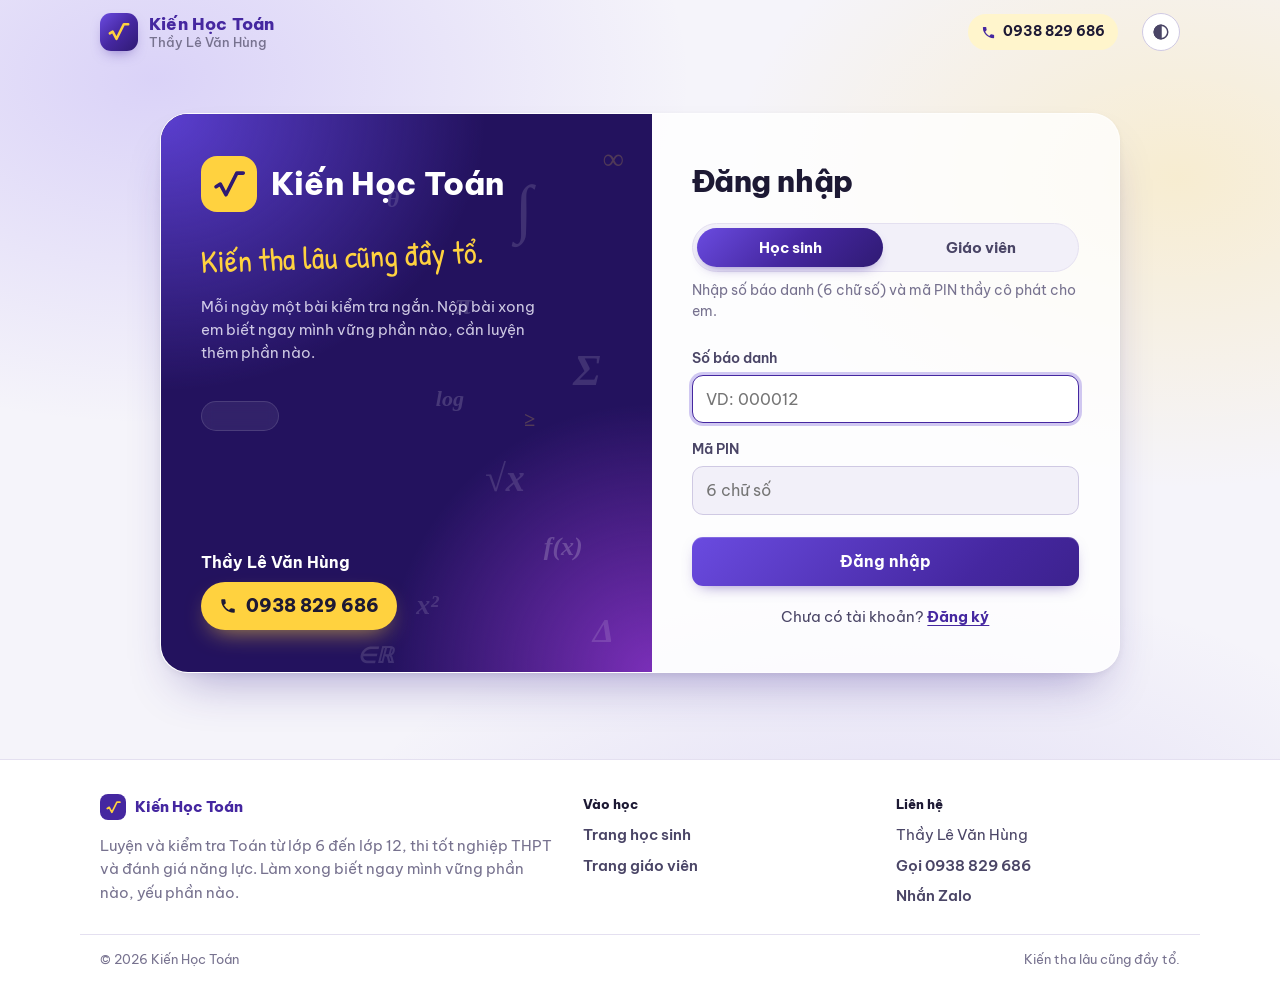
<file: index.html>
<!doctype html>
<html lang="vi">
<head>
<meta charset="utf-8">
<meta name="viewport" content="width=device-width,initial-scale=1">
<title>Kiến Học Toán – Kiểm tra trực tuyến</title>
<meta name="description" content="Kiến Học Toán – Thầy Lê Văn Hùng. Kiểm tra Toán 10, 11, 12 trực tuyến: theo bài, theo chương, giữa kì, cuối kì, thi tốt nghiệp THPT, đánh giá năng lực.">
<meta name="theme-color" content="#4527a0">
<link rel="icon" href="data:image/svg+xml,%3Csvg xmlns='http://www.w3.org/2000/svg' viewBox='0 0 40 40'%3E%3Crect width='40' height='40' rx='10' fill='%234527a0'/%3E%3Cpath d='M7 22.5l4.2-2.6 5.6 10.6L27.6 9H34' fill='none' stroke='%23ffd23f' stroke-width='3.6' stroke-linecap='round' stroke-linejoin='round'/%3E%3C/svg%3E">
<link rel="stylesheet" href="assets/katex/katex.min.css">
<link rel="stylesheet" href="assets/style.css">
<link rel="stylesheet" href="assets/game.css">
</head>
<body>
<header class="top">
  <div class="wrap">
    <a class="logo" id="goHome" href="#" onclick="return false" aria-label="Kiến Học Toán – về trang chủ"><span class="mark"><svg viewBox="0 0 40 40" aria-hidden="true"><path d="M7 22.5l4.2-2.6 5.6 10.6L27.6 9H34" fill="none" stroke="currentColor" stroke-width="3.6" stroke-linecap="round" stroke-linejoin="round"/></svg></span><span class="t"><b>Kiến Học Toán</b><small>Thầy Lê Văn Hùng</small></span></a>
    <div class="sp"></div>
    <a class="hphone" id="hPhone" hidden></a>
    <div class="student" id="who"></div>
    <button class="iconbtn" id="themeBtn" title="Đổi giao diện sáng/tối" aria-label="Đổi giao diện sáng/tối"><svg width="18" height="18" viewBox="0 0 24 24" fill="none" stroke="currentColor" stroke-width="2"><circle cx="12" cy="12" r="9"/><path d="M12 3a9 9 0 0 0 0 18z" fill="currentColor"/></svg></button>
  </div>
</header>
<main id="app"></main>
<footer class="site-foot" id="siteFoot"></footer>
<div id="modalRoot"></div>
<script src="assets/katex/katex.min.js"></script>
<script src="assets/katex/auto-render.min.js"></script>
<script src="assets/config.js"></script>
<script src="assets/curriculum.js"></script>
<script src="assets/core.js"></script>
<script src="assets/ui.js"></script>
<script src="assets/calc.js"></script>
<script src="assets/gamedata.js"></script>
<script src="assets/game-art.js"></script>
<script src="assets/game.js"></script>
<script src="assets/student.js"></script>
</body>
</html>
</file>
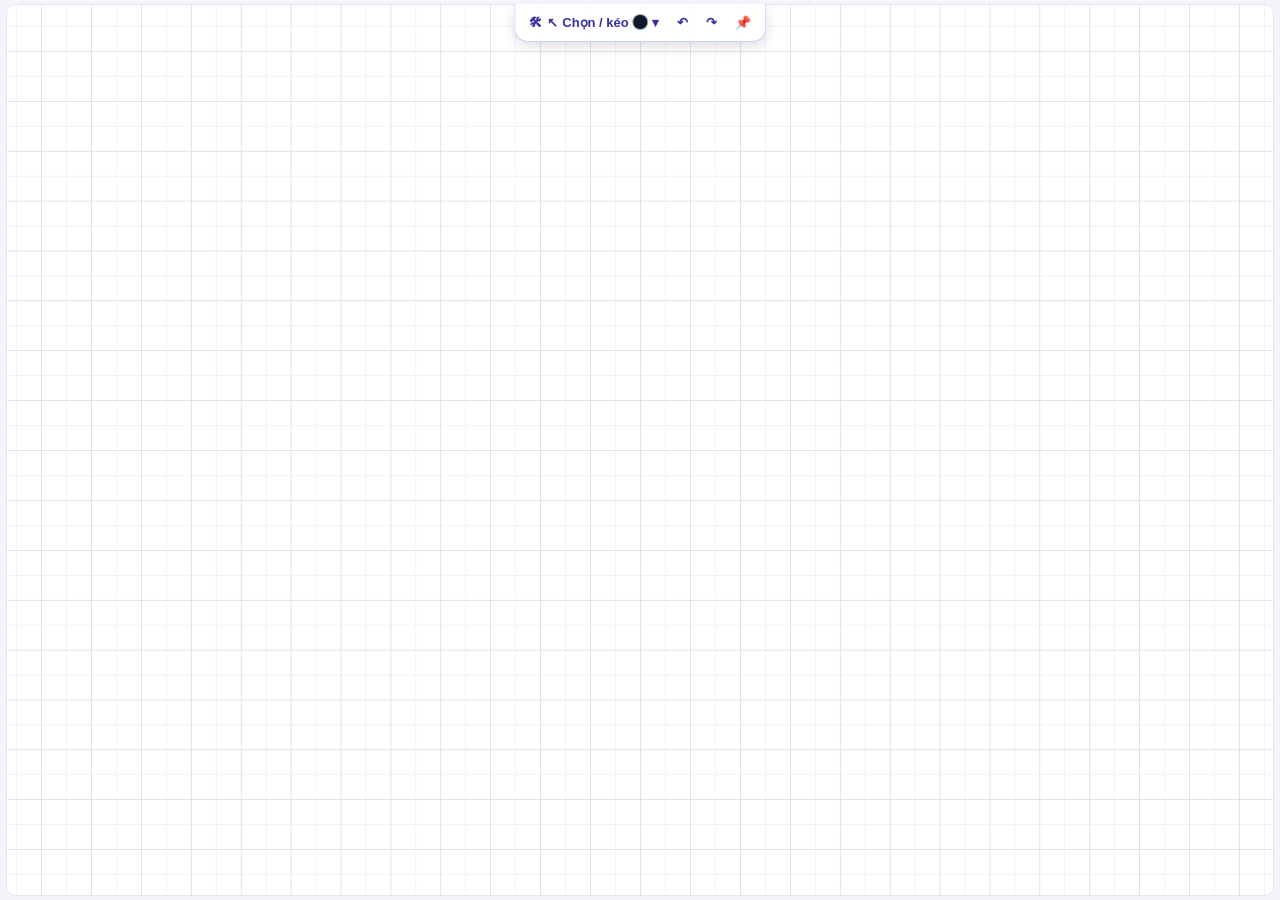
<file: bangphu.html>
<!doctype html>
<html lang="vi"><head><meta charset="utf-8"><meta name="viewport" content="width=device-width, initial-scale=1"><title>Bảng phụ</title>
<link rel="stylesheet" href="assets/bangphu.css"></head>
<body class="board"><div class="wrap"><nav class="side" id="side" style="display:none"></nav><main id="main"></main></div>
<script src="assets/bangphu.js"></script></body></html>
</file>
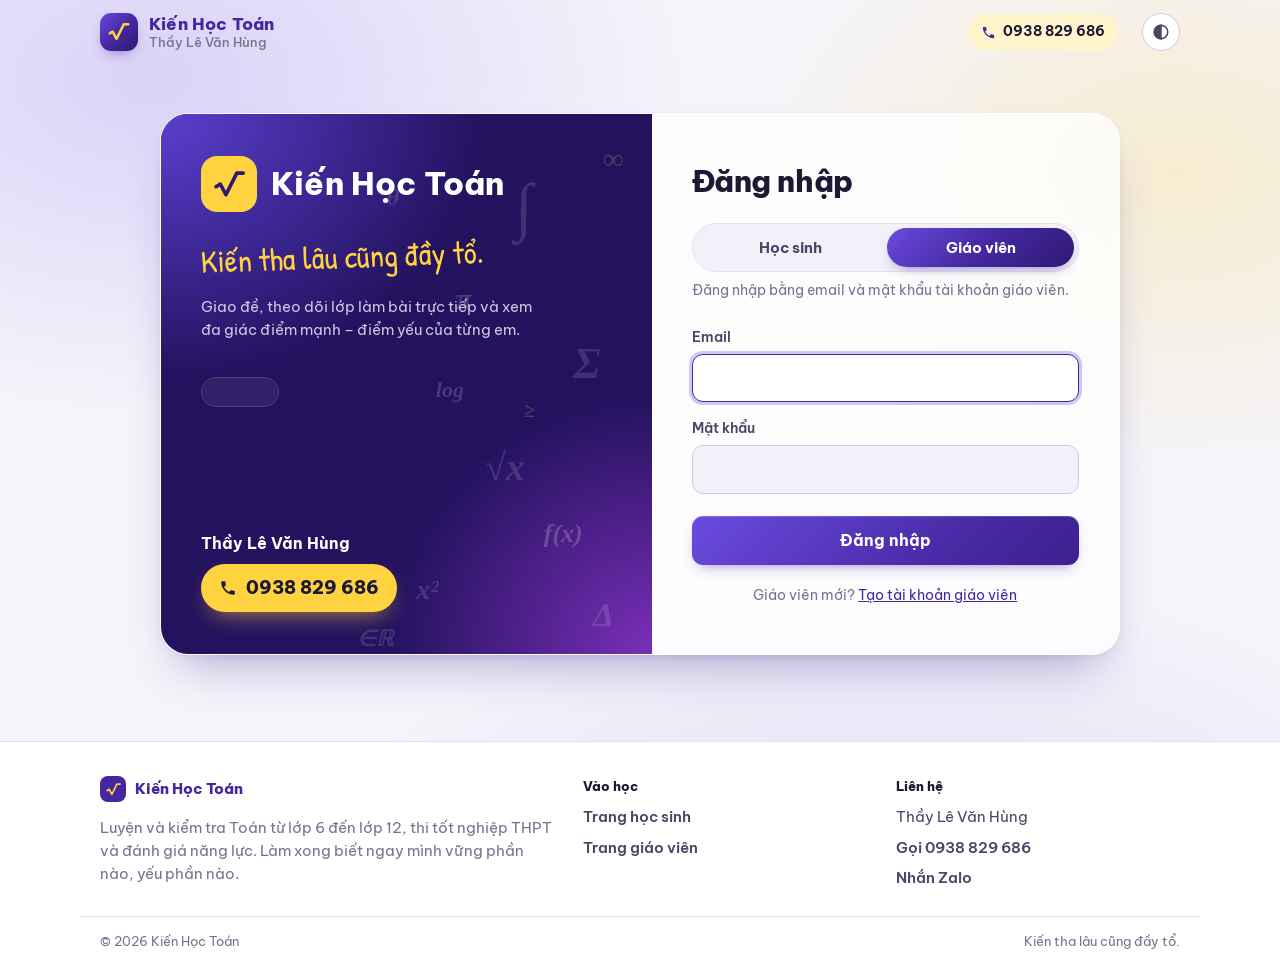
<file: giaovien.html>
<!doctype html>
<html lang="vi">
<head>
<meta charset="utf-8">
<meta name="viewport" content="width=device-width,initial-scale=1">
<title>Giáo viên – Kiến Học Toán</title>
<meta name="description" content="Trang giáo viên Kiến Học Toán.">
<meta name="theme-color" content="#4527a0">
<link rel="icon" href="data:image/svg+xml,%3Csvg xmlns='http://www.w3.org/2000/svg' viewBox='0 0 40 40'%3E%3Crect width='40' height='40' rx='10' fill='%234527a0'/%3E%3Cpath d='M7 22.5l4.2-2.6 5.6 10.6L27.6 9H34' fill='none' stroke='%23ffd23f' stroke-width='3.6' stroke-linecap='round' stroke-linejoin='round'/%3E%3C/svg%3E">
<link rel="stylesheet" href="assets/katex/katex.min.css">
<link rel="stylesheet" href="assets/style.css">
</head>
<body>
<header class="top">
  <div class="wrap">
    <a class="logo" id="goHome" href="#" onclick="return false" aria-label="Kiến Học Toán – về trang chủ"><span class="mark"><svg viewBox="0 0 40 40" aria-hidden="true"><path d="M7 22.5l4.2-2.6 5.6 10.6L27.6 9H34" fill="none" stroke="currentColor" stroke-width="3.6" stroke-linecap="round" stroke-linejoin="round"/></svg></span><span class="t"><b>Kiến Học Toán</b><small>Trang giáo viên</small></span></a>
    <div class="sp"></div>
    <a class="hphone" id="hPhone" hidden></a>
    <div class="student" id="who"></div>
    <button class="iconbtn" id="themeBtn" title="Đổi giao diện sáng/tối" aria-label="Đổi giao diện sáng/tối"><svg width="18" height="18" viewBox="0 0 24 24" fill="none" stroke="currentColor" stroke-width="2"><circle cx="12" cy="12" r="9"/><path d="M12 3a9 9 0 0 0 0 18z" fill="currentColor"/></svg></button>
  </div>
</header>
<main id="app"></main>
<footer class="site-foot" id="siteFoot"></footer>
<div id="modalRoot"></div>
<script src="assets/katex/katex.min.js"></script>
<script src="assets/katex/auto-render.min.js"></script>
<script src="assets/config.js"></script>
<script src="assets/curriculum.js"></script>
<script src="assets/core.js"></script>
<script src="assets/ui.js"></script>
<script src="assets/omr.js"></script>
<script src="assets/omr-ui.js"></script>
<script src="assets/teacher.js"></script>
</body>
</html>
</file>
<file: assets/style.css>
/* Kiến Học Toán — giao diện
   Ý tưởng: góc học tập của học sinh Việt Nam — mực tím, vở ô li, bút dạ quang vàng, bút đỏ chấm điểm. */
@font-face{font-family:"Be Vietnam Pro";src:url(fonts/bevietnampro-400.woff) format("woff");font-weight:400;font-display:swap}
@font-face{font-family:"Be Vietnam Pro";src:url(fonts/bevietnampro-500.woff) format("woff");font-weight:500;font-display:swap}
@font-face{font-family:"Be Vietnam Pro";src:url(fonts/bevietnampro-600.woff) format("woff");font-weight:600;font-display:swap}
@font-face{font-family:"Be Vietnam Pro";src:url(fonts/bevietnampro-700.woff) format("woff");font-weight:700 750;font-display:swap}
@font-face{font-family:"Be Vietnam Pro";src:url(fonts/bevietnampro-800.woff) format("woff");font-weight:800 900;font-display:swap}
@font-face{font-family:"Patrick Hand";src:url(fonts/patrickhand.woff) format("woff");font-weight:400;font-display:swap}
:root{
  --bg:#f5f4fa; --surface:#ffffff; --surface-2:#f2f0f9; --ink:#1d1934; --ink-2:#4a4566; --ink-3:#77728f;
  --line:#e4e0f0; --line-2:#cfc9e3;
  --brand:#4527a0; --brand-2:#5b3fd0; --brand-soft:#ebe6fb; --brand-deep:#2f1a73;
  --accent:#ffd23f; --accent-2:#f4bd00; --accent-soft:#fff5cc; --on-accent:#1d1934;
  --pen:#d3302c; --mark-bg:#4527a0;
  --ok:#1d7a47; --ok-soft:#e1f3e8; --bad:#c62828; --bad-soft:#fbe5e4; --warn:#a86400; --warn-soft:#fdf0d8;
  --radar-1:#4527a0; --radar-2:#e09b00;
  --grid:rgba(69,39,160,.09); --grid-strong:rgba(69,39,160,.16);
  --shadow:0 1px 0 rgba(29,25,52,.04),0 8px 24px -12px rgba(29,25,52,.18);
  --on-brand:#ffffff; --r:16px; --r-s:10px;
  --font:"Be Vietnam Pro","Segoe UI",system-ui,-apple-system,Roboto,Arial,sans-serif;
  --hand:"Patrick Hand","Comic Sans MS",cursive;
  --serif:"Times New Roman","Noto Serif",Georgia,serif;
}
@media (prefers-color-scheme:dark){
  :root:not([data-theme="light"]){
    --bg:#14111f; --surface:#1c182c; --surface-2:#18142a; --ink:#ece9f8; --ink-2:#bdb7d8; --ink-3:#8d87aa;
    --line:#2b2543; --line-2:#3a3358; --brand:#a894ff; --brand-2:#bcadff; --brand-soft:#28214a; --brand-deep:#1b1338;
    --accent:#ffd23f; --accent-2:#ffdf6e; --accent-soft:#352c10; --on-accent:#1d1934;
    --pen:#ff6a62;
    --ok:#4cc985; --ok-soft:#14301f; --bad:#ff7b72; --bad-soft:#3a1a1c; --warn:#f0b54a; --warn-soft:#352812;
    --radar-1:#a894ff; --radar-2:#ffd23f; --grid:rgba(168,148,255,.08); --grid-strong:rgba(168,148,255,.14);
    --on-brand:#14111f; --shadow:0 1px 0 rgba(0,0,0,.3),0 10px 28px -12px rgba(0,0,0,.6);
  }
}
:root[data-theme="dark"]{
  --bg:#14111f; --surface:#1c182c; --surface-2:#18142a; --ink:#ece9f8; --ink-2:#bdb7d8; --ink-3:#8d87aa;
  --line:#2b2543; --line-2:#3a3358; --brand:#a894ff; --brand-2:#bcadff; --brand-soft:#28214a; --brand-deep:#1b1338;
  --accent:#ffd23f; --accent-2:#ffdf6e; --accent-soft:#352c10; --on-accent:#1d1934;
  --pen:#ff6a62;
  --ok:#4cc985; --ok-soft:#14301f; --bad:#ff7b72; --bad-soft:#3a1a1c; --warn:#f0b54a; --warn-soft:#352812;
  --radar-1:#a894ff; --radar-2:#ffd23f; --grid:rgba(168,148,255,.08); --grid-strong:rgba(168,148,255,.14);
  --on-brand:#14111f; --shadow:0 1px 0 rgba(0,0,0,.3),0 10px 28px -12px rgba(0,0,0,.6);
}
*{box-sizing:border-box}
html,body{margin:0;padding:0}
body{background:var(--bg);color:var(--ink);font-family:var(--font);font-size:16px;line-height:1.55;-webkit-font-smoothing:antialiased;min-height:100vh;display:flex;flex-direction:column}
main{flex:1}
button,input,select,textarea{font:inherit;color:inherit}
button{cursor:pointer}
a{color:var(--brand)}
:focus-visible{outline:3px solid var(--accent-2);outline-offset:2px;border-radius:6px}
.wrap{max-width:1120px;margin:0 auto;padding:0 20px}
@media (max-width:600px){.wrap{padding:0 16px}}
@media (prefers-reduced-motion:reduce){*{transition:none!important;animation:none!important}}

/* vở ô li: ô vuông nhỏ, cứ 4 ô có 1 đường đậm */
.oli{background-color:var(--surface);
  background-image:linear-gradient(var(--grid-strong) 1px,transparent 1px),linear-gradient(90deg,var(--grid-strong) 1px,transparent 1px),
    linear-gradient(var(--grid) 1px,transparent 1px),linear-gradient(90deg,var(--grid) 1px,transparent 1px);
  background-size:40px 40px,40px 40px,10px 10px,10px 10px}

/* ---------- logo ---------- */
.mark{width:38px;height:38px;border-radius:11px;background:var(--mark-bg,#4527a0);color:var(--accent);display:grid;place-items:center;flex:none}
.mark svg{width:72%;height:72%}
.mark.sm{width:26px;height:26px;border-radius:8px}
.mark.lg{width:56px;height:56px;border-radius:16px;background:var(--accent);color:var(--brand-deep)}

/* ---------- header ---------- */
.top{position:sticky;top:0;z-index:20;background:color-mix(in srgb,var(--surface) 92%,transparent);backdrop-filter:blur(10px);border-bottom:1px solid var(--line)}
.top .wrap{display:flex;align-items:center;gap:12px;height:64px}
.logo{display:flex;align-items:center;gap:11px;color:var(--ink);text-decoration:none;cursor:pointer;min-width:0}
.logo .t{display:flex;flex-direction:column;line-height:1.15;min-width:0}
.logo .t b{font-weight:800;font-size:17px;letter-spacing:.2px;color:var(--brand);white-space:nowrap}
.logo .t small{font-size:12.5px;color:var(--ink-3);font-weight:500;white-space:nowrap}
.top .sp{flex:1}
.hphone{display:inline-flex;align-items:center;gap:7px;padding:7px 13px;border-radius:999px;background:var(--accent-soft);color:var(--ink);text-decoration:none;font-weight:700;font-size:14px;font-variant-numeric:tabular-nums;white-space:nowrap}
.hphone svg{width:15px;height:15px;color:var(--brand)}
.hphone:hover{background:var(--accent)}
.student{display:flex;align-items:center;gap:8px}
.iconbtn{border:1px solid var(--line-2);background:var(--surface);border-radius:999px;width:38px;height:38px;display:grid;place-items:center;flex:none;color:var(--ink-2)}
.iconbtn:hover{color:var(--brand);border-color:var(--brand)}
@media (max-width:860px){.hphone span{display:none}.hphone{padding:9px}}
@media (max-width:600px){.logo .t small{display:none}.logo .t b{font-size:15.5px}}

/* ---------- footer ---------- */
.site-foot{border-top:1px solid var(--line);background:var(--surface);margin-top:40px}
.site-foot .wrap{display:flex;align-items:center;justify-content:space-between;gap:12px;flex-wrap:wrap;padding-top:18px;padding-bottom:18px;font-size:14px;color:var(--ink-2)}
.f-brand{display:flex;align-items:center;gap:9px}
.f-brand b{color:var(--brand);font-weight:800}
.f-contact{display:flex;gap:16px;align-items:center}
.f-contact a{font-weight:700;text-decoration:none;font-variant-numeric:tabular-nums}

/* ---------- đăng nhập ---------- */
.center{display:grid;place-items:center;padding:36px 0}
.auth{width:100%;max-width:880px;display:grid;grid-template-columns:1.05fr 1fr;border-radius:22px;overflow:hidden;background:var(--surface);border:1px solid var(--line);box-shadow:var(--shadow)}
.brandpanel{position:relative;background:var(--brand-deep);color:#f3f0ff;padding:36px 34px;display:flex;flex-direction:column;gap:14px;
  background-image:linear-gradient(rgba(255,255,255,.08) 1px,transparent 1px),linear-gradient(90deg,rgba(255,255,255,.08) 1px,transparent 1px),
    linear-gradient(rgba(255,255,255,.035) 1px,transparent 1px),linear-gradient(90deg,rgba(255,255,255,.035) 1px,transparent 1px);
  background-size:44px 44px,44px 44px,11px 11px,11px 11px}
.bp-logo{display:flex;align-items:center;gap:14px}
.bp-name{font-size:30px;font-weight:800;line-height:1.1;letter-spacing:.2px;color:#fff}
.bp-saying{font-family:var(--hand);font-size:30px;line-height:1.15;color:var(--accent);margin:18px 0 0;transform:rotate(-2deg);transform-origin:left}
.bp-text{margin:0;color:rgba(243,240,255,.82);font-size:15px;max-width:34ch}
.bp-contact{margin-top:auto;padding-top:22px;display:flex;flex-direction:column;gap:8px;align-items:flex-start}
.bp-contact b{font-size:16px;color:#fff}
.bp-call{display:inline-flex;align-items:center;gap:9px;background:var(--accent);color:var(--on-accent);text-decoration:none;font-weight:800;font-size:18px;padding:10px 18px;border-radius:999px;font-variant-numeric:tabular-nums}
.bp-call svg{width:18px;height:18px}
.bp-call:hover{background:#fff}
.auth .login{width:100%;display:flex;flex-direction:column;gap:6px;padding:36px 34px;border:0;border-radius:0;box-shadow:none;background:var(--surface)}
.login h1{margin:0;font-size:26px;font-weight:800}
.login label{font-size:13.5px;color:var(--ink-2);margin-top:10px;font-weight:600}
.login .sub{margin:2px 0 4px;color:var(--ink-3);font-size:14px}
.login input,.form input,.form select,.form textarea{width:100%;padding:11px 13px;border:1.5px solid var(--line-2);border-radius:var(--r-s);background:var(--surface-2);font-size:16px}
.login input:focus,.form input:focus,.form select:focus,.form textarea:focus{outline:none;border-color:var(--brand);background:var(--surface)}
.login .btn{margin-top:16px;padding:12px;font-size:16px}
.roles{display:grid;grid-template-columns:1fr 1fr;gap:4px;background:var(--surface-2);border:1px solid var(--line);border-radius:999px;padding:4px;margin:12px 0 2px}
.roles>*{border:0;background:none;padding:8px 10px;border-radius:999px;text-align:center;font-weight:700;font-size:15px;color:var(--ink-2);text-decoration:none;cursor:pointer}
.roles>*:hover{color:var(--brand)}
.roles .on{background:var(--brand);color:var(--on-brand);cursor:default}
.roles .on:hover{color:var(--on-brand)}
@media (max-width:760px){
  .center{padding:16px 0}
  .auth{grid-template-columns:1fr;border-radius:18px}
  .brandpanel{padding:24px 22px;gap:8px}
  .bp-name{font-size:24px}.mark.lg{width:46px;height:46px}
  .bp-saying{font-size:24px;margin-top:8px}
  .bp-text{display:none}
  .bp-contact{padding-top:10px;flex-direction:row;align-items:center;flex-wrap:wrap;gap:10px 14px}
  .bp-call{font-size:16px;padding:8px 14px}
  .auth .login{padding:24px 22px}
}

/* ---------- trang chủ học sinh ---------- */
.hero{margin:26px 0 6px;padding:26px 28px;border-radius:var(--r);border:1px solid var(--line)}
.hero{background-color:var(--surface);
  background-image:linear-gradient(var(--grid-strong) 1px,transparent 1px),linear-gradient(90deg,var(--grid-strong) 1px,transparent 1px),
    linear-gradient(var(--grid) 1px,transparent 1px),linear-gradient(90deg,var(--grid) 1px,transparent 1px);
  background-size:40px 40px,40px 40px,10px 10px,10px 10px;background-position:-1px -1px}
.hero h1{font-size:32px;line-height:1.2;margin:0 0 6px;font-weight:800;letter-spacing:-.3px;color:var(--brand)}
.hero p{margin:0;color:var(--ink-2);max-width:62ch}
@media (max-width:600px){.hero{padding:20px 18px;margin-top:16px}.hero h1{font-size:26px}}
.grades{display:flex;gap:8px;flex-wrap:wrap;margin:6px 0 14px}
.grade{position:relative;border:1.5px solid var(--line-2);background:var(--surface);padding:8px 18px;border-radius:999px;font-weight:700;min-width:84px;color:var(--ink-2)}
.grade:hover:not([disabled]){border-color:var(--brand);color:var(--brand)}
.grade.on{background:var(--brand);border-color:var(--brand);color:var(--on-brand)}
.grade[disabled]{opacity:.5;cursor:not-allowed}
.grade small{display:block;font-size:10.5px;font-weight:500;opacity:.8;line-height:1}
.bankinfo{font-size:13.5px;color:var(--ink-3);margin:6px 0 0}

.section-t{font-size:20px;letter-spacing:-.1px;color:var(--ink);font-weight:800;margin:34px 0 12px;display:flex;align-items:center;gap:10px}
.section-t::before{content:"";width:6px;height:22px;border-radius:3px;background:var(--accent)}
.cards{display:grid;grid-template-columns:repeat(auto-fill,minmax(250px,1fr));gap:14px}
.card{background:var(--surface);border:1px solid var(--line);border-radius:var(--r);padding:18px;display:flex;flex-direction:column;gap:10px;text-align:left}
.card:hover{border-color:var(--line-2)}
.card h3{margin:0;font-size:18px;line-height:1.3;font-weight:750}
.card p{margin:0;color:var(--ink-2);font-size:14px}
.card .meta{font-size:13px;color:var(--ink-3)}
.card .row{display:flex;gap:8px;align-items:center;margin-top:auto;flex-wrap:wrap}
.card .row.stack{flex-direction:column;align-items:stretch}
.card .row.stack select{flex:none;width:100%}
.card select{flex:1;min-width:0;padding:9px 10px;border-radius:var(--r-s);border:1.5px solid var(--line-2);background:var(--surface-2)}
.card .tag{display:inline-block;font-size:12px;font-weight:700;padding:3px 9px;border-radius:999px;background:var(--brand-soft);color:var(--brand);align-self:flex-start}
.card .tag.acc{background:var(--accent-soft);color:var(--ink)}
.card.disabled{opacity:.6}
.btn{border:0;border-radius:var(--r-s);padding:10px 16px;font-weight:700;background:var(--brand);color:var(--on-brand);transition:background .15s,transform .05s}
.btn:hover{background:var(--brand-2)}
.btn:active{transform:translateY(1px)}
.btn[disabled]{opacity:.45;cursor:not-allowed;background:var(--brand)}
.btn.ghost{background:transparent;color:var(--brand);border:1.5px solid var(--line-2)}
.btn.ghost:hover{border-color:var(--brand);background:var(--brand-soft)}
.btn.acc{background:var(--accent);color:var(--on-accent)}
.btn.acc:hover{background:var(--accent-2)}
.btn.acc[disabled]{background:var(--accent)}
.btn.sm{padding:7px 12px;font-size:14px}
.terms{display:grid;grid-template-columns:1fr 1fr;gap:8px}
.terms .btn{width:100%}

/* ---------- hồ sơ ---------- */
.profile{display:grid;grid-template-columns:minmax(0,1.1fr) minmax(0,1fr);gap:16px}
@media (max-width:820px){.profile{grid-template-columns:minmax(0,1fr)}}
.panel{background:var(--surface);border:1px solid var(--line);border-radius:var(--r);padding:20px}
.panel h3{margin:0 0 4px;font-size:17px;font-weight:750}
.panel .sub{color:var(--ink-3);font-size:13.5px;margin:0 0 10px}
.hist{list-style:none;margin:0;padding:0;max-height:360px;overflow:auto}
.hist li{display:flex;gap:12px;align-items:center;padding:10px 4px;border-bottom:1px solid var(--line)}
.hist li:last-child{border-bottom:0}
.hist .sc{font-family:var(--hand);color:var(--pen);font-size:24px;line-height:1;width:50px;text-align:center;font-variant-numeric:tabular-nums}
.hist .ti{flex:1;min-width:0}
.hist .ti b{display:block;font-weight:600;font-size:14.5px;white-space:nowrap;overflow:hidden;text-overflow:ellipsis}
.hist .ti span{font-size:12.5px;color:var(--ink-3)}
.empty{color:var(--ink-3);font-size:14px;padding:18px 0;text-align:center}

/* ---------- làm bài ---------- */
.exam-head{position:sticky;top:64px;z-index:15;background:color-mix(in srgb,var(--bg) 94%,transparent);backdrop-filter:blur(8px);padding:12px 0;border-bottom:1px solid var(--line)}
.exam-head .wrap{display:flex;align-items:center;gap:14px;flex-wrap:wrap}
.exam-head h2{margin:0;font-size:18px;flex:1;min-width:200px;font-weight:750}
.timer{font-variant-numeric:tabular-nums;font-weight:800;font-size:19px;padding:6px 14px;border-radius:999px;background:var(--brand-soft);color:var(--brand)}
.timer.low{background:var(--bad-soft);color:var(--bad)}
.prog{font-size:14px;color:var(--ink-2)}
.exam-grid{display:grid;grid-template-columns:minmax(0,1fr) 260px;gap:20px;padding:20px 0 60px;align-items:start}
@media (max-width:900px){.exam-grid{grid-template-columns:1fr}.navbox{position:static!important;order:-1}}
.part-t{font-weight:800;font-size:16px;margin:20px 0 10px;color:var(--brand)}
.part-t small{font-weight:500;color:var(--ink-3);font-size:13px;margin-left:6px}
.q{background:var(--surface);border:1px solid var(--line);border-radius:var(--r);padding:18px 20px;margin-bottom:14px;scroll-margin-top:150px}
.q .qh{display:flex;gap:8px;align-items:baseline;margin-bottom:8px;flex-wrap:wrap}
.q .qn{font-weight:800;color:var(--brand)}
.q .lvl{font-size:11.5px;font-weight:700;padding:1px 8px;border-radius:999px;background:var(--surface-2);border:1px solid var(--line);color:var(--ink-3)}
.q .flag{margin-left:auto;border:0;background:none;color:var(--ink-3);font-size:13px;border-radius:6px;padding:2px 6px}
.q .flag.on{color:var(--on-accent);background:var(--accent);font-weight:700}
.qtext{font-family:var(--serif);font-size:18px;line-height:1.6;overflow-wrap:anywhere}
.qtext .c,.sol .c{text-align:center}
.qtext ul,.qtext ol{margin:4px 0;padding-left:22px}
img.fig{max-width:100%;height:auto;background:#fff;border-radius:6px;padding:4px;display:inline-block;vertical-align:middle}
.qtext .katex-display{overflow-x:auto;overflow-y:hidden;padding:2px 0}
.opts{display:grid;grid-template-columns:1fr 1fr;gap:8px;margin-top:12px}
.opts.one{grid-template-columns:1fr}
@media (max-width:640px){.opts{grid-template-columns:1fr}}
.opt{display:flex;gap:10px;align-items:flex-start;text-align:left;border:1.5px solid var(--line);background:var(--surface-2);border-radius:var(--r-s);padding:9px 12px;font-family:var(--serif);font-size:17.5px;min-width:0;transition:border-color .12s,background .12s}
.opt:hover:not([disabled]){border-color:var(--brand-2)}
.opt .L{flex:none;width:27px;height:27px;border-radius:50%;display:grid;place-items:center;font-family:var(--font);font-weight:800;font-size:13.5px;border:1.5px solid var(--line-2);color:var(--ink-2);background:var(--surface)}
.opt .v{min-width:0;overflow-wrap:anywhere;padding-top:1px}
.opt.sel{border-color:var(--brand);background:var(--brand-soft)}
.opt.sel .L{background:var(--brand);border-color:var(--brand);color:var(--on-brand)}
.opt.right{border-color:var(--ok);background:var(--ok-soft)}
.opt.right .L{background:var(--ok);border-color:var(--ok);color:#fff}
.opt.wrong{border-color:var(--bad);background:var(--bad-soft)}
.opt.wrong .L{background:var(--bad);border-color:var(--bad);color:#fff}
.tf{margin-top:12px;border:1px solid var(--line);border-radius:var(--r-s);overflow:hidden}
.tf .r{display:grid;grid-template-columns:28px minmax(0,1fr) auto;gap:10px;align-items:center;padding:9px 12px;border-bottom:1px solid var(--line);background:var(--surface-2)}
.tf .r:last-child{border-bottom:0}
.tf .k{font-weight:800;color:var(--ink-2)}
.tf .v{font-family:var(--serif);font-size:17.5px;overflow-wrap:anywhere;min-width:0}
.tf .sw{display:flex;gap:6px}
.tf .sw button{border:1.5px solid var(--line-2);background:var(--surface);border-radius:8px;padding:5px 13px;font-weight:700;font-size:14px}
.tf .sw button.on.t{background:var(--ok);border-color:var(--ok);color:#fff}
.tf .sw button.on.f{background:var(--bad);border-color:var(--bad);color:#fff}
.tf .r.right{background:var(--ok-soft)}
.tf .r.wrong{background:var(--bad-soft)}
.tf .key{font-size:12.5px;font-weight:700;margin-left:6px}
@media (max-width:520px){.tf .r{grid-template-columns:24px minmax(0,1fr)}.tf .sw{grid-column:2}}
.sa{margin-top:12px;display:flex;gap:10px;align-items:center;flex-wrap:wrap}
.sa input{width:200px;padding:9px 12px;border:1.5px solid var(--line-2);border-radius:var(--r-s);background:var(--surface-2);font-size:17px;font-variant-numeric:tabular-nums}
.sa input:focus{outline:none;border-color:var(--brand);background:var(--surface)}
.sa .hint{font-size:13px;color:var(--ink-3)}
.sa-in{display:flex;align-items:stretch}
.sa-in .neg{min-width:44px;-webkit-tap-highlight-color:transparent;font-family:inherit;border:1.5px solid var(--line-2);border-right:0;border-radius:var(--r-s) 0 0 var(--r-s);background:var(--surface);color:var(--ink);font-size:20px;font-weight:600;cursor:pointer;line-height:1}
.sa-in .neg:active{background:var(--brand);color:#fff;border-color:var(--brand)}
.sa-in .neg:focus-visible{outline:2px solid var(--brand);outline-offset:2px}
.sa-in .neg+input{border-radius:0 var(--r-s) var(--r-s) 0}
.navbox{position:sticky;top:150px;background:var(--surface);border:1px solid var(--line);border-radius:var(--r);padding:16px}
.navbox h4{margin:0 0 10px;font-size:14px;color:var(--ink-2);font-weight:750}
.navgrid{display:grid;grid-template-columns:repeat(6,1fr);gap:6px;margin-bottom:12px}
.navgrid button{border:1px solid var(--line-2);background:var(--surface-2);border-radius:8px;height:34px;font-size:13.5px;font-weight:700;padding:0}
.navgrid button.done{background:var(--brand);border-color:var(--brand);color:var(--on-brand)}
.navgrid button.flagged{box-shadow:inset 0 -4px 0 var(--accent)}
.navgrid button.right{background:var(--ok);border-color:var(--ok);color:#fff}
.navgrid button.wrong{background:var(--bad);border-color:var(--bad);color:#fff}
.navgrid button.part{background:var(--warn);border-color:var(--warn);color:#fff}
.legend{display:flex;flex-wrap:wrap;gap:10px;font-size:12px;color:var(--ink-3);margin-bottom:12px}
.legend i{display:inline-block;width:10px;height:10px;border-radius:3px;margin-right:4px;vertical-align:-1px}
.navbox .btn{width:100%}

/* ---------- kết quả: điểm chấm bằng bút đỏ trên giấy ô li ---------- */
.res-top{display:grid;grid-template-columns:280px minmax(0,1fr);gap:16px;margin:22px 0 16px}
@media (max-width:760px){.res-top{grid-template-columns:1fr}}
.score{position:relative;border-radius:var(--r);padding:22px 24px;display:flex;flex-direction:column;justify-content:center;border:1px solid var(--line);color:var(--ink);
  background-color:var(--surface);
  background-image:linear-gradient(var(--grid-strong) 1px,transparent 1px),linear-gradient(90deg,var(--grid-strong) 1px,transparent 1px),
    linear-gradient(var(--grid) 1px,transparent 1px),linear-gradient(90deg,var(--grid) 1px,transparent 1px);
  background-size:40px 40px,40px 40px,10px 10px,10px 10px}
.score .big{font-family:var(--hand);color:var(--pen);font-size:86px;line-height:.9;font-variant-numeric:tabular-nums;align-self:flex-start;
  padding:10px 22px 4px 18px;border:3px solid var(--pen);border-radius:52% 48% 55% 45% / 58% 50% 50% 42%;transform:rotate(-5deg);margin:4px 0 8px 4px;animation:penIn .5s ease-out both}
.score .big small{font-size:30px;opacity:.85}
.score .lab{color:var(--ink-2);font-size:14px;margin-top:6px}
.score .rank{margin-top:4px;font-family:var(--hand);color:var(--pen);font-size:26px;line-height:1.1}
@keyframes penIn{from{opacity:0;transform:rotate(-5deg) scale(1.25)}to{opacity:1;transform:rotate(-5deg) scale(1)}}
.kpis{display:grid;grid-template-columns:repeat(auto-fit,minmax(150px,1fr));gap:12px}
.kpi{background:var(--surface);border:1px solid var(--line);border-radius:var(--r);padding:14px 16px}
.kpi .n{font-size:24px;font-weight:800;font-variant-numeric:tabular-nums}
.kpi .l{font-size:13px;color:var(--ink-3)}
.kpi .bar{height:6px;border-radius:9px;background:var(--line);margin-top:8px;overflow:hidden}
.kpi .bar i{display:block;height:100%;background:var(--brand-2);border-radius:9px}
.radars{display:grid;grid-template-columns:1fr 1fr;gap:16px}
@media (max-width:820px){.radars{grid-template-columns:1fr}}
.radar-box svg{width:100%;height:auto;display:block}
.radar-box .lg{display:flex;gap:14px;font-size:12.5px;color:var(--ink-2);margin-top:4px;flex-wrap:wrap}
.radar-box .lg i{display:inline-block;width:14px;height:3px;border-radius:2px;margin-right:5px;vertical-align:3px}
.radar-axis{font-size:11.5px;fill:var(--ink-2);font-family:var(--font)}
.radar-val{font-size:10.5px;fill:var(--ink-3);font-family:var(--font);font-variant-numeric:tabular-nums}
.sw-list{display:grid;grid-template-columns:1fr 1fr;gap:16px;margin-top:16px}
@media (max-width:820px){.sw-list{grid-template-columns:1fr}}
.sw-list ul{list-style:none;padding:0;margin:0}
.sw-list li{display:flex;gap:10px;align-items:center;padding:8px 0;border-bottom:1px solid var(--line);font-size:14.5px}
.sw-list li:last-child{border-bottom:0}
.sw-list .pct{font-weight:800;width:48px;text-align:right;font-variant-numeric:tabular-nums}
.sw-list .nm{flex:1;min-width:0}
.recs{display:grid;gap:10px;margin-top:6px}
.rec{display:flex;gap:14px;align-items:center;border:1px solid var(--line);border-left:5px solid var(--accent);border-radius:var(--r-s);padding:12px 14px;background:var(--surface)}
.rec .tx{flex:1;min-width:0}
.rec .tx b{display:block}
.rec .tx span{font-size:13.5px;color:var(--ink-2)}
@media (max-width:560px){.rec{flex-direction:column;align-items:stretch}}
.review-t{display:flex;align-items:center;gap:10px;flex-wrap:wrap}
.review-t .sp{flex:1}
.filters{display:flex;gap:6px;flex-wrap:wrap}
.filters button{border:1.5px solid var(--line-2);background:var(--surface);border-radius:999px;padding:5px 13px;font-size:13.5px;font-weight:600}
.filters button.on{background:var(--brand);color:var(--on-brand);border-color:var(--brand)}
.verdict{font-size:12px;font-weight:800;padding:2px 9px;border-radius:999px}
.verdict.ok{background:var(--ok-soft);color:var(--ok)}
.verdict.bad{background:var(--bad-soft);color:var(--bad)}
.verdict.part{background:var(--warn-soft);color:var(--warn)}
.verdict.skip{background:var(--surface-2);color:var(--ink-3);border:1px solid var(--line)}
.keyline{margin-top:10px;font-size:14.5px;color:var(--ink-2)}
.keyline b{color:var(--ok)}
details.sol{margin-top:10px;border-top:1px dashed var(--line-2);padding-top:8px}
details.sol summary{cursor:pointer;color:var(--brand);font-size:14px;font-weight:700}
details.sol div{font-family:var(--serif);font-size:17px;margin-top:6px}
.qsrc{font-size:11.5px;color:var(--ink-3);margin-left:auto}

/* ---------- hộp thoại, thông báo ---------- */
.modal-bg{position:fixed;inset:0;background:rgba(20,14,40,.5);display:grid;place-items:center;z-index:50;padding:16px}
.modal{background:var(--surface);border-radius:18px;max-width:520px;width:100%;padding:24px;box-shadow:0 24px 70px rgba(10,6,30,.35);max-height:90vh;overflow:auto}
.modal h3{margin:0 0 6px;font-size:20px;font-weight:800}
.modal p{color:var(--ink-2);margin:0 0 12px}
.modal .grid3{display:grid;grid-template-columns:repeat(3,1fr);gap:10px;margin:10px 0}
.modal label{font-size:12.5px;color:var(--ink-2);display:block;margin-bottom:3px;font-weight:600}
.modal input[type=number]{width:100%;padding:9px 10px;border:1.5px solid var(--line-2);border-radius:var(--r-s);background:var(--surface-2)}
.modal .avail{font-size:12px;color:var(--ink-3);margin-top:2px}
.modal .acts{display:flex;gap:10px;justify-content:flex-end;margin-top:16px;flex-wrap:wrap}
.modal.wide{max-width:980px}
.note{font-size:13.5px;background:var(--warn-soft);color:var(--warn);padding:9px 12px;border-radius:var(--r-s);margin:8px 0}
.note.bad{background:var(--bad-soft);color:var(--bad)}
.foot{color:var(--ink-3);font-size:12.5px;text-align:center;padding:30px 0 10px}
.hidden{display:none!important}
.loading{padding:60px 0;text-align:center;color:var(--ink-3)}
.who-n{display:flex;flex-direction:column;line-height:1.2;text-align:right;margin-right:4px}
.who-n b{font-weight:700}
.who-n small{color:var(--ink-3);font-size:12px}
@media (max-width:600px){.who-n small{display:none}.who-n b{font-size:13px;max-width:96px;overflow:hidden;text-overflow:ellipsis;white-space:nowrap}}
.pill{font-size:11.5px;font-weight:700;padding:2px 9px;border-radius:999px;background:var(--surface-2);border:1px solid var(--line);color:var(--ink-2);white-space:nowrap}
.pill.ok{background:var(--ok-soft);color:var(--ok);border-color:transparent}
.pill.bad{background:var(--bad-soft);color:var(--bad);border-color:transparent}
.pill.warn{background:var(--warn-soft);color:var(--warn);border-color:transparent}
.pill.info{background:var(--brand-soft);color:var(--brand);border-color:transparent}
.hist li.click{cursor:pointer;border-radius:8px}
.hist li.click:hover{background:var(--surface-2)}
.savest{font-size:13px;color:var(--ink-3)}
.savest.ok{color:var(--ok)}
.savest.bad{color:var(--bad);font-weight:700}
.bars{list-style:none;margin:0;padding:0}
.bars li{padding:7px 0}
.bars .bl{display:flex;justify-content:space-between;gap:10px;font-size:14.5px}
.bar{height:6px;border-radius:9px;background:var(--line);margin-top:6px;overflow:hidden}
.bar i{display:block;height:100%;background:var(--brand-2);border-radius:9px}
.toasts{position:fixed;bottom:18px;left:50%;transform:translateX(-50%);display:flex;flex-direction:column;gap:8px;z-index:80;width:min(92vw,460px)}
.toast{background:var(--ink);color:var(--bg);padding:11px 16px;border-radius:12px;box-shadow:var(--shadow);font-size:14.5px}
.toast.bad{background:var(--bad);color:#fff}
.toast.ok{background:var(--ok);color:#fff}

/* ---------- giáo viên ---------- */
.tabs{display:flex;gap:4px;border-bottom:1px solid var(--line);margin:20px 0 20px;overflow-x:auto}
.tabs button{border:0;background:none;padding:11px 15px;font-weight:700;color:var(--ink-3);border-bottom:3px solid transparent;white-space:nowrap}
.tabs button:hover{color:var(--brand)}
.tabs button.on{color:var(--brand);border-bottom-color:var(--accent)}
.form{display:grid;grid-template-columns:repeat(auto-fit,minmax(200px,1fr));gap:12px 16px}
.form label{display:block;font-size:12.5px;color:var(--ink-2);margin-bottom:4px;font-weight:600}
.form .full{grid-column:1/-1}
.form textarea{min-height:150px;font-family:var(--font)}
.chk{display:flex;gap:8px;align-items:center;font-size:14.5px}
.chk input{width:auto;accent-color:var(--brand)}
.tbl-wrap{overflow-x:auto;border:1px solid var(--line);border-radius:var(--r);background:var(--surface)}
table.tbl{border-collapse:collapse;width:100%;font-size:14.5px}
.tbl th,.tbl td{padding:10px 12px;border-bottom:1px solid var(--line);text-align:left;white-space:nowrap}
.tbl th{font-size:12.5px;font-weight:700;color:var(--ink-2);background:var(--surface-2);position:sticky;top:0}
.tbl tr:last-child td{border-bottom:0}
.tbl td.num{text-align:right;font-variant-numeric:tabular-nums}
.tbl tr.click{cursor:pointer}
.tbl tr.click:hover td{background:var(--brand-soft)}
.mono{font-family:ui-monospace,Consolas,monospace;font-size:14px}
.prog-mini{display:inline-block;width:80px;height:6px;background:var(--line);border-radius:9px;vertical-align:middle;margin-right:6px;overflow:hidden}
.prog-mini i{display:block;height:100%;background:var(--accent-2)}
.hist-bars{display:flex;align-items:flex-end;gap:6px;height:120px;padding-top:10px}
.hist-bars div{flex:1;background:var(--brand-2);border-radius:5px 5px 0 0;position:relative;min-height:2px}
.hist-bars span{position:absolute;top:-17px;left:0;right:0;text-align:center;font-size:11px;color:var(--ink-2)}
.hist-x{display:flex;gap:6px;font-size:11px;color:var(--ink-3)}
.hist-x span{flex:1;text-align:center}
.lesson-pick{display:grid;grid-template-columns:repeat(auto-fill,minmax(260px,1fr));gap:4px 14px;max-height:280px;overflow:auto;border:1px solid var(--line);border-radius:var(--r-s);padding:10px;background:var(--surface-2)}
.progress{height:10px;background:var(--line);border-radius:9px;overflow:hidden;margin:10px 0}
.progress i{display:block;height:100%;background:var(--ok);width:0;transition:width .2s}
.qmini{font-family:var(--serif);font-size:15.5px;max-height:120px;overflow:hidden;white-space:normal;min-width:320px}
.qmini img.fig{max-height:80px;width:auto!important}
.cards-print{display:grid;grid-template-columns:repeat(3,1fr);gap:10px}
.cards-print div{border:1px dashed #999;border-radius:8px;padding:10px;font-size:13px;break-inside:avoid;color:#000;background:#fff}
.cards-print b{font-size:15px}
@media print{.top,.tabs,.noprint,.site-foot{display:none!important}body{background:#fff}}
/* chỉnh cho điện thoại */
.btn{white-space:nowrap}
.grade.on:hover:not([disabled]){color:var(--on-brand);border-color:var(--brand)}
@media (max-width:600px){
  .top:has(.who-n) .logo .t,.top:has(.who-n) .hphone{display:none}
  .top .wrap{gap:8px}
  .kpi .n{font-size:20px}
  .score .big{font-size:72px}
}

/* ---------- nhiệm vụ hôm nay + sổ câu sai ---------- */
.today{display:grid;grid-template-columns:minmax(0,1.25fr) minmax(0,1fr);gap:14px;margin-top:16px}
@media (max-width:820px){.today{grid-template-columns:1fr}}
.today h2{margin:0;font-size:20px;font-weight:800}
.today .row{display:flex;gap:8px;flex-wrap:wrap;margin-top:auto}
.mission,.book{border-radius:var(--r);padding:20px;display:flex;flex-direction:column;gap:12px}
.mission{background:var(--brand-deep);color:#f3f0ff;
  background-image:linear-gradient(rgba(255,255,255,.07) 1px,transparent 1px),linear-gradient(90deg,rgba(255,255,255,.07) 1px,transparent 1px);background-size:22px 22px}
.mission h2{color:#fff}
.mission p{margin:6px 0 0;color:rgba(243,240,255,.85);font-size:14.5px;max-width:52ch}
.mission .btn.ghost{color:#fff;border-color:rgba(255,255,255,.4)}
.mission .btn.ghost:hover{background:rgba(255,255,255,.1);border-color:#fff}
.m-head{display:flex;gap:16px;align-items:flex-start;justify-content:space-between}
.streak{flex:none;display:flex;flex-direction:column;align-items:center;justify-content:center;width:92px;height:92px;border-radius:50%;background:var(--accent);color:var(--on-accent);text-align:center;transform:rotate(-4deg)}
.streak b{font-family:var(--hand);font-size:40px;line-height:.9}
.streak span{font-size:11px;font-weight:700;line-height:1.15;max-width:70px}
.mission.done .streak{box-shadow:0 0 0 4px rgba(255,210,63,.35)}
.book{background:var(--surface);border:1px solid var(--line)}
.book p{margin:0;color:var(--ink-2);font-size:14px}
.bk-stats{display:grid;grid-template-columns:repeat(3,1fr);gap:8px}
.bk-stat{background:var(--surface-2);border-radius:var(--r-s);padding:10px 12px;display:flex;flex-direction:column}
.bk-stat b{font-size:24px;font-weight:800;line-height:1.1;font-variant-numeric:tabular-nums}
.bk-stat span{font-size:12.5px;color:var(--ink-3)}
.bk-stat.due{background:var(--accent-soft)}
.bk-stat.due b{color:var(--ink)}
.bk-stat.ok b{color:var(--ok)}
.book .bk-cw{color:var(--pen);font-weight:600;font-size:13.5px}
.book .bk-next{font-size:13.5px;color:var(--ink-3)}
.bknote{display:flex;gap:12px;align-items:center;justify-content:space-between;flex-wrap:wrap;background:var(--brand-soft);border-radius:var(--r-s);padding:10px 14px;margin:0 0 6px;font-size:14px;color:var(--ink)}
.booklist{display:grid;gap:10px;margin-top:14px}
.bk-item{background:var(--surface);border:1px solid var(--line);border-radius:var(--r);padding:14px 16px}
.bk-item.done{opacity:.7}
.bk-item .qmini{min-width:0;max-height:none;margin-top:8px;font-size:16.5px;line-height:1.55}
.bk-meta{display:flex;gap:8px;align-items:center;flex-wrap:wrap;font-size:13px;color:var(--ink-3)}
.bk-meta b{color:var(--ink);font-size:14px}
.bk-meta .sp{flex:1}
.bk-meta .lvl{font-size:11.5px;font-weight:700;padding:1px 8px;border-radius:999px;background:var(--surface-2);border:1px solid var(--line)}
.boxes{display:inline-flex;gap:3px}
.boxes i{width:10px;height:10px;border-radius:3px;background:var(--line)}
.boxes i.on{background:var(--ok)}

/* ---------- mức chắc chắn ---------- */
.confrow{display:flex;gap:8px;align-items:center;flex-wrap:wrap;margin-top:12px;padding-top:10px;border-top:1px dashed var(--line);font-size:13.5px;color:var(--ink-3)}
.confrow>span{margin-right:2px}
.cf{border:1.5px solid var(--line-2);background:var(--surface);border-radius:999px;padding:4px 12px;font-size:13.5px;font-weight:700;color:var(--ink-2)}
.cf:hover{border-color:var(--brand);color:var(--brand)}
.cf.on{background:var(--brand-soft);border-color:var(--brand);color:var(--brand)}
.q .rvtag{background:var(--accent-soft);border-color:transparent;color:var(--ink)}
.conftag{font-size:12px;font-weight:700;padding:2px 9px;border-radius:999px;background:var(--surface-2);color:var(--ink-3);border:1px solid var(--line)}
.conftag.cw{background:transparent;border:1.5px solid var(--pen);color:var(--pen);font-family:var(--hand);font-size:15px;font-weight:400;padding:0 9px;transform:rotate(-2deg)}
.confgrid{display:grid;grid-template-columns:repeat(4,1fr);gap:12px}
@media (max-width:820px){.confgrid{grid-template-columns:1fr 1fr}}
.cq{background:var(--surface);border:1px solid var(--line);border-radius:var(--r);padding:14px 16px;display:flex;flex-direction:column;gap:2px}
.cq b{font-size:26px;font-weight:800;font-variant-numeric:tabular-nums}
.cq span{font-weight:700;font-size:14px}
.cq small{color:var(--ink-3);font-size:12.5px}
.cq.ok b{color:var(--ok)}
.cq.cw{border:2px solid var(--pen)}
.cq.cw b{color:var(--pen);font-family:var(--hand);font-weight:400;font-size:34px;line-height:1}
.cq.guess b{color:var(--warn)}
.cq.bad b{color:var(--ink-3)}

/* ---------- thăng cấp ---------- */
.hero{display:flex;gap:20px;align-items:center;justify-content:space-between;flex-wrap:wrap}
.hero-tx{flex:1 1 320px;min-width:0}
.lvbadge{position:relative;display:inline-grid;place-items:center;width:64px;height:70px;flex:none}
.lvbadge svg{position:absolute;inset:0;width:100%;height:100%}
.lvbadge .hx{stroke-width:3;stroke-linejoin:round}
.lvbadge b{position:relative;color:#fff;font-weight:800;font-size:24px;line-height:1;font-variant-numeric:tabular-nums;text-shadow:0 1px 0 rgba(0,0,0,.25)}
.lvbadge.sm{width:34px;height:37px}.lvbadge.sm b{font-size:14px}
.lvbadge.xs{width:24px;height:26px}.lvbadge.xs b{font-size:11px}.lvbadge.xs .hx,.lvbadge.sm .hx{stroke-width:4}
.lvbadge.xl{width:110px;height:120px}.lvbadge.xl b{font-size:44px}
.lvbadge.t0{--lvc:#9a8fd6;--lvs:#d9d3f5}.lvbadge.t1{--lvc:#6a4fd0;--lvs:#c9bdf7}.lvbadge.t2{--lvc:#4527a0;--lvs:#ffd23f}
.lvbadge.t3{--lvc:#17798c;--lvs:#9fe3ef}.lvbadge.t4{--lvc:#1d7a47;--lvs:#9be3b8}.lvbadge.t5{--lvc:#c26a00;--lvs:#ffd23f}
.lvbadge.t6{--lvc:#c62828;--lvs:#ffd23f}.lvbadge.t7{--lvc:#a87900;--lvs:#fff1a8}.lvbadge.t8{--lvc:#1d1934;--lvs:#ffd23f}
.lvcard{display:flex;gap:14px;align-items:center;background:var(--surface);border:1px solid var(--line);border-radius:var(--r);padding:14px 18px;min-width:280px;max-width:380px;flex:1 1 300px}
.lv-tx{display:flex;flex-direction:column;gap:3px;min-width:0;flex:1}
.lv-tx small{color:var(--ink-3);font-weight:600;font-size:12.5px}
.lv-tx b{font-size:18px;font-weight:800;color:var(--brand);line-height:1.2}
.lv-tx span{font-size:12.5px;color:var(--ink-2)}
.lv-tx .lv-next{color:var(--ink-3)}
.lv-tx .lv-rank{color:var(--ink);font-weight:700}
.xpbar{height:8px;border-radius:9px;background:var(--line);overflow:hidden;margin:3px 0 1px}
.xpbar i{display:block;height:100%;background:linear-gradient(90deg,var(--brand-2),var(--accent-2));border-radius:9px}
@media (max-width:600px){.lvcard{max-width:none}}

.fame{background:var(--surface);border:1px solid var(--line);border-radius:var(--r);padding:16px 18px}
.fame-head{display:flex;gap:12px;align-items:center;justify-content:space-between;flex-wrap:wrap;margin-bottom:8px}
.fame-me{font-size:13.5px;color:var(--ink-2);font-weight:600}
.ranks{list-style:none;margin:0;padding:0;display:grid;gap:2px}
.ranks li{display:grid;grid-template-columns:30px auto minmax(0,1fr) auto;gap:12px;align-items:center;padding:8px 6px;border-radius:10px}
.ranks li:nth-child(odd){background:var(--surface-2)}
.ranks .rk{font-weight:800;font-size:16px;color:var(--ink-3);text-align:center;font-variant-numeric:tabular-nums}
.ranks .nm{display:flex;flex-direction:column;min-width:0}
.ranks .nm b{font-weight:700;white-space:nowrap;overflow:hidden;text-overflow:ellipsis}
.ranks .nm small{font-size:12.5px;color:var(--ink-3);white-space:nowrap;overflow:hidden;text-overflow:ellipsis}
.ranks .xpv{font-weight:800;font-variant-numeric:tabular-nums;white-space:nowrap}
.ranks .xpv small{font-weight:600;color:var(--ink-3)}
.ranks li.top1 .rk,.ranks li.top2 .rk,.ranks li.top3 .rk{width:28px;height:28px;border-radius:50%;display:grid;place-items:center;font-size:14px;color:#fff}
.ranks li.top1 .rk{background:#d4a400}.ranks li.top2 .rk{background:#8f97a8}.ranks li.top3 .rk{background:#b06a3b}
.ranks li.top1{background:var(--accent-soft)}
.fame-public{width:100%;max-width:880px;margin-top:18px;background:var(--surface);border:1px solid var(--line);border-radius:18px;padding:18px 20px}
.fame-public h2{margin:0 0 10px;font-size:18px;font-weight:800}

.xpgain{display:flex;gap:18px;align-items:center;flex-wrap:wrap;background:var(--brand-deep);color:#f3f0ff;border-radius:var(--r);padding:14px 20px;margin:0 0 16px}
.xg-n{font-family:var(--hand);font-size:40px;line-height:1;color:var(--accent)}
.xg-n small{font-family:var(--font);font-size:14px;color:rgba(243,240,255,.85)}
.xg-lv{display:flex;gap:12px;align-items:center;flex:1;min-width:240px}
.xg-lv>div{flex:1;display:flex;flex-direction:column;gap:2px}
.xg-lv b{color:#fff}
.xg-lv small{color:rgba(243,240,255,.75);font-size:12.5px}
.xpgain .xpbar{background:rgba(255,255,255,.18)}

.lvup{position:relative;text-align:center;display:flex;flex-direction:column;align-items:center;gap:6px;padding-top:6px}
.lvup h3{font-size:26px!important;margin:6px 0 0!important}
.lvup p{margin:0!important}
.lvup .acts{justify-content:center!important;width:100%}
.lvup .lvbadge{animation:lvPop .6s cubic-bezier(.2,1.6,.4,1) both}
.lvup-burst{position:absolute;top:62px;left:50%;width:0;height:0}
.lvup-burst i{position:absolute;width:8px;height:8px;border-radius:2px;background:var(--accent-2);transform:rotate(var(--a)) translateY(0);animation:burst .9s ease-out .15s both}
.lvup-burst i:nth-child(3n){background:var(--brand-2)}.lvup-burst i:nth-child(3n+1){background:var(--pen)}
@keyframes lvPop{from{transform:scale(.3);opacity:0}to{transform:scale(1);opacity:1}}
@keyframes burst{from{transform:rotate(var(--a)) translateY(0);opacity:1}to{transform:rotate(var(--a)) translateY(-90px);opacity:0}}
.lvcell{display:inline-flex;gap:8px;align-items:center}

/* ---------- tự đăng ký ---------- */
.auth .login select{width:100%;padding:11px 13px;border:1.5px solid var(--line-2);border-radius:var(--r-s);background:var(--surface-2);font-size:16px}
.auth .login select:focus{outline:none;border-color:var(--brand);background:var(--surface)}
.auth .login .two{display:grid;grid-template-columns:1fr 1fr;gap:10px}
.auth .login .two label{display:block}
.reg-link{margin:14px 0 0;text-align:center;font-size:14.5px;color:var(--ink-2)}
.linkbtn{border:0;background:none;padding:0;color:var(--brand);font-weight:700;text-decoration:underline;text-underline-offset:3px;font-size:inherit}
.linkbtn:hover{color:var(--brand-2)}
.regdone{align-items:flex-start}
.regdone p{margin:4px 0;color:var(--ink-2)}
.regcode{font-family:var(--hand);font-size:52px;line-height:1;color:var(--pen);border:3px solid var(--pen);border-radius:52% 48% 55% 45%/58% 50% 50% 42%;padding:10px 26px 6px;margin:6px 0 10px;transform:rotate(-3deg);letter-spacing:1px}
.tabbadge{display:inline-grid;place-items:center;min-width:20px;height:20px;padding:0 6px;border-radius:999px;background:var(--pen);color:#fff;font-size:12px;font-weight:800;margin-left:4px;vertical-align:1px}
.panel.pending{margin-bottom:16px;border-color:var(--accent-2)}
select.mini{padding:6px 8px;border:1.5px solid var(--line-2);border-radius:8px;background:var(--surface-2);font-size:14px}

/* ---------- giao đề theo ID ---------- */
.tagbox{border:1px dashed var(--line-2);border-radius:var(--r-s);padding:12px 14px;background:var(--surface-2)}
.tag-list{display:grid;grid-template-columns:repeat(auto-fill,minmax(260px,1fr));gap:2px 14px;max-height:260px;overflow:auto;background:var(--surface);border:1px solid var(--line);border-radius:var(--r-s);padding:8px 10px}
.tag-row{align-items:baseline;padding:3px 0;font-size:14px}
.tag-row b{font-size:13.5px}
.tag-row small{color:var(--ink-3);font-size:12px}
.prev-q{border-bottom:1px solid var(--line);padding:12px 0}
.prev-q .qmini{max-height:none;min-width:0;margin-top:6px}
.prev-o{margin:6px 0 0;padding-left:26px;font-family:var(--serif);font-size:15.5px}
.tag-list .tag-row{display:flex;gap:4px 8px;flex-wrap:wrap;margin:0}
.paperbox{border:1px dashed var(--line-2);border-radius:var(--r-s);padding:12px 14px;background:var(--surface-2)}
.paper-list{max-height:340px;overflow:auto;background:var(--surface);border:1px solid var(--line);border-radius:var(--r-s);padding:4px}
.paper-list .paper-row{display:flex;align-items:flex-start;gap:10px;margin:0;padding:8px 10px;border-radius:8px;cursor:pointer}
.paper-list .paper-row:hover{background:var(--surface-2)}
.paper-list .paper-row.on{background:var(--brand-soft)}
.paper-list .paper-row input{margin-top:3px;flex:none}
.paper-list .paper-row span{display:flex;flex-direction:column;gap:2px;min-width:0}
.paper-list .paper-row b{font-size:14px;font-weight:650}
.paper-list .paper-row small{color:var(--ink-3);font-size:12.5px}

/* ---------- biểu đồ & thống kê ---------- */
.ktip{position:fixed;z-index:100;display:none;max-width:260px;background:var(--ink);color:var(--bg);font-size:13px;line-height:1.4;padding:7px 10px;border-radius:8px;pointer-events:none;box-shadow:var(--shadow)}
.ktip b{font-weight:800}
.muted{color:var(--ink-3);font-size:13.5px}
.panel h3 + .muted{margin:-4px 0 10px}
.hbars{display:flex;flex-direction:column;gap:9px}
.hb{display:grid;grid-template-columns:minmax(120px,2fr) 3fr auto;gap:10px;align-items:center;border-radius:8px;padding:2px 4px;outline-offset:1px}
.hb:hover{background:var(--surface-2)}
.hb-l{min-width:0}
.hb-l span{display:block;font-size:14px;font-weight:600;white-space:nowrap;overflow:hidden;text-overflow:ellipsis}
.hb-l small{display:block;font-size:12px;color:var(--ink-3)}
.hb-t{height:12px;background:var(--surface-2);border-radius:999px;overflow:hidden}
.hb-t i{display:block;height:100%;border-radius:0 4px 4px 0}
.hb-t i.ok,.chart .bar.ok,.chart-legend .sw.ok{background:var(--ok);fill:var(--ok)}
.hb-t i.warn,.chart .bar.warn,.chart-legend .sw.warn{background:var(--warn);fill:var(--warn)}
.hb-t i.bad,.chart .bar.bad,.chart-legend .sw.bad{background:var(--bad);fill:var(--bad)}
.hb-t i.brand{background:var(--brand-2)}
.hb-v{font-weight:800;font-variant-numeric:tabular-nums;font-size:14px;text-align:right;min-width:86px}
.hb-v .st{display:inline-block;margin-left:6px;font-size:11px;font-weight:700;padding:1px 7px;border-radius:999px}
.hb-v .st.ok{background:var(--ok-soft);color:var(--ok)}.hb-v .st.warn{background:var(--warn-soft);color:var(--warn)}.hb-v .st.bad{background:var(--bad-soft);color:var(--bad)}
.chart-legend{display:flex;gap:14px;flex-wrap:wrap;margin-top:12px;font-size:12.5px;color:var(--ink-2)}
.chart-legend span{display:inline-flex;align-items:center;gap:6px}
.chart-legend .sw{width:12px;height:12px;border-radius:3px;display:inline-block}
.chart svg{width:100%;height:auto;display:block;overflow:visible}
.chart .gl{stroke:var(--line);stroke-width:1}
.chart .base{stroke:var(--line-2);stroke-width:1.5}
.chart .ax{fill:var(--ink-3);font-size:12px;font-family:var(--font)}
.chart .hit{cursor:default;outline:none}
.chart .hit .bg{fill:transparent}
.chart .hit:hover .bg,.chart .hit:focus .bg{fill:var(--surface-2)}
.chart .ln{fill:none;stroke:var(--brand-2);stroke-width:2;stroke-linejoin:round;stroke-linecap:round}
.chart .dot{fill:var(--brand-2);stroke:var(--surface);stroke-width:2}
.chart .hz{fill:transparent}
.chart .xh{stroke:var(--line-2);stroke-width:1;stroke-dasharray:3 3;opacity:0}
.chart .hit:hover .xh,.chart .hit:focus .xh{opacity:1}
.chart .hit:hover .dot,.chart .hit:focus .dot{r:6}
.spark{display:inline-block;vertical-align:middle}
.spark svg path{fill:none;stroke:var(--brand-2);stroke-width:2;stroke-linejoin:round}
.spark svg circle{fill:var(--brand-2)}
.filters-row{display:flex;gap:12px;flex-wrap:wrap;align-items:flex-end;margin-bottom:14px}
.filters-row > div{display:flex;flex-direction:column;gap:4px;min-width:160px}
.filters-row .grow{flex:1;min-width:200px}
.filters-row label{font-size:12.5px;font-weight:600;color:var(--ink-2)}
.st-kpis{margin-bottom:14px}
.kpi.warn .n{color:var(--warn)}
.st-grid{display:grid;grid-template-columns:1fr 1fr;gap:14px;margin-top:14px}
.st-grid h3{margin:0 0 6px}
@media (max-width:820px){.st-grid{grid-template-columns:1fr}}
@media (max-width:560px){.hb{grid-template-columns:1fr auto}.hb-t{grid-column:1 / -1;order:3}.hb-v{min-width:0}}
.sc-pill{display:inline-block;min-width:42px;text-align:center;font-weight:800;padding:2px 8px;border-radius:999px;font-variant-numeric:tabular-nums}
.sc-pill.ok{background:var(--ok-soft);color:var(--ok)}.sc-pill.warn{background:var(--warn-soft);color:var(--warn)}.sc-pill.bad{background:var(--bad-soft);color:var(--bad)}
.weakcell{display:flex;gap:5px;flex-wrap:wrap}
.weakcell .wk{font-size:12px;font-weight:700;background:var(--bad-soft);color:var(--bad);padding:2px 8px;border-radius:999px;white-space:nowrap}
td .pill + .pill{margin-left:4px}

/* ---------- bài bổ sung ---------- */
.remblock{border:2px solid var(--warn);background:var(--warn-soft);border-radius:var(--r);padding:16px 18px;margin:18px 0 6px}
.remblock h2{margin:0;font-size:19px}
.remblock .rb-head p{margin:2px 0 10px;color:var(--ink-2);font-size:14px}
.rb-item{display:flex;gap:12px;align-items:center;background:var(--surface);border-radius:var(--r-s);padding:10px 14px;margin-top:8px}
.rb-item .tx{flex:1;min-width:0}
.rb-item .tx b{display:block}
.rb-item .tx span{font-size:13px;color:var(--ink-3)}
.remcard{display:flex;gap:14px;align-items:center;flex-wrap:wrap;border:2px solid var(--warn);background:var(--warn-soft);border-radius:var(--r);padding:16px 18px;margin:16px 0}
.remcard .ic{width:40px;height:40px;border-radius:50%;display:grid;place-items:center;background:var(--warn);color:var(--surface);font-weight:900;font-size:20px;flex:none}
.remcard .tx{flex:1;min-width:220px}
.remcard h3{margin:0 0 4px;font-size:18px}
.remcard p{margin:0 0 4px}
.remcard.done{border-color:var(--ok);background:var(--ok-soft)}
.remcard.done .ic{background:var(--ok)}
.filters-row select,.review-t select{padding:9px 10px;border-radius:var(--r-s);border:1.5px solid var(--line-2);background:var(--surface-2);color:var(--ink);font:inherit;font-size:14.5px}
.wide-bars .hb{grid-template-columns:minmax(220px,1.3fr) 3fr auto}
.hb-v .st{white-space:nowrap}
@media (max-width:560px){.wide-bars .hb{grid-template-columns:1fr auto}}

/* báo lỗi câu hỏi */
.q .repbtn{border:1px solid var(--line);background:var(--surface);color:var(--ink-2);font-size:12px;border-radius:999px;padding:2px 10px;cursor:pointer;white-space:nowrap}
.q .repbtn:hover:not(:disabled){border-color:var(--bad);color:var(--bad)}
.q .repbtn.done{color:var(--ok);border-color:transparent;background:transparent;cursor:default}
.rep-kinds{display:grid;gap:6px;margin:10px 0}
.rep-pick{margin:6px 0 10px}
.rep-pick > label{display:block;margin-bottom:6px}
.rep-mc{display:flex;gap:8px;flex-wrap:wrap}
.rep-mc .opt.sm{width:auto;min-width:48px;justify-content:center;padding:8px 14px}
.rep-tf{display:flex;align-items:center;gap:8px;margin:4px 0}
.rep-tf b{width:22px}
.rep-tf button{border:1px solid var(--line);background:var(--surface);border-radius:8px;padding:5px 14px;color:var(--ink)}
.rep-tf button.t.on{background:var(--ok);border-color:var(--ok);color:#fff}
.rep-tf button.f.on{background:var(--bad);border-color:var(--bad);color:#fff}
.rep-pick input,.modal textarea{width:100%}
/* giáo viên: câu bị báo lỗi */
.repcard{margin-bottom:16px}
.rc-head{display:flex;flex-wrap:wrap;gap:8px 12px;align-items:center;font-size:13px;color:var(--ink-2);margin-bottom:10px}
.rc-head b{color:var(--ink)}
.rc-src{margin-left:auto;font-size:12px;color:var(--ink-3);overflow-wrap:anywhere}
.rc-opts{display:grid;gap:6px;margin:10px 0}
.rc-opt{display:grid;grid-template-columns:28px 1fr minmax(110px,180px);gap:10px;align-items:center;padding:6px 10px;border:1px solid var(--line);border-radius:10px}
.rc-opt.key{border-color:var(--ok);background:color-mix(in srgb,var(--ok) 10%,transparent)}
.rc-opt.key .L{color:var(--ok)}.rc-opt.key .L::after{content:"✓";margin-left:2px}
.rc-opt .L{white-space:nowrap}
.rc-opt .L{font-weight:750}
.rc-bar{position:relative;height:18px;background:var(--surface-2);border-radius:6px;overflow:hidden}
.rc-bar i{position:absolute;inset:0 auto 0 0;background:color-mix(in srgb,var(--accent) 45%,transparent)}
.rc-bar em{position:relative;font-style:normal;font-size:12px;padding-left:6px;line-height:18px}
.rc-tf{font-size:13px}
.rc-sa,.rc-meta{font-size:13.5px;margin:8px 0}
.rc-meta{color:var(--ink-3)}
.rc-reps{list-style:none;padding:0;margin:10px 0;display:grid;gap:8px;font-size:13.5px}
.rc-reps li{padding:8px 10px;background:var(--surface-2);border-radius:10px}
.rc-note{margin-top:4px;color:var(--ink-2)}
.rc-actions{display:flex;flex-wrap:wrap;gap:12px 20px;align-items:end;justify-content:space-between;border-top:1px solid var(--line);padding-top:12px;margin-top:6px}
.rc-edit{display:flex;flex-wrap:wrap;gap:6px;align-items:center}
.kbtn{border:1px solid var(--line);background:var(--surface);color:var(--ink);border-radius:8px;min-width:36px;padding:6px 10px;font-weight:700}
.kbtn.on{background:var(--ok);border-color:var(--ok);color:#fff}
.kgrp{display:inline-flex;gap:4px;align-items:center;margin-right:8px}
.rc-btns{display:flex;flex-wrap:wrap;gap:8px}
.btn.danger{color:var(--bad);border-color:color-mix(in srgb,var(--bad) 45%,transparent)}
@media (max-width:640px){.rc-opt{grid-template-columns:24px 1fr}.rc-opt .rc-bar,.rc-opt .rc-tf{grid-column:2}.rc-src{margin-left:0}}

/* video ôn tập */
.vframe{position:relative;width:100%;max-width:340px;aspect-ratio:9/16;margin:0 auto;border-radius:14px;overflow:hidden;background:#000}
.vframe.wide{max-width:none;aspect-ratio:16/9}
.vframe iframe{position:absolute;inset:0;width:100%;height:100%;border:0}
.vhead{display:flex;justify-content:space-between;align-items:center;gap:10px;margin-bottom:10px}
.vhead h3{margin:0}
.vwrap{display:grid;grid-template-columns:minmax(0,1fr) 240px;gap:16px;align-items:start}
.vwrap.one{grid-template-columns:1fr}
.vcap{display:flex;flex-direction:column;gap:2px;margin-top:10px;font-size:13.5px;text-align:center}
.vcap span{color:var(--ink-3)}
.vcap a{color:var(--brand);font-weight:650}
.vidlist{display:grid;gap:6px;max-height:min(62vh,600px);overflow:auto}
.vidlist button{display:flex;gap:10px;align-items:flex-start;text-align:left;border:1px solid var(--line);background:var(--surface);border-radius:10px;padding:8px 10px;color:var(--ink);cursor:pointer}
.vidlist button.on{border-color:var(--brand);background:var(--brand-soft)}
.vidlist button b{display:block;font-size:13.5px}
.vidlist button small{color:var(--ink-3);font-size:12px}
.vidlist .vi{flex:none;width:24px;height:24px;border-radius:50%;display:grid;place-items:center;background:var(--surface-2);font-size:12px}
.vbtn{white-space:nowrap}
.vchips{display:flex;flex-wrap:wrap;gap:8px;margin-top:10px}
.vgrid{display:grid;grid-template-columns:repeat(auto-fill,minmax(220px,1fr));gap:10px}
.vcard{display:flex;gap:10px;align-items:center;border:1px solid var(--line);background:var(--surface);border-radius:12px;padding:10px 12px;cursor:pointer;text-align:left;color:var(--ink)}
.vcard:hover{border-color:var(--brand)}
.vcard .vi{flex:none;width:34px;height:34px;border-radius:50%;display:grid;place-items:center;background:var(--brand);color:#fff}
.vcard b{display:block;font-size:14px}
.vcard small{color:var(--ink-3)}
@media (max-width:720px){.vwrap{grid-template-columns:1fr}.vidlist{max-height:none}}
.rb-acts{display:flex;gap:8px;flex-wrap:wrap;align-items:center;justify-content:flex-end}
.remcard .rb-acts{flex:none}
.vslot:empty{display:none}
.vtip{margin-top:14px;padding-top:12px;border-top:1px solid var(--line)}
.vch{margin:16px 0 8px;font-size:14px;color:var(--ink-2)}
.vprev{margin-top:12px}
.vprev .vframe{max-width:260px;margin:0}

/* ---------- thi thử ĐGNL: đoạn văn / bảng số liệu dùng chung ---------- */
.part-big{font-weight:800;font-size:18px;margin:28px 0 4px;padding:10px 14px;border-radius:10px;background:var(--surface-2);border-left:4px solid var(--accent)}
.passage{margin:12px 0 14px;border:1px solid var(--line-2);border-radius:12px;background:var(--surface-2);overflow:hidden}
.passage .ps-h{font-size:13px;font-weight:700;color:var(--ink-3);padding:8px 14px;border-bottom:1px solid var(--line-2);text-transform:uppercase;letter-spacing:.03em}
.passage .ps-b{padding:12px 16px;line-height:1.65;overflow-x:auto}
.passage ul,.passage ol{margin:6px 0;padding-left:22px}
table.tb{border-collapse:collapse;margin:8px auto;font-size:14.5px}
table.tb td{border:1px solid var(--line-2);padding:5px 10px;text-align:center;vertical-align:middle}
table.tb tr:first-child td{font-weight:700;background:var(--surface)}
.card.dgnl .row.stack select{min-width:0}

/* ---------- chống gian lận ---------- */
body.nocopy .exam-grid, body.nocopy .exam-head { -webkit-user-select: none; user-select: none; -webkit-touch-callout: none; }
body.nocopy input, body.nocopy textarea { -webkit-user-select: text; user-select: text; }
.guard { font-size: 12.5px; color: var(--ink-3); white-space: nowrap; }
.guard.on { color: var(--bad); font-weight: 700; }
.flagchips { display: flex; flex-wrap: wrap; gap: 4px; }
.flag { display: inline-flex; align-items: center; gap: 4px; font-size: 12px; font-weight: 700; padding: 2px 8px; border-radius: 999px;
  background: color-mix(in srgb, var(--warn) 16%, transparent); color: var(--warn); white-space: nowrap; }
.flag.hi { background: color-mix(in srgb, var(--bad) 15%, transparent); color: var(--bad); }
.flagbox { border: 1px solid color-mix(in srgb, var(--bad) 35%, transparent); background: color-mix(in srgb, var(--bad) 6%, transparent);
  border-radius: 12px; padding: 10px 14px; margin: 0 0 14px; }
.flagbox ul { margin: 6px 0 0; padding-left: 20px; }
.flagbox li { margin: 2px 0; }
tr.sus td { background: color-mix(in srgb, var(--bad) 5%, transparent); }

/* ---------- làm bài từng câu ---------- */
.one-top{display:flex;justify-content:space-between;align-items:center;gap:10px;margin:18px 0 8px;flex-wrap:wrap}
.one-sec{font-weight:800;color:var(--brand);font-size:15px}
.one-pos{font-size:13px;font-weight:700;color:var(--ink-3);background:var(--surface-2);border:1px solid var(--line);padding:3px 10px;border-radius:999px}
.one-nav{display:flex;align-items:center;gap:12px;margin:14px 0 30px;flex-wrap:wrap}
.one-nav .onehint{flex:1;min-width:160px;font-size:13px;color:var(--ink-3);text-align:center}
.one-nav .btn{min-width:150px}
.navgrid button.cur{outline:2.5px solid var(--accent);outline-offset:1px}
.navgrid button.locked{opacity:.35;cursor:not-allowed}
@media (max-width:640px){.one-nav .btn{min-width:0;flex:1}.one-nav .onehint{order:3;flex-basis:100%}}
@media (max-width:900px){.exam-grid .navbox{order:2}.exam-grid .navgrid{grid-template-columns:repeat(8,1fr)}}

/* ================================================================ LỚP HỌC LIVE */
.lv-badge{display:inline-flex;align-items:center;gap:7px;font-size:11.5px;font-weight:800;letter-spacing:.08em;padding:4px 11px;border-radius:999px;background:#e5243b;color:#fff;white-space:nowrap}
.lv-badge i{width:8px;height:8px;border-radius:50%;background:#fff;box-shadow:0 0 0 0 rgba(255,255,255,.8);animation:lvpulse 1.4s infinite}
.lv-badge.soon{background:var(--accent);color:var(--on-accent)}
.lv-badge.off{background:var(--surface-2);color:var(--ink-3);border:1px solid var(--line)}
@keyframes lvpulse{0%{box-shadow:0 0 0 0 rgba(255,255,255,.75)}70%{box-shadow:0 0 0 7px rgba(255,255,255,0)}100%{box-shadow:0 0 0 0 rgba(255,255,255,0)}}
.lv-dot{display:inline-block;width:7px;height:7px;border-radius:50%;background:#e5243b;margin-right:6px;vertical-align:1px}
.lv-chip{display:inline-block;font-size:12.5px;font-weight:700;padding:3px 10px;border-radius:999px;background:var(--brand-soft);color:var(--brand)}

/* trang chủ */
.lv-hero{position:relative;overflow:hidden;display:flex;align-items:center;gap:20px;flex-wrap:wrap;margin:18px 0 6px;padding:22px 26px;border-radius:var(--r);
  color:#fff;background:radial-gradient(120% 140% at 0% 0%,#7b5cff 0%,var(--brand) 45%,var(--brand-deep) 100%);box-shadow:0 14px 40px -18px rgba(69,39,160,.7)}
.lv-hero::after{content:"";position:absolute;right:-60px;top:-60px;width:220px;height:220px;border-radius:50%;background:rgba(255,210,63,.18)}
.lv-hero-l{flex:1;min-width:220px;position:relative;z-index:1}
.lv-hero h2{margin:10px 0 6px;font-size:22px;line-height:1.25}
.lv-hero p{margin:0;display:flex;gap:10px;flex-wrap:wrap;align-items:center;opacity:.92;font-size:14px}
.lv-hero .lv-chip{background:rgba(255,255,255,.16);color:#fff}
.lv-join{position:relative;z-index:1;background:var(--accent);color:var(--on-accent);font-size:16px;padding:13px 26px;border:0;box-shadow:0 8px 20px -8px rgba(0,0,0,.5)}
.lv-join:hover{background:var(--accent-2)}
.lv-cards{display:grid;grid-template-columns:repeat(auto-fill,minmax(300px,1fr));gap:12px}
.lv-card,.lv-tcard{display:flex;align-items:center;gap:14px;padding:14px 16px;border-radius:var(--r);background:var(--surface);border:1px solid var(--line)}
.lv-card.near{border-color:var(--accent-2);box-shadow:0 0 0 3px var(--accent-soft)}
.lv-card.past{opacity:.8}
.lv-card.on{border-color:#e5484d;box-shadow:0 0 0 3px rgba(229,72,77,.14)}
.lv-card.on .lv-date{background:#e5484d;color:#fff;gap:5px}
.lv-card.on .lv-date i{width:9px;height:9px;border-radius:50%;background:#fff;animation:lvdot 1.4s ease-in-out infinite}
.lv-card.on .lv-date span{margin:0;font-size:12.5px}
.lv-card .lv-join,.lv-card .lv-join:is(*){flex:none;width:auto;font-size:14px;padding:9px 16px;box-shadow:none}
@keyframes lvdot{50%{opacity:.35}}
@media (prefers-reduced-motion:reduce){.lv-card.on .lv-date i{animation:none}}
.lv-date{flex:none;width:52px;height:56px;border-radius:12px;display:flex;flex-direction:column;align-items:center;justify-content:center;background:var(--brand-soft);color:var(--brand)}
.lv-date b{font-size:21px;line-height:1}.lv-date span{font-size:11.5px;font-weight:700;margin-top:3px}
.lv-card-tx,.lv-tcard-tx{flex:1;min-width:0;display:flex;flex-direction:column;gap:2px}
.lv-card-tx b,.lv-tcard-tx b{font-size:15px}
.lv-card-tx span,.lv-tcard-tx span{font-size:13px;color:var(--ink-3)}
.lv-left{color:var(--brand)!important;font-weight:700}

/* phòng học */
.lv-room{padding-top:16px;padding-bottom:40px}
.lv-top{display:flex;align-items:center;gap:14px;margin-bottom:14px;flex-wrap:wrap}
.lv-top-t{flex:1;min-width:0}
.lv-top h1{margin:0;font-size:21px;line-height:1.25}
.lv-meta{display:flex;align-items:center;gap:10px;margin-top:5px;font-size:13px;color:var(--ink-3)}
.lv-grid{display:grid;grid-template-columns:minmax(0,1fr) 360px;gap:18px;align-items:start}
.lv-stage{border-radius:var(--r);overflow:hidden;background:#0d0a1a;box-shadow:0 18px 50px -24px rgba(20,10,60,.7)}
.lv-video{position:relative;aspect-ratio:16/9;background:#000}
.lv-video iframe{position:absolute;inset:0;width:100%;height:100%;border:0}
.lv-video.sm{border-radius:var(--r-s);overflow:hidden}
.lv-video.empty{display:flex;align-items:center;justify-content:center;text-align:center;color:#c9c3e8;font-size:14px;background:#1b1533}
.lv-wm{position:absolute;z-index:2;pointer-events:none;user-select:none;color:#fff;opacity:.28;font-weight:700;font-size:13px;letter-spacing:.02em;
  text-shadow:0 1px 2px rgba(0,0,0,.8);transition:left 2.5s ease,top 2.5s ease;white-space:nowrap}
.lv-wait{aspect-ratio:16/9;display:flex;flex-direction:column;align-items:center;justify-content:center;gap:10px;text-align:center;padding:24px;color:#fff;
  background:radial-gradient(90% 120% at 50% 0%,#5b3fd0 0%,#2f1a73 55%,#140c33 100%)}
.lv-wait h2{margin:4px 0 0;font-size:24px;max-width:640px}
.lv-wait p{margin:0;opacity:.85}.lv-wait .sub{color:#cfc8f3;font-size:13px}
.lv-wait .lv-chip{background:rgba(255,255,255,.14);color:#fff}
.lv-count{display:flex;gap:10px;margin:8px 0}
.lv-count div{min-width:70px;padding:10px 8px;border-radius:14px;background:rgba(255,255,255,.1);border:1px solid rgba(255,255,255,.18);display:flex;flex-direction:column}
.lv-count b{font-size:32px;line-height:1;font-variant-numeric:tabular-nums}.lv-count span{font-size:11.5px;opacity:.8;margin-top:4px}
.lv-wait.ended{background:radial-gradient(90% 120% at 50% 0%,#2d6a4f 0%,#163a2b 60%,#0b1f17 100%)}
.lv-wait-ic{width:54px;height:54px;border-radius:50%;background:rgba(255,255,255,.15);display:flex;align-items:center;justify-content:center;font-size:28px}
.lv-stats{display:flex;gap:12px;flex-wrap:wrap;justify-content:center;margin:8px 0 6px}
.lv-stats div{min-width:120px;padding:10px 14px;border-radius:14px;background:rgba(255,255,255,.1);display:flex;flex-direction:column}
.lv-stats b{font-size:24px}.lv-stats span{font-size:12px;opacity:.8}
.lv-under{margin-top:12px}
.lv-info{display:flex;flex-direction:column;gap:6px}.lv-info p{margin:0}
.lv-side{position:sticky;top:76px;display:flex;flex-direction:column;gap:12px;max-height:calc(100vh - 92px)}
.lv-side-h{display:flex;align-items:baseline;gap:8px;padding:0 4px}
.lv-pane{display:flex;flex-direction:column;min-height:0;flex:1;background:var(--surface);border:1px solid var(--line);border-radius:var(--r);overflow:hidden}
.lv-chat{flex:1;min-height:220px;max-height:52vh;overflow-y:auto;padding:12px;display:flex;flex-direction:column;gap:8px}
.lv-chat.t{max-height:360px;min-height:160px;border:1px solid var(--line);border-radius:var(--r-s);background:var(--surface-2);margin:8px 0}
.lv-empty{margin:auto;color:var(--ink-3);font-size:13px}
.lv-msg{max-width:88%;padding:7px 11px;border-radius:14px 14px 14px 4px;background:var(--surface-2);border:1px solid var(--line);font-size:14px}
.lv-msg.me{align-self:flex-end;border-radius:14px 14px 4px 14px;background:var(--brand-soft);border-color:transparent}
.lv-msg.t{max-width:100%;background:var(--accent-soft);border-color:var(--accent-2)}
.lv-msg.hid{opacity:.45;text-decoration:line-through}
.lv-msg-h{display:flex;align-items:center;gap:8px;font-size:12px;color:var(--ink-3);margin-bottom:2px}
.lv-msg-h b{color:var(--ink-2)}
.lv-msg-h time{margin-left:auto}
.lv-msg-b{white-space:pre-wrap;word-break:break-word}
.lv-tbadge{font-size:11px;font-weight:800;padding:1px 8px;border-radius:999px;background:var(--brand);color:#fff}
.lv-hide{border:0;background:none;color:var(--brand);font-size:12px;cursor:pointer;padding:0}
.lv-quick{display:flex;gap:6px;flex-wrap:wrap;padding:8px 10px;border-top:1px solid var(--line)}
.lv-quick button{font-size:12.5px;padding:5px 10px;border-radius:999px;border:1px solid var(--line-2);background:var(--surface);color:var(--ink-2);cursor:pointer}
.lv-quick button:hover{border-color:var(--brand);color:var(--brand)}
.lv-send{display:flex;gap:8px;padding:10px;border-top:1px solid var(--line)}
.lv-send input{flex:1;min-width:0;padding:9px 12px;border:1.5px solid var(--line-2);border-radius:999px;background:var(--surface-2);font-size:15px}
.lv-tchat .lv-send{padding:0;border:0}

/* câu hỏi nhanh (học sinh) */
.lv-poll{position:relative;overflow:hidden;padding:14px 16px 16px;border-radius:var(--r);background:var(--surface);border:2px solid var(--accent-2);box-shadow:0 14px 34px -18px rgba(244,189,0,.8)}
.lv-poll.pop{animation:lvpop .45s cubic-bezier(.2,1.4,.4,1)}
@keyframes lvpop{0%{transform:scale(.9);opacity:0}100%{transform:none;opacity:1}}
.lv-poll-h{display:flex;align-items:center;justify-content:space-between;gap:10px;font-weight:800;color:var(--warn);margin-bottom:8px}
.lv-poll-st{font-size:12.5px;color:var(--ink-3);font-weight:600}
.lv-ring{width:44px;height:44px;transform:rotate(-90deg)}
.lv-ring circle{fill:none;stroke-width:4}.lv-ring .bg{stroke:var(--line)}.lv-ring .fg{stroke:var(--brand);stroke-linecap:round;transition:stroke-dashoffset .25s linear}
.lv-ring text{transform:rotate(90deg);transform-origin:20px 20px;font-size:13px;font-weight:800;fill:var(--ink)}
.lv-ring.low .fg{stroke:var(--bad)}
.lv-poll-q{font-size:15px;margin-bottom:10px;line-height:1.55}
.lv-opts{display:flex;flex-direction:column;gap:8px}
.lv-opts.letters{display:grid;grid-template-columns:repeat(4,1fr)}
.lv-opt{position:relative;display:flex;align-items:center;gap:10px;text-align:left;padding:10px 12px;border-radius:12px;border:1.5px solid var(--line-2);background:var(--surface-2);cursor:pointer;font-size:14.5px;color:var(--ink);overflow:hidden}
.lv-opts.letters .lv-opt{justify-content:center;padding:16px 0;flex-direction:column;gap:4px}
.lv-opts.letters .lv-opt .L{width:42px;height:42px;font-size:20px}
.lv-opt .L{flex:none;width:28px;height:28px;border-radius:50%;display:flex;align-items:center;justify-content:center;font-weight:800;background:var(--surface);border:1.5px solid var(--line-2);position:relative;z-index:1}
.lv-opt-t{position:relative;z-index:1;flex:1}
.lv-opt:not(:disabled):hover{border-color:var(--brand)}
.lv-opt.sel{border-color:var(--brand);background:var(--brand-soft)}.lv-opt.sel .L{background:var(--brand);color:#fff;border-color:var(--brand)}
.lv-opt.ok{border-color:var(--ok);background:var(--ok-soft)}.lv-opt.ok .L{background:var(--ok);color:#fff;border-color:var(--ok)}
.lv-opt.bad{border-color:var(--bad);background:var(--bad-soft)}.lv-opt.bad .L{background:var(--bad);color:#fff;border-color:var(--bad)}
.lv-opt:disabled{cursor:default;color:var(--ink)}
.lv-bar{position:absolute;left:0;top:0;bottom:0;z-index:0;width:100%}.lv-bar i{display:block;height:100%;background:color-mix(in srgb,var(--brand) 12%,transparent);transition:width .6s}
.lv-pc{position:relative;z-index:1;margin-left:auto;font-weight:800;font-size:13px;color:var(--ink-2)}
.lv-opts.letters .lv-pc{margin:0}
.lv-res{margin-top:10px;padding:9px 12px;border-radius:10px;font-weight:700;font-size:14px;background:var(--surface-2)}
.lv-res.ok{background:var(--ok-soft);color:var(--ok)}.lv-res.bad{background:var(--bad-soft);color:var(--bad)}.lv-res.wait{background:var(--brand-soft);color:var(--brand)}
.lv-confetti{position:absolute;inset:0;pointer-events:none}
.lv-confetti i{position:absolute;top:-10px;width:7px;height:12px;border-radius:2px;animation:lvfall 1.6s ease-in forwards}
@keyframes lvfall{to{top:110%;transform:rotate(720deg)}}

/* giáo viên */
.lv-guide summary{cursor:pointer;font-weight:700}
.lv-guide ol{margin:10px 0 0;padding-left:22px;line-height:1.7}
.lv-tlist{display:flex;flex-direction:column;gap:10px;margin-top:14px}
.lv-tcard.live{border-color:#e5243b;box-shadow:0 0 0 3px rgba(229,36,59,.12)}
.lv-tcard.ended{opacity:.85}
.lv-tcard-act{display:flex;gap:6px;flex-wrap:wrap;justify-content:flex-end}
.lv-cls{display:flex;gap:6px 16px;flex-wrap:wrap}
.lv-cgrid{display:grid;grid-template-columns:minmax(0,1fr) 380px;gap:18px;align-items:start;margin-top:12px}
.lv-row2{display:grid;grid-template-columns:minmax(0,1fr) 230px;gap:14px;align-items:stretch;margin-bottom:14px}
.lv-ctrl{display:flex;flex-direction:column;gap:10px}
.lv-kpis{display:grid;grid-template-columns:repeat(3,1fr);gap:6px}
.lv-kpis div{padding:10px 6px;border-radius:12px;background:var(--surface);border:1px solid var(--line);text-align:center;display:flex;flex-direction:column}
.lv-kpis b{font-size:20px}.lv-kpis span{font-size:11.5px;color:var(--ink-3)}
.lv-go{background:#e5243b;color:#fff;border:0;font-size:16px;padding:14px}.lv-go:hover{background:#c81d31}
.lv-stop{background:var(--ink);color:var(--bg);border:0;padding:12px}
.lv-tpoll{margin-bottom:14px;border:2px solid var(--accent-2)}
.lv-tpoll.revealed{border-color:var(--ok)}
.lv-tpoll-h{display:flex;align-items:center;gap:12px;font-weight:800;margin-bottom:8px}
.lv-tleft{color:var(--warn);font-variant-numeric:tabular-nums}
.lv-ans{font-size:14px;font-weight:600;color:var(--ink-2)}.lv-ans b{font-size:20px;color:var(--brand)}
.lv-tbars{display:flex;flex-direction:column;gap:7px;margin:10px 0}
.lv-tbar{display:grid;grid-template-columns:30px minmax(0,1.2fr) minmax(0,2fr) 40px;gap:10px;align-items:center}
.lv-tbar .L{width:28px;height:28px;border-radius:50%;display:flex;align-items:center;justify-content:center;font-weight:800;background:var(--surface-2);border:1.5px solid var(--line-2)}
.lv-tbar.ok .L{background:var(--ok);color:#fff;border-color:var(--ok)}
.lv-tbar-o{font-size:13.5px;overflow:hidden;text-overflow:ellipsis;white-space:nowrap}
.lv-tbar-b{height:14px;border-radius:999px;background:var(--surface-2);overflow:hidden}.lv-tbar-b i{display:block;height:100%;background:var(--brand);border-radius:999px;transition:width .5s}
.lv-tbar.ok .lv-tbar-b i{background:var(--ok)}
.lv-tbar>b{text-align:right}
.lv-tpoll-a{display:flex;gap:8px;flex-wrap:wrap;align-items:center}
.lv-tok{font-weight:700;color:var(--ok)}
.lv-ltabs{display:flex;gap:4px;flex-wrap:wrap;background:var(--surface-2);border:1px solid var(--line);border-radius:999px;padding:4px;margin:8px 0 10px;width:fit-content}
.lv-ltabs button{border:0;background:none;padding:7px 14px;border-radius:999px;font-weight:700;font-size:13.5px;color:var(--ink-2);cursor:pointer}
.lv-ltabs button.on{background:var(--surface);color:var(--brand);box-shadow:0 1px 4px rgba(0,0,0,.08)}
.lv-secs{display:flex;gap:6px;flex-wrap:wrap;align-items:center;margin-bottom:10px}
.chipbtn{border:1.5px solid var(--line-2);background:var(--surface);color:var(--ink-2);border-radius:999px;padding:4px 11px;font-size:13px;font-weight:600;cursor:pointer}
.chipbtn.on{border-color:var(--brand);background:var(--brand);color:#fff}
.lv-keys{display:grid;grid-template-columns:repeat(4,1fr);gap:8px;margin:6px 0 12px;max-width:420px}
.lv-key{padding:14px 0;border-radius:14px;border:2px solid var(--line-2);background:var(--surface-2);font-size:22px;font-weight:800;cursor:pointer;color:var(--ink)}
.lv-key.on{border-color:var(--ok);background:var(--ok-soft);color:var(--ok)}
.lv-launch textarea{width:100%;padding:10px 12px;border:1.5px solid var(--line-2);border-radius:var(--r-s);background:var(--surface-2);font-size:15px}
.lv-typeo{display:flex;flex-direction:column;gap:6px;margin:6px 0 12px}
.lv-typerow{display:flex;align-items:center;gap:8px}
.lv-typerow input[type=text]{flex:1;padding:8px 10px;border:1.5px solid var(--line-2);border-radius:var(--r-s);background:var(--surface-2);font-size:14.5px}
.lv-bsel{display:flex;gap:8px;margin-bottom:10px;flex-wrap:wrap}.lv-bsel select{padding:8px 10px;border-radius:var(--r-s);border:1.5px solid var(--line-2);background:var(--surface-2);max-width:100%}
.lv-bank{max-height:460px;overflow-y:auto;display:flex;flex-direction:column;gap:8px}
.lv-bq{padding:10px 12px;border:1px solid var(--line);border-radius:12px;background:var(--surface-2)}
.lv-bq-m{display:flex;align-items:center;gap:8px;margin-bottom:4px}.lv-bq-m .btn{margin-left:auto}
.lv-bq .prev-o li.ok{color:var(--ok);font-weight:700}
.lv-hist{margin-top:6px}
.lv-hrow{display:flex;align-items:center;gap:10px;padding:8px 2px;border-bottom:1px solid var(--line);font-size:14px}
.lv-hq{flex:1;min-width:0;overflow:hidden;text-overflow:ellipsis;white-space:nowrap;color:var(--ink-2)}
.lv-people h3{display:flex;align-items:baseline;gap:8px;flex-wrap:wrap}
.lv-plist{display:flex;flex-direction:column;max-height:420px;overflow-y:auto}
.lv-p{display:grid;grid-template-columns:12px minmax(0,1fr) auto 48px 36px;gap:8px;align-items:center;padding:7px 2px;border-bottom:1px solid var(--line);font-size:13.5px}
.lv-p .dot{width:9px;height:9px;border-radius:50%;background:var(--line-2)}
.lv-p.on .dot{background:#22c55e;box-shadow:0 0 0 3px rgba(34,197,94,.18)}
.lv-p.left .dot{background:var(--warn)}
.lv-p.no{opacity:.55}
.lv-p-n{display:flex;flex-direction:column;min-width:0}.lv-p-n b{overflow:hidden;text-overflow:ellipsis;white-space:nowrap}.lv-p-n span{font-size:12px;color:var(--ink-3)}
.lv-p-s{font-size:12.5px;color:var(--ink-3);text-align:right;font-variant-numeric:tabular-nums}
@media (max-width:1000px){.lv-grid,.lv-cgrid{grid-template-columns:1fr}.lv-side{position:static;max-height:none}.lv-row2{grid-template-columns:1fr}}
@media (max-width:640px){.lv-hero{padding:18px}.lv-hero h2{font-size:19px}.lv-join{width:100%}.lv-count b{font-size:24px}.lv-count div{min-width:56px}.lv-wait h2{font-size:19px}.lv-wait{aspect-ratio:auto;min-height:260px}.lv-cards{grid-template-columns:1fr}.lv-tbar{grid-template-columns:30px 0 minmax(0,1fr) 34px}.lv-tbar-o{display:none}}
.tabs button{padding:11px 11px;font-size:14.5px}
.lv-closed{padding:12px;text-align:center;font-size:13px;color:var(--ink-3);border-top:1px solid var(--line)}.lv-chat .lv-empty{margin:auto}


/* ================================================================ DANH HIỆU & THẺ HỒ SƠ */
.lvbadge .hx-in{fill:none;stroke:rgba(255,255,255,.3);stroke-width:1.4}
.lvbadge .ico path,.lvbadge .ico circle{fill:none;stroke:#fff;stroke-width:4.6;stroke-linecap:round;stroke-linejoin:round}
.lvbadge b{margin-top:14px}
.lvbadge.sm .ico,.lvbadge.xs .ico,.lvbadge.sm .hx-in,.lvbadge.xs .hx-in{display:none}
.lvbadge.sm b,.lvbadge.xs b{margin-top:0}
.lvbadge.md{width:46px;height:51px}.lvbadge.md b{font-size:15px;margin-top:11px}
.lvbadge.lg{width:86px;height:94px}.lvbadge.lg b{font-size:30px;margin-top:22px}
.lvbadge.xl b{margin-top:28px}
.lvbadge{filter:drop-shadow(0 4px 8px rgba(20,10,60,.25));transition:transform .35s cubic-bezier(.2,1.4,.4,1)}
.lvbadge.t5,.lvbadge.t6{filter:drop-shadow(0 0 8px color-mix(in srgb,#ff8a00 55%,transparent))}
.lvbadge.t7{filter:drop-shadow(0 0 10px rgba(255,210,63,.75))}
.lvbadge.t8{filter:drop-shadow(0 0 12px rgba(155,92,255,.85))}
.lvbadge.t8::before{content:"";position:absolute;inset:-12%;border-radius:50%;background:radial-gradient(circle,rgba(255,210,63,.35),transparent 65%);z-index:-1}
.lv-crown{position:absolute;top:-17%;left:50%;width:44%;height:22%;transform:translateX(-50%);
  background:linear-gradient(#ffe07a,#e0a400);clip-path:polygon(0 100%,0 30%,25% 60%,50% 0,75% 60%,100% 30%,100% 100%);filter:drop-shadow(0 1px 1px rgba(0,0,0,.35))}
.lvbadge.sm .lv-crown,.lvbadge.xs .lv-crown{top:-22%}
@keyframes lvspin{to{transform:rotate(360deg)}}

/* bảng màu từng bậc */
.pt0{--a:#a79ff0;--b:#5d54b8;--c:#3c3484}.pt1{--a:#8a6dff;--b:#4527a0;--c:#2c1670}.pt2{--a:#22b8d6;--b:#0b5f7a;--c:#073d50}
.pt3{--a:#2fbf71;--b:#0f6a3d;--c:#08452a}.pt4{--a:#5b7cff;--b:#1d2c8f;--c:#111a5c}.pt5{--a:#ff9a1f;--b:#b84a00;--c:#7a2f00}
.pt6{--a:#ff4d4d;--b:#8e0e1e;--c:#5c0712}.pt7{--a:#ffd23f;--b:#b37400;--c:#6e4400}.pt8{--a:#9b5cff;--b:#2a1a4f;--c:#120b26}

.pcard{position:relative;overflow:hidden;isolation:isolate;flex:1 1 340px;max-width:430px;min-width:290px;padding:18px 20px 14px;border-radius:20px;color:#fff;cursor:pointer;
  background:radial-gradient(120% 140% at 0% 0%,var(--a) 0%,var(--b) 55%,var(--c) 100%);
  box-shadow:0 18px 40px -20px var(--b),inset 0 0 0 1px rgba(255,255,255,.14);transition:transform .35s cubic-bezier(.2,1.2,.4,1),box-shadow .35s}
.pcard::before{content:"";position:absolute;inset:0;z-index:-1;opacity:.18;
  background-image:radial-gradient(rgba(255,255,255,.9) 1px,transparent 1.4px);background-size:16px 16px;mask-image:linear-gradient(160deg,#000,transparent 70%)}
.pcard:hover{transform:translateY(-2px);box-shadow:0 26px 50px -22px var(--b),inset 0 0 0 1px rgba(255,255,255,.22)}

.pcard:focus-visible{outline:3px solid var(--accent);outline-offset:3px}
.pc-shine{position:absolute;top:-50%;left:-60%;width:40%;height:200%;z-index:0;pointer-events:none;
  background:linear-gradient(90deg,transparent,rgba(255,255,255,.28),transparent);transform:rotate(18deg);animation:pcshine 6s ease-in-out infinite}
@keyframes pcshine{0%,62%{left:-60%}100%{left:130%}}
.pc-spark i{position:absolute;bottom:-6px;left:var(--x);width:5px;height:5px;border-radius:50%;background:#fff6c8;box-shadow:0 0 6px #ffd23f;opacity:0;animation:pcspark 3.6s ease-in var(--d) infinite}
@keyframes pcspark{0%{transform:translateY(0);opacity:0}15%{opacity:.9}100%{transform:translateY(-150px);opacity:0}}
.pc-top{position:relative;display:flex;gap:16px;align-items:center}
.pc-id{display:flex;flex-direction:column;min-width:0}
.pc-lv{font-size:11.5px;font-weight:800;letter-spacing:.12em;opacity:.85}
.pc-title{font-size:24px;line-height:1.15;font-weight:850;letter-spacing:-.2px;text-shadow:0 2px 10px rgba(0,0,0,.25);margin:2px 0}
.pc-name{font-size:13px;opacity:.9;white-space:nowrap;overflow:hidden;text-overflow:ellipsis}
.pc-xp{position:relative;margin:14px 0 10px}
.pc-xp span{font-size:12.5px;opacity:.92}
.pc-bar{height:10px;border-radius:99px;background:rgba(0,0,0,.25);overflow:hidden;margin-bottom:5px;box-shadow:inset 0 1px 2px rgba(0,0,0,.25)}
.pc-bar i{position:relative;display:block;height:100%;border-radius:99px;background:linear-gradient(90deg,#fff7c2,#ffd23f);transition:width 1.3s cubic-bezier(.2,.8,.2,1);overflow:hidden}

@keyframes pcbar{to{transform:translateX(100%)}}
.pc-stats{position:relative;display:grid;grid-template-columns:repeat(3,1fr);gap:8px}
.pc-stats div{display:flex;flex-direction:column;padding:8px 10px;border-radius:12px;background:rgba(255,255,255,.12);backdrop-filter:blur(4px)}
.pc-stats b{font-size:19px;font-weight:850;font-variant-numeric:tabular-nums}
.pc-stats span{font-size:11.5px;opacity:.85}
.pc-foot{position:relative;margin-top:10px;font-size:12.5px;font-weight:700;opacity:.9}
.pt7 .pc-title,.pt7 .pc-lv,.pt7 .pc-name,.pt7 .pc-xp span,.pt7 .pc-foot,.pt7 .pc-stats{color:#2b1a00;text-shadow:none}
.pt7 .pc-stats div{background:rgba(255,255,255,.3)}

/* hành trình danh hiệu */
.tj-head h3{margin:0 0 4px}
.tj{list-style:none;margin:12px 0 4px;padding:0;display:flex;flex-direction:column;gap:6px;max-height:60vh;overflow-y:auto}
.tj li{display:grid;grid-template-columns:52px minmax(0,1fr) auto;gap:12px;align-items:center;padding:8px 12px;border-radius:14px;border:1px solid var(--line);background:var(--surface-2);
  animation:rise .45s cubic-bezier(.2,.8,.2,1) both;animation-delay:calc(var(--i) * 45ms)}
.tj-tx{display:flex;flex-direction:column}.tj-tx b{font-size:15.5px}.tj-tx span{font-size:12.5px;color:var(--ink-3)}
.tj-st{font-size:12.5px;font-weight:700;color:var(--ink-3);white-space:nowrap}
.tj-done .tj-st{color:var(--ok)}
.tj-now{border:2px solid var(--brand);background:var(--brand-soft);box-shadow:0 8px 20px -14px var(--brand)}
.tj-now .tj-st{color:var(--brand)}
.tj-lock .lvbadge{filter:grayscale(1) opacity(.45)}
.tj-lock .tj-tx b{color:var(--ink-3)}

.fame-note{margin:10px 2px 0;font-size:12.5px;color:var(--ink-3)}
.lvup.pt7 .lvbadge,.lvup.pt8 .lvbadge,.lvup.pt6 .lvbadge,.lvup.pt5 .lvbadge{animation:lvPop .6s cubic-bezier(.2,1.6,.4,1) both,lvglow 2s ease-in-out .6s infinite}
@keyframes lvglow{50%{filter:drop-shadow(0 0 18px var(--a))}}

/* ================================================================ PHẢN HỒI THAO TÁC */
.btn{transition:transform .15s,box-shadow .2s,background-color .2s}
.btn:not(:disabled):active{transform:scale(.97)}
.card{transition:border-color .2s}.card:hover{border-color:color-mix(in srgb,var(--brand) 30%,var(--line))}
.ranks li.top1 .rk{box-shadow:0 0 0 3px rgba(212,164,0,.22)}
@media (max-width:600px){.pcard{max-width:none;min-width:0}.pc-title{font-size:21px}.lvbadge.lg{width:72px;height:79px}.lvbadge.lg b{font-size:25px;margin-top:18px}}
/* ================================================================ TRANG VỞ: LỜI CHÀO + VIỆC CẦN LÀM
   Ý tưởng: phần đầu trang là một trang vở ô li có lề đỏ; lời chào viết tay bằng mực tím,
   việc cần làm là những dòng có ô vuông, khi xong hết thì có một dấu tích đỏ như thầy chấm bài. */
.hero.nb{position:relative;align-items:flex-start;padding:30px 30px 26px 74px}
.hero.nb::before{content:"";position:absolute;left:52px;top:0;bottom:0;width:2px;background:color-mix(in srgb,var(--pen) 55%,transparent)}
.hero.nb .hero-tx{display:flex;flex-direction:column;gap:4px;flex:1 1 380px;min-width:0}
.nb-greet{font-family:var(--hand)!important;font-weight:400!important;font-size:44px!important;line-height:1.05!important;letter-spacing:0!important;color:var(--brand)!important;
  margin:0 0 4px!important;animation:nbwrite 1.1s steps(28,end) both}
@keyframes nbwrite{from{clip-path:inset(0 100% 0 0)}to{clip-path:inset(0 0 0 0)}}
.todo{max-width:600px}
.todo-h{margin:0 0 10px;font-family:var(--hand);font-size:22px;line-height:1.3;color:var(--ink-2);animation:rise .5s .9s both}
.todo-h b{color:var(--pen);font-weight:400}
.todo-l{list-style:none;margin:0;padding:0;border-top:1px solid var(--grid-strong)}
.todo-i{display:grid;grid-template-columns:26px minmax(0,1fr) auto;gap:14px;align-items:center;padding:11px 6px 11px 2px;cursor:pointer;
  border-bottom:1px solid var(--grid-strong);animation:rise .45s cubic-bezier(.2,.8,.2,1) both;animation-delay:calc(1.05s + var(--i) * 110ms)}
.todo-box{width:22px;height:22px;border:2px solid var(--brand);border-radius:4px;background:var(--surface);transition:background-color .15s}
.todo-i:hover .todo-box,.todo-i:focus-visible .todo-box{background:var(--accent-soft)}
.todo-i:focus-visible{outline:2px solid var(--brand);outline-offset:2px;border-radius:6px}
.todo-tx{display:flex;flex-direction:column;min-width:0}
.todo-tx b{font-size:15.5px;font-weight:700;color:var(--ink);overflow:hidden;text-overflow:ellipsis;white-space:nowrap}
.todo-tx small{font-size:13px;color:var(--ink-3);overflow:hidden;text-overflow:ellipsis;white-space:nowrap}
.todo-i.urgent small{color:var(--pen);font-weight:600}
.todo-i.urgent .todo-box,.todo-i.rem .todo-box{border-color:var(--pen)}
.todo-i.live .todo-box{border-color:#e5243b;background:#e5243b;animation:lvpulseBox 1.4s infinite}
@keyframes lvpulseBox{0%{box-shadow:0 0 0 0 rgba(229,36,59,.5)}70%{box-shadow:0 0 0 7px rgba(229,36,59,0)}100%{box-shadow:0 0 0 0 rgba(229,36,59,0)}}
.todo-go{font-size:13.5px;font-weight:700;color:var(--brand);padding:6px 12px;border-radius:999px;border:1.5px solid var(--brand);white-space:nowrap;transition:background-color .15s,color .15s}
.todo-i:hover .todo-go,.todo-i:focus-visible .todo-go{background:var(--brand);color:var(--on-brand)}
.todo-i.live .todo-go,.todo-i.urgent .todo-go{background:var(--accent);border-color:var(--accent-2);color:var(--on-accent)}
.todo.clear .todo-h{display:flex;gap:14px;align-items:center;font-family:var(--font);font-size:15px}
.todo.clear .todo-h b{display:block;color:var(--ink);font-weight:400;font-family:var(--hand);font-size:26px}
.todo.clear .todo-h span span{color:var(--ink-3);font-size:13.5px}
.todo-done{flex:none;width:58px;height:48px}
.todo-done svg{width:100%;height:100%}
.todo-done path{fill:none;stroke:var(--pen);stroke-width:5;stroke-linecap:round;stroke-linejoin:round;stroke-dasharray:70;stroke-dashoffset:70;animation:nbtick .7s .4s ease-out forwards}
@keyframes nbtick{to{stroke-dashoffset:0}}
@keyframes rise{from{opacity:0;transform:translateY(10px)}to{opacity:1;transform:none}}
@media (max-width:700px){
  .hero.nb{padding:22px 16px 18px 40px}.hero.nb::before{left:26px}
  .nb-greet{font-size:34px!important}.todo-h{font-size:19px}
  .todo-i{grid-template-columns:22px minmax(0,1fr);gap:10px}.todo-go{grid-column:2;justify-self:start;margin-top:2px;padding:4px 10px;font-size:13px}
}
@media (prefers-reduced-motion:reduce){.nb-greet,.todo-h,.todo-i,.todo-done path,.todo-i.live .todo-box{animation:none!important;stroke-dashoffset:0!important;clip-path:none!important}}
.pc-lv{font-size:13px;font-weight:600;letter-spacing:0;opacity:.88}
.pc-foot{font-weight:600}
.pc-more{position:relative;display:inline-block;margin-top:6px;font-size:12.5px;font-weight:700;text-decoration:underline;text-underline-offset:3px;opacity:.9}
.lv-badge{letter-spacing:0;font-size:12.5px}

/* ===================== MÁY TÍNH CẦM TAY ===================== */
.khc-open svg{width:18px;height:18px;flex:none}
.khc-open{display:inline-flex;align-items:center;gap:6px}
@media (max-width:640px){.khc-open span{display:none}.khc-open{padding:8px 9px}}
.khc{--kb:#1f2125;--kb2:#2e3137;--kf:#3a3d44;--kf-t:#f1f2f8;--kn:#eceef1;--kn-t:#16171a;--ks:#f5b82e;--ka:#ff6f6f;--lcd:#cfd6c8;--lcd-t:#1a2016;
  position:fixed;right:24px;bottom:16px;z-index:45;width:372px;max-height:calc(100vh - 24px);overflow-y:auto;scrollbar-width:none;border-radius:22px;background:linear-gradient(180deg,var(--kb2),var(--kb));
  box-shadow:0 30px 60px -20px rgba(10,8,30,.55),0 0 0 1px rgba(255,255,255,.06) inset;color:var(--kf-t);font-family:var(--font);
  opacity:0;transform:translateY(14px) scale(.98);transition:opacity .18s ease,transform .18s ease;outline:none;user-select:none;-webkit-user-select:none;touch-action:manipulation}
.khc.show{opacity:1;transform:none}
.khc[hidden]{display:none}
.khc-bar{display:flex;align-items:center;justify-content:space-between;padding:9px 12px 0 18px;cursor:grab}
.khc-bar:active{cursor:grabbing}
.khc-grip{font-size:12.5px;font-weight:600;color:#9da1bb}
.khc-x{background:none;border:0;color:#c9cce0;font:600 13px var(--font);padding:6px 10px;border-radius:8px;cursor:pointer}
.khc-x:hover{background:rgba(255,255,255,.08)}
.khc-x:focus-visible,.khc .k:focus-visible,.khc .pd:focus-visible,.khc button:focus-visible{outline:2px solid var(--ks);outline-offset:2px}
.khc-body{padding:2px 16px 16px}
.khc-brand{display:flex;align-items:baseline;gap:8px;margin:2px 2px 8px}
.khc-brand b{font-family:var(--hand);font-weight:400;font-size:21px;color:var(--ks);letter-spacing:.01em}
.khc-brand span{font-size:12px;color:#8e93ad}
.khc-screen{background:linear-gradient(180deg,#d3dcc9,var(--lcd));color:var(--lcd-t);border-radius:10px;padding:6px 10px 7px;
  box-shadow:0 0 0 7px #121316,0 0 0 9px #44474e,inset 0 2px 6px rgba(0,0,0,.2);margin:10px 10px 18px}
.khc-ind{display:flex;align-items:center;gap:6px;font-size:10.5px;font-weight:700;height:14px;opacity:.9}
.khc-ind .ci{opacity:.13}.khc-ind .ci.on{opacity:1}
.khc-ind .ci-mode{margin-left:auto;font-weight:600;font-size:10.5px;opacity:.75}
.khc-lcd{height:118px;display:flex;flex-direction:column;justify-content:space-between;gap:2px;overflow:hidden;font-size:19px;line-height:1.25}
.khc-hint{font-size:11px;line-height:1.3;min-height:15px;opacity:.72;border-top:1px solid rgba(24,33,15,.15);padding-top:3px;margin-top:3px}
/* màn hình: các dòng */
.c-line{white-space:nowrap;overflow-x:auto;overflow-y:hidden;scrollbar-width:none;padding:2px 1px}
.c-line::-webkit-scrollbar{display:none}
.c-in{min-height:30px;flex:1}
.c-small{font-size:14px;opacity:.85;flex:none}
.c-out{text-align:right;font-size:24px;white-space:nowrap;overflow-x:auto;scrollbar-width:none;font-weight:500}
.c-out::-webkit-scrollbar{display:none}
.c-lab,.c-pl{font-size:14px;margin-right:6px;opacity:.8;font-weight:600}
.c-solve{display:flex;justify-content:space-between;align-items:center}
.c-sub{text-align:right;font-size:13px;opacity:.8}
.c-prompt{font-size:21px;flex:1;display:flex;align-items:center}
.c-err{display:flex;flex-direction:column;align-items:flex-end;text-align:right}
.c-err b{font-size:18px}.c-err span{font-size:12px;opacity:.75}
.c-title{font-size:13px;font-weight:700;opacity:.85;flex:none}
.c-hint{font-size:12px;opacity:.75}
.c-vars{display:grid;grid-template-columns:1fr 1fr 1fr;gap:1px 10px;font-size:13px;overflow:auto}
.c-var b{font-weight:700;margin-right:4px}
.c-menu{display:grid;grid-template-columns:repeat(3,1fr);gap:5px;height:100%}
.c-mi,.c-li{all:unset;cursor:pointer;box-sizing:border-box;border-radius:6px}
.c-mi{display:flex;flex-direction:column;align-items:center;justify-content:center;gap:2px;border:1px solid rgba(24,33,15,.22);padding:3px;text-align:center}
.c-mi:hover,.c-li:hover{background:rgba(24,33,15,.08)}
.c-mic{font-size:15px;font-weight:700;white-space:pre;line-height:1}
.c-min{font-size:10.5px;line-height:1.15}
.c-list{display:flex;flex-direction:column;gap:1px;overflow:auto;flex:1}
.c-li{display:flex;gap:8px;align-items:center;font-size:14px;padding:3px 4px}
.c-li b{width:18px;height:18px;border-radius:4px;background:var(--lcd-t);color:var(--lcd);display:grid;place-items:center;font-size:11px;flex:none}
.c-grid{display:grid;gap:2px 4px;font-size:15px;align-items:center;overflow:auto;flex:1;align-content:start}
.c-gh{font-size:11px;font-weight:700;text-align:center;opacity:.7}
.c-cell{border-bottom:1px dotted rgba(24,33,15,.35);text-align:right;padding:1px 3px;white-space:nowrap;overflow-x:auto;scrollbar-width:none;min-height:24px;cursor:pointer}
.c-cell::-webkit-scrollbar{display:none}
.c-cell.on{background:var(--lcd-t);color:var(--lcd);border-radius:3px}
.c-cell.on .m-empty{border-color:var(--lcd)}
.c-cell.on .m-cur{background:var(--lcd)}
.c-res{overflow:auto;flex:1;display:flex;flex-direction:column;gap:1px;scrollbar-width:thin}
.c-rl{display:flex;align-items:center;gap:4px;font-size:18px;white-space:nowrap}
.c-rl .c-pl{min-width:46px}
.c-two .c-rl{font-size:16px;justify-content:space-between}
.c-note{font-size:12px;opacity:.75;margin-top:2px;white-space:normal;line-height:1.3}
.c-form{display:flex;flex-direction:column;gap:4px;flex:1}
.c-fr{display:flex;align-items:center;white-space:nowrap;overflow-x:auto;scrollbar-width:none;border-radius:4px;padding:1px 3px;font-size:18px}
.c-fr::-webkit-scrollbar{display:none}
.c-fr .c-pl{flex:none}
.c-fr:not(.on){opacity:.6}
.c-table{overflow:auto;flex:1;font-size:13.5px;font-variant-numeric:tabular-nums;scrollbar-width:thin}
.c-tr{display:grid;grid-template-columns:1fr 1.3fr;gap:6px;padding:1px 3px;border-radius:3px;cursor:pointer}
.c-table.two .c-tr{grid-template-columns:.9fr 1.2fr 1.2fr}
.c-stat .c-tr{grid-template-columns:22px 1fr 1fr}
.c-tr span{text-align:right;white-space:nowrap;overflow:hidden;text-overflow:ellipsis}
.c-th{position:sticky;top:0;background:var(--lcd);font-weight:700;font-size:11.5px;cursor:default}
.c-tr.on{background:var(--lcd-t);color:var(--lcd)}
.c-stat .c-tr span.on{background:var(--lcd-t);color:var(--lcd);border-radius:3px;overflow-x:auto;text-overflow:clip}
.c-stat .c-rn{font-size:11px;opacity:.6;text-align:left}
/* hiển thị toán dạng tự nhiên */
.m-row{display:inline-flex;align-items:center;white-space:nowrap}
.m-c{display:inline-block}
.m-op{margin:0 .12em}
.m-fnn{margin-right:.03em}
.m-x10 span{font-size:.75em}
.m-empty{min-width:.62em;min-height:.95em;border:1px dashed rgba(24,33,15,.55);border-radius:2px;margin:0 .06em;justify-content:center}
.m-cur{display:inline-block;width:2px;height:1.08em;background:var(--lcd-t);margin:0 -1px;animation:mcur 1s steps(1) infinite;vertical-align:middle}
@keyframes mcur{50%{opacity:0}}
@media (prefers-reduced-motion:reduce){.m-cur{animation:none}}
.m-frac{display:inline-flex;flex-direction:column;align-items:stretch;vertical-align:middle;margin:0 .1em;font-size:.86em;text-align:center}
.m-num{display:flex;justify-content:center;border-bottom:1.5px solid currentColor;padding:0 .12em .04em}
.m-den{display:flex;justify-content:center;padding:.06em .12em 0}
.m-dd{font-size:.72em}
.m-sqrt{display:inline-flex;align-items:stretch}
.m-sqrt svg{width:.62em;flex:none;margin-right:-1px;overflow:visible}
.m-rad{display:inline-flex;align-items:center;border-top:1.5px solid currentColor;padding:.1em .1em 0 .06em}
.m-root{display:inline-flex;align-items:flex-start}
.m-idx{font-size:.6em;margin-right:-.4em;margin-top:.05em;position:relative;z-index:1}
.m-sup{display:inline-flex;font-size:.68em;align-self:flex-start;margin-top:-.15em;margin-left:.04em}
.m-sub{display:inline-flex;font-size:.68em;align-self:flex-end;margin-bottom:-.2em}
.m-abs{display:inline-flex;border-left:1.5px solid currentColor;border-right:1.5px solid currentColor;padding:0 .14em;margin:0 .08em}
.m-grp{display:inline-flex;align-items:center}
.m-at{display:inline-flex;border-left:1.5px solid currentColor;padding-left:.12em;margin-left:.05em;align-self:stretch;align-items:flex-end}
.m-big{display:inline-flex;flex-direction:column;align-items:center;margin-right:.1em;line-height:1}
.m-big .m-hi,.m-big .m-lo{font-size:.56em;display:inline-flex}
.m-big .m-sym{font-size:1.3em;line-height:.95}
.m-int .m-sym{font-style:italic}
.m-dxs{margin-left:.15em}
/* phím */
/* phím: bố cục như máy fx-580VN X */
.khc-head{display:grid;grid-template-columns:1fr 128px 1fr;gap:4px 8px;align-items:stretch;margin:0 0 4px}
.khc-hs{display:flex;flex-direction:column;gap:4px;min-width:0}
.khc-rr{display:flex;justify-content:space-around;gap:6px}
.khc-pair{display:grid;grid-template-columns:1fr 1fr;gap:2px 7px}
.kw-r{align-items:center;width:auto}
.kt-r{justify-content:center;gap:5px;height:15px}
.kr-l{font-size:10px;font-weight:800;letter-spacing:.02em;color:#e9eaef}
.k-shift-l{color:var(--ks)}.k-alpha-l{color:var(--ka)}
.kr{all:unset;box-sizing:border-box;cursor:pointer;width:40px;height:40px;border-radius:50%;
  background:radial-gradient(circle at 50% 35%,#f4f5f7 0,#c8cbd2 55%,#9a9ea8 100%);box-shadow:0 3px 0 #15171b,0 0 0 2px #1a1c20,inset 0 -2px 3px rgba(0,0,0,.25)}
.kr:active{transform:translateY(2px);box-shadow:0 1px 0 #15171b,0 0 0 2px #1a1c20}
.kr.on.k-shift{box-shadow:0 3px 0 #15171b,0 0 0 3px var(--ks)}
.kr.on.k-alpha{box-shadow:0 3px 0 #15171b,0 0 0 3px var(--ka)}
.khc-pad{position:relative;align-self:center;width:128px;height:104px;border-radius:52px/44px;background:#16181c;box-shadow:inset 0 1px 0 rgba(255,255,255,.08),0 2px 0 #0d0e10}
.khc .pd{all:unset;box-sizing:border-box;position:absolute;cursor:pointer;background:linear-gradient(180deg,#e9ebef,#aeb2bb);box-shadow:inset 0 1px 0 #fff,0 2px 0 #0d0e10}
.khc .pd:active{filter:brightness(.88);transform:translateY(1px)}
.khc .pd-U{left:30px;right:30px;top:6px;height:30px;clip-path:polygon(0 0,100% 0,78% 100%,22% 100%);border-radius:14px 14px 4px 4px}
.khc .pd-D{left:30px;right:30px;bottom:6px;height:30px;clip-path:polygon(22% 0,78% 0,100% 100%,0 100%);border-radius:4px 4px 14px 14px}
.khc .pd-L{left:6px;top:24px;bottom:24px;width:34px;clip-path:polygon(0 0,100% 22%,100% 78%,0 100%);border-radius:16px 4px 4px 16px}
.khc .pd-R{right:6px;top:24px;bottom:24px;width:34px;clip-path:polygon(0 22%,100% 0,100% 100%,0 78%);border-radius:4px 16px 16px 4px}
.pd-c{position:absolute;left:44px;right:44px;top:38px;bottom:38px;border-radius:50%;background:#101114;pointer-events:none}
.khc-fn{display:grid;grid-template-columns:repeat(6,minmax(0,1fr));gap:2px 7px;margin-bottom:10px}
.khc-num{display:grid;grid-template-columns:repeat(5,minmax(0,1fr));gap:4px 9px}
.kw{display:flex;flex-direction:column;min-width:0}
.kt{display:flex;justify-content:space-between;align-items:flex-end;height:14px;font-size:9.5px;font-weight:700;line-height:1;gap:2px;padding:0 1px;white-space:nowrap;overflow:hidden}
.kt-s{color:var(--ks)}.kt-a{color:var(--ka)}.kt-b{color:#5aa9ff}
.kt .kl{display:inline-flex;align-items:center}
.k{all:unset;box-sizing:border-box;cursor:pointer;display:flex;align-items:center;justify-content:center;border-radius:8px 8px 12px 12px;font:600 13.5px var(--font);
  background:linear-gradient(180deg,#4a4e57,#30333a);color:#f3f4f6;height:30px;box-shadow:0 3px 0 #111215,inset 0 1px 0 rgba(255,255,255,.14);transition:transform .05s,box-shadow .05s;white-space:nowrap}
.k.down,.k:active{transform:translateY(2px);box-shadow:0 1px 0 #111215,inset 0 1px 0 rgba(255,255,255,.08)}
.khc-num .kt{height:15px;font-size:9px}
.khc-num .k{height:42px;font-size:21px;font-weight:600;border-radius:8px;background:linear-gradient(180deg,#ffffff,#dcdee3);color:#16171a;box-shadow:0 3px 0 #8d9099,inset 0 -2px 0 rgba(0,0,0,.06)}
.khc-num .k.down,.khc-num .k:active{box-shadow:0 1px 0 #8d9099}
.khc-num .k.k-del,.khc-num .k.k-ac{background:linear-gradient(180deg,#3f7fe6,#255fc4);color:#fff;font-size:19px;font-weight:700;box-shadow:0 3px 0 #163a7a,inset 0 1px 0 rgba(255,255,255,.3)}
.khc-num .kw:nth-child(n+9):nth-child(-n+10) .k,.khc-num .kw:nth-child(n+14):nth-child(-n+15) .k{font-size:24px}
.khc-num .kw:nth-child(18) .k,.khc-num .kw:nth-child(19) .k{font-size:17px}
.khc.is-shift .kt-s{text-shadow:0 0 8px rgba(242,193,78,.7)}
.khc.is-alpha .kt-a{text-shadow:0 0 8px rgba(255,138,152,.7)}
.kl sup,.kl sub{font-size:.7em;line-height:0;display:inline-flex}
.kl sup{align-self:flex-start}
.kb{display:inline-block;width:.62em;height:.72em;border:1px solid currentColor;border-radius:1.5px;margin:0 .06em;opacity:.85}
.kb.sm{width:.5em;height:.6em}
.kfr{display:inline-flex;flex-direction:column;gap:2px;align-items:center}
.kfr .kb{width:.6em;height:.5em}
.kfr.sm .kb{width:.45em;height:.38em}.kfr.sm{gap:1px}.kfr.sm .kfl{width:.7em}
.kfr .kfl{display:block;width:.95em;height:1.5px;background:currentColor}
@media (max-width:640px){
  .khc{left:0;right:0;bottom:0;width:auto;max-width:440px;margin:0 auto;border-radius:20px 20px 0 0;max-height:100dvh;overflow-y:auto;transform:translateY(30px)}
  .khc-body{padding:2px 12px calc(14px + env(safe-area-inset-bottom))}
  .khc-bar{cursor:default;padding-top:6px}
  .khc-brand{display:none}
  .khc-lcd{height:104px}
  .khc-num .k{height:42px}
  .k{height:30px}
}
@media (max-height:760px) and (max-width:640px){.khc-lcd{height:92px}.khc-num .k{height:38px}.k{height:27px}.kr{width:36px;height:36px}.khc-pad{height:94px}.khc .pd-L,.khc .pd-R{top:20px;bottom:20px}.pd-c{top:34px;bottom:34px}}
.c-ovl{display:inline-block;border-top:1.5px solid currentColor;line-height:1;padding-top:1px}

/* =====================================================================
   GIAO DIỆN 2026: Modern EdTech. Lớp phủ lên các kiểu cũ, không đổi cấu trúc HTML.
   Mã màu: tím chàm (thương hiệu) + vàng (điểm nhấn). Chiều sâu bằng 3 mức đổ bóng.
   ===================================================================== */
:root{
  --grad-brand:linear-gradient(135deg,#6a4be0 0%,#4527a0 52%,#2f1a73 100%);
  --grad-night:radial-gradient(120% 90% at 0% 0%,#5b3fd0 0%,rgba(91,63,208,0) 55%),radial-gradient(90% 80% at 100% 100%,#7a2fb8 0%,rgba(122,47,184,0) 60%),#23125e;
  --sh-1:0 1px 2px rgba(29,25,52,.05),0 1px 1px rgba(29,25,52,.03);
  --sh-2:0 1px 2px rgba(29,25,52,.05),0 10px 24px -14px rgba(52,30,140,.28);
  --sh-3:0 2px 6px rgba(29,25,52,.06),0 26px 50px -22px rgba(52,30,140,.42);
  --ring:0 0 0 3px color-mix(in srgb,var(--brand-2) 28%,transparent);
  --ease:cubic-bezier(.2,.75,.2,1);
  --glass:color-mix(in srgb,var(--surface) 78%,transparent);
  --r:18px; --r-s:11px;
}
@media (prefers-color-scheme:dark){:root:not([data-theme="light"]){
  --sh-1:0 1px 2px rgba(0,0,0,.4);--sh-2:0 1px 2px rgba(0,0,0,.4),0 12px 28px -14px rgba(0,0,0,.7);--sh-3:0 2px 6px rgba(0,0,0,.4),0 28px 56px -22px rgba(0,0,0,.8);
  --grad-brand:linear-gradient(135deg,#bcadff 0%,#a894ff 50%,#8d74f5 100%);--glass:color-mix(in srgb,var(--surface) 72%,transparent)}}
:root[data-theme="dark"]{
  --sh-1:0 1px 2px rgba(0,0,0,.4);--sh-2:0 1px 2px rgba(0,0,0,.4),0 12px 28px -14px rgba(0,0,0,.7);--sh-3:0 2px 6px rgba(0,0,0,.4),0 28px 56px -22px rgba(0,0,0,.8);
  --grad-brand:linear-gradient(135deg,#bcadff 0%,#a894ff 50%,#8d74f5 100%);--glass:color-mix(in srgb,var(--surface) 72%,transparent)}

h1,h2,h3{letter-spacing:-.015em}
::selection{background:color-mix(in srgb,var(--accent) 60%,transparent);color:var(--ink)}
:focus-visible{outline:2.5px solid var(--brand-2);outline-offset:2px;border-radius:6px}

/* ---------- header kính mờ ---------- */
.top{background:var(--glass);backdrop-filter:saturate(1.6) blur(14px);-webkit-backdrop-filter:saturate(1.6) blur(14px);border-bottom-color:transparent;transition:box-shadow .25s var(--ease),border-color .25s}
.top.scrolled{box-shadow:0 8px 24px -16px rgba(29,25,52,.35);border-bottom-color:var(--line)}
.top .wrap{transition:height .25s var(--ease)}
.top.scrolled .wrap{height:58px}
.logo .mark{background:var(--grad-brand);box-shadow:0 6px 14px -6px rgba(69,39,160,.6);transition:transform .3s var(--ease)}
.logo:hover .mark{transform:rotate(-8deg) scale(1.05)}
.hphone,.iconbtn,.who-n+.btn{transition:background .18s,color .18s,border-color .18s,transform .18s var(--ease)}
.iconbtn:hover{transform:translateY(-1px)}
.navtoggle{display:none}
.navtoggle svg{width:20px;height:20px;fill:none;stroke:currentColor;stroke-width:2;stroke-linecap:round}
.navtoggle path{transition:transform .25s var(--ease),opacity .2s;transform-origin:12px 12px}
.top.navopen .navtoggle .l1{transform:translateY(5px) rotate(45deg)}
.top.navopen .navtoggle .l2{opacity:0}
.top.navopen .navtoggle .l3{transform:translateY(-5px) rotate(-45deg)}
@media (max-width:700px){
  .top.has-who:not(.has-umenu) .navtoggle{display:grid}
  .top.has-who:not(.has-umenu) .student{position:absolute;top:calc(100% + 8px);right:12px;left:12px;flex-direction:column;align-items:stretch;gap:10px;padding:16px;
    background:var(--surface);border:1px solid var(--line);border-radius:18px;box-shadow:var(--sh-3);
    opacity:0;transform:translateY(-8px) scale(.98);transform-origin:top right;pointer-events:none;visibility:hidden;transition:opacity .2s var(--ease),transform .25s var(--ease),visibility 0s .25s}
  .top.has-who:not(.has-umenu).navopen .student{opacity:1;transform:none;pointer-events:auto;visibility:visible;transition:opacity .2s var(--ease),transform .25s var(--ease)}
  .top.has-who:not(.has-umenu) .student .who-n{display:flex !important;flex-direction:column;align-items:flex-start;text-align:left;max-width:none;padding:0 2px 12px;border-bottom:1px solid var(--line)}
  .top.has-who:not(.has-umenu) .student .who-n small{display:block !important;font-size:13px}
  .top.has-who:not(.has-umenu) .student .who-n b{font-size:17px;white-space:normal;max-width:none}
  .top.has-who:not(.has-umenu) .logo .t{display:flex !important}
  .top.has-who:not(.has-umenu) .student .btn{width:100%;justify-content:center;padding:11px}
  .top.has-who:not(.has-umenu) .student .khc-open span{display:inline}
  .top .wrap{position:relative}
}

/* ---------- nút: chuyển màu, nâng nhẹ, nhấn lún, đang xử lí ---------- */
.btn{position:relative;background:var(--grad-brand);background-size:140% 140%;background-position:0 0;box-shadow:0 1px 0 rgba(255,255,255,.18) inset,0 6px 16px -8px rgba(69,39,160,.7);
  transition:background-position .4s var(--ease),transform .18s var(--ease),box-shadow .18s var(--ease),color .15s,border-color .15s;display:inline-flex;align-items:center;justify-content:center;gap:7px}
.btn:hover{background:var(--grad-brand);background-size:140% 140%;background-position:100% 100%;transform:translateY(-1px);box-shadow:0 1px 0 rgba(255,255,255,.18) inset,0 10px 22px -10px rgba(69,39,160,.85)}
.btn:active{transform:translateY(1px) scale(.985);box-shadow:0 1px 0 rgba(255,255,255,.12) inset,0 3px 8px -6px rgba(69,39,160,.8)}
.btn[disabled],.btn[disabled]:hover{transform:none;background:var(--grad-brand);box-shadow:none}
.btn.ghost{background:transparent;box-shadow:none}
.btn.ghost:hover{background:var(--brand-soft);border-color:var(--brand);box-shadow:var(--sh-2)}
.btn.acc{background:linear-gradient(135deg,#ffe170,#ffd23f 45%,#f4bd00);color:var(--on-accent);box-shadow:0 1px 0 rgba(255,255,255,.5) inset,0 6px 16px -8px rgba(196,140,0,.8)}
.btn.acc:hover{background:linear-gradient(135deg,#ffe170,#ffd23f 45%,#f4bd00);filter:brightness(1.04);box-shadow:0 1px 0 rgba(255,255,255,.5) inset,0 10px 22px -10px rgba(196,140,0,.9)}
.btn.is-loading{color:transparent !important;pointer-events:none}
.btn.is-loading::after{content:"";position:absolute;left:50%;top:50%;width:18px;height:18px;margin:-9px 0 0 -9px;border-radius:50%;border:2.5px solid currentColor;border-color:var(--on-brand) var(--on-brand) transparent transparent;animation:spin .7s linear infinite}
.btn.ghost.is-loading::after{border-color:var(--brand) var(--brand) transparent transparent}
.btn.acc.is-loading::after{border-color:var(--on-accent) var(--on-accent) transparent transparent}
@keyframes spin{to{transform:rotate(360deg)}}

/* ---------- ô nhập ---------- */
.login input,.form input,.form select,.form textarea,.card select,input.mini,select.mini{transition:border-color .15s,box-shadow .2s,background .15s}
.login input:focus,.form input:focus,.form select:focus,.form textarea:focus,.card select:focus{box-shadow:var(--ring)}

/* ---------- thẻ & khung: chiều sâu, nâng nhẹ khi rê chuột ---------- */
.panel,.kpi,.tbl-wrap{box-shadow:var(--sh-1);border-color:color-mix(in srgb,var(--line) 80%,transparent)}
.card,.lv-card{box-shadow:var(--sh-1);transition:transform .28s var(--ease),box-shadow .28s var(--ease),border-color .2s}
.card:hover,.lv-card:hover{transform:translateY(-3px);box-shadow:var(--sh-3);border-color:color-mix(in srgb,var(--brand-2) 30%,var(--line))}
.kpi{position:relative;overflow:hidden;transition:transform .28s var(--ease),box-shadow .28s var(--ease)}
.kpi::before{content:"";position:absolute;left:16px;top:0;width:28px;height:3px;border-radius:0 0 3px 3px;background:var(--grad-brand)}
.kpi:hover{transform:translateY(-2px);box-shadow:var(--sh-2)}
.kpi .n{letter-spacing:-.02em}
.section-t::before{background:linear-gradient(180deg,#ffe170,var(--accent-2))}

/* ---------- thanh tab: vạch chạy, mờ hai mép khi tràn ---------- */
.tabs{position:relative;scrollbar-width:none;gap:2px}
.tabs::-webkit-scrollbar{display:none}
.tabs button{border-bottom:0;padding:12px 15px;border-radius:10px 10px 0 0;transition:color .2s,background .2s}
.tabs button:hover{background:color-mix(in srgb,var(--brand-soft) 60%,transparent)}
.tabs button.on{border-bottom:0}
.tabs-bar{position:absolute;left:0;bottom:0;height:3px;border-radius:3px 3px 0 0;background:linear-gradient(90deg,#ffe170,var(--accent-2));transition:transform .35s var(--ease),width .35s var(--ease),opacity .2s;pointer-events:none}
.tabs.fade-r{mask-image:linear-gradient(90deg,#000 calc(100% - 48px),transparent);-webkit-mask-image:linear-gradient(90deg,#000 calc(100% - 48px),transparent)}
.tabs.fade-l{mask-image:linear-gradient(90deg,transparent,#000 48px);-webkit-mask-image:linear-gradient(90deg,transparent,#000 48px)}
.tabs.fade-l.fade-r{mask-image:linear-gradient(90deg,transparent,#000 48px,#000 calc(100% - 48px),transparent);-webkit-mask-image:linear-gradient(90deg,transparent,#000 48px,#000 calc(100% - 48px),transparent)}

/* ---------- bảng ---------- */
.tbl tbody tr td{transition:background .15s}
.tbl tbody tr:hover td{background:color-mix(in srgb,var(--brand-soft) 45%,transparent)}
.tbl tr.click:hover td{background:var(--brand-soft)}

/* ---------- chuyển trang & hiện dần khi cuộn ---------- */
#app.pg-in{animation:pgIn .32s var(--ease) both}
@keyframes pgIn{from{opacity:0}to{opacity:1}}
.rv{opacity:0;transform:translateY(16px)}
.rv.rv-in{opacity:1;transform:none;transition:opacity .55s var(--ease) var(--rv-d,0ms),transform .6s var(--ease) var(--rv-d,0ms)}
.card.rv.rv-in:hover,.lv-card.rv.rv-in:hover{transition:transform .28s var(--ease),box-shadow .28s var(--ease),border-color .2s}

/* ---------- hộp thoại & thông báo ---------- */
.modal-bg{backdrop-filter:blur(6px);-webkit-backdrop-filter:blur(6px);animation:fadeIn .2s var(--ease) both}
.modal{animation:popIn .28s var(--ease) both;box-shadow:var(--sh-3),0 0 0 1px color-mix(in srgb,var(--line) 70%,transparent)}
.modal-bg.out{animation:fadeOut .17s ease both}
.modal-bg.out .modal{animation:popOut .17s ease both}
@keyframes fadeIn{from{opacity:0}}
@keyframes fadeOut{to{opacity:0}}
@keyframes popIn{from{opacity:0;transform:translateY(12px) scale(.97)}}
@keyframes popOut{to{opacity:0;transform:translateY(6px) scale(.98)}}
.toast{animation:toastIn .32s var(--ease) both;box-shadow:var(--sh-3);display:flex;align-items:center;gap:10px}
.toast::before{content:"";flex:none;width:8px;height:8px;border-radius:50%;background:var(--accent)}
.toast.ok::before{background:#4cc985}
.toast.bad::before{background:#fff}
.toast.out{animation:toastOut .22s ease both}
@keyframes toastIn{from{opacity:0;transform:translateY(14px) scale(.96)}}
@keyframes toastOut{to{opacity:0;transform:translateY(8px)}}

/* ---------- đang tải ---------- */
.loading{display:flex;flex-direction:column;align-items:center;gap:14px;font-size:14px;font-weight:600}
.loading::before{content:"";width:34px;height:34px;border-radius:50%;border:3px solid var(--brand-soft);border-top-color:var(--brand);border-right-color:var(--accent-2);animation:spin .8s linear infinite}

/* ---------- trang đăng nhập: nền chuyển màu + khung kính ---------- */
body.page-auth{background:
  radial-gradient(60% 50% at 12% 8%,color-mix(in srgb,#7b5cf0 22%,transparent),transparent 70%),
  radial-gradient(50% 45% at 92% 18%,color-mix(in srgb,#ffd23f 22%,transparent),transparent 70%),
  radial-gradient(70% 60% at 70% 100%,color-mix(in srgb,#5b3fd0 16%,transparent),transparent 70%),var(--bg)}
body.page-auth .top:not(.scrolled){background:transparent;backdrop-filter:none;-webkit-backdrop-filter:none}
.page-auth .center{padding:48px 0 30px}
.auth{max-width:960px;border-radius:28px;box-shadow:var(--sh-3);border:1px solid color-mix(in srgb,#fff 50%,transparent);background:var(--glass);backdrop-filter:blur(18px);-webkit-backdrop-filter:blur(18px)}
.auth .login{background:transparent;padding:44px 40px}
.login h1{font-size:30px}
.brandpanel{background:var(--grad-night);overflow:hidden;isolation:isolate;padding:42px 40px;min-height:540px}
.brandpanel::before{opacity:.5}
.brandpanel>*:not(.bp-sky){position:relative;z-index:1}
.bp-sky{position:absolute;inset:0;z-index:0;pointer-events:none}
.bp-g{position:absolute;color:#fff;font-family:var(--serif);font-style:italic;font-weight:600;opacity:.13;white-space:nowrap;
  transform:translate(calc(var(--px,0) * var(--dz) * 1px),calc(var(--py,0) * var(--dz) * 1px));transition:transform .6s var(--ease)}
.bp-g:nth-child(1){left:72%;top:8%;font-size:64px;--dz:46}
.bp-g:nth-child(2){left:84%;top:40%;font-size:44px;--dz:30}
.bp-g:nth-child(3){left:60%;top:30%;font-size:30px;--dz:18;opacity:.18}
.bp-g:nth-child(4){left:66%;top:60%;font-size:38px;--dz:36}
.bp-g:nth-child(5){left:78%;top:74%;font-size:26px;--dz:16;opacity:.2}
.bp-g:nth-child(6){left:88%;top:88%;font-size:34px;--dz:26}
.bp-g:nth-child(7){left:52%;top:84%;font-size:28px;--dz:22}
.bp-g:nth-child(8){left:90%;top:4%;font-size:30px;--dz:14;opacity:.2;color:#ffd23f}
.bp-g:nth-child(9){left:46%;top:12%;font-size:24px;--dz:12}
.bp-g:nth-child(10){left:56%;top:48%;font-size:22px;--dz:10;opacity:.16}
.bp-g:nth-child(11){left:74%;top:52%;font-size:20px;--dz:8;opacity:.22;color:#ffd23f}
.bp-g:nth-child(12){left:40%;top:94%;font-size:22px;--dz:20}
@media (prefers-reduced-motion:no-preference){
  .bp-g{animation:drift 14s ease-in-out infinite alternate;animation-delay:calc(var(--i) * -1.3s)}
  @keyframes drift{from{translate:0 0}to{translate:0 -14px}}
}
.bp-name{font-size:32px}
.bp-saying{font-size:32px}
.bp-stats{display:grid;grid-template-columns:repeat(3,auto);justify-content:start;gap:8px 22px;margin-top:22px;padding:14px 16px;border-radius:16px;
  background:rgba(255,255,255,.07);border:1px solid rgba(255,255,255,.12);backdrop-filter:blur(6px);-webkit-backdrop-filter:blur(6px);width:fit-content}
.bp-st{display:flex;flex-direction:column;line-height:1.2}
.bp-st b{font-size:24px;font-weight:800;color:#fff;font-variant-numeric:tabular-nums;letter-spacing:-.02em}
.bp-st span{font-size:12.5px;color:rgba(243,240,255,.7)}
.bp-call{box-shadow:0 10px 24px -10px rgba(255,210,63,.7);transition:transform .2s var(--ease),background .2s}
.bp-call:hover{transform:translateY(-2px)}
.roles{position:relative}
.roles .on{background:var(--grad-brand);box-shadow:0 6px 14px -8px rgba(69,39,160,.8)}
.fame-public{margin-top:22px;max-width:960px}
@media (max-width:760px){
  .brandpanel{min-height:0;padding:28px 24px}
  .bp-stats{grid-template-columns:repeat(3,1fr);width:100%;gap:6px 12px}
  .bp-st b{font-size:20px}
  .auth .login{padding:28px 22px}
  .bp-g{opacity:.09}
}

/* ---------- chân trang ---------- */
.site-foot{background:var(--surface);border-top:1px solid var(--line);margin-top:56px}
.site-foot .f-grid{display:grid;grid-template-columns:1.6fr 1fr 1fr;gap:28px;padding-top:34px;padding-bottom:26px;align-items:start}
.f-col{display:flex;flex-direction:column;gap:8px;font-size:14.5px}
.f-col a{color:var(--ink-2);text-decoration:none;width:fit-content;background:linear-gradient(currentColor,currentColor) 0 100%/0 1.5px no-repeat;transition:background-size .3s var(--ease),color .2s;font-weight:600}
.f-col a:hover{color:var(--brand);background-size:100% 1.5px}
.f-h{font-size:13px;color:var(--ink);font-weight:800;margin-bottom:2px}
.f-about p{margin:6px 0 0;color:var(--ink-3);max-width:46ch;line-height:1.6}
.site-foot .f-bottom{display:flex;justify-content:space-between;gap:12px;flex-wrap:wrap;border-top:1px solid var(--line);padding-top:14px;padding-bottom:18px;font-size:13px;color:var(--ink-3)}
@media (max-width:700px){.site-foot .f-grid{grid-template-columns:1fr 1fr;gap:20px}.f-about{grid-column:1/-1}}

/* ---------- tôn trọng giảm chuyển động ---------- */
@media (prefers-reduced-motion:reduce){
  *,*::before,*::after{animation-duration:.001ms !important;animation-iteration-count:1 !important;transition-duration:.001ms !important;scroll-behavior:auto !important}
  .rv{opacity:1;transform:none}
  .card:hover,.lv-card:hover,.kpi:hover,.btn:hover{transform:none}
}
/* các nút có màu riêng giữ nguyên màu */
.btn.lv-join,.btn.lv-join:hover{background:linear-gradient(135deg,#ffe170,#ffd23f 45%,#f4bd00);color:var(--on-accent)}
.btn.lv-go,.btn.lv-go:hover{background:linear-gradient(135deg,#ff4d5e,#e5243b);color:#fff}
.btn.lv-stop,.btn.lv-stop:hover{background:var(--ink);color:var(--bg)}
.btn.lv-join.is-loading::after{border-color:var(--on-accent) var(--on-accent) transparent transparent}

/* ---------- trang giáo viên: dải tổng quan ---------- */
.dash-head{position:relative;overflow:hidden;isolation:isolate;margin:24px 0 4px;padding:24px 28px;border-radius:24px;background:var(--grad-night);color:#f3f0ff;
  display:grid;grid-template-columns:minmax(0,1fr) auto;gap:18px 28px;align-items:center;box-shadow:var(--sh-3)}
.dash-head::after{content:"∑";position:absolute;right:-10px;top:-46px;font:italic 600 210px/1 var(--serif);color:#fff;opacity:.05;z-index:-1;pointer-events:none}
.dh-tx h1{margin:0;font-size:26px;font-weight:800;color:#fff;line-height:1.2}
.dh-tx p{margin:6px 0 0;color:rgba(243,240,255,.75);font-size:14.5px}
.dh-ks{display:grid;grid-template-columns:repeat(4,minmax(96px,1fr));gap:10px}
.dh-k{all:unset;box-sizing:border-box;display:flex;flex-direction:column;gap:2px;padding:12px 14px;border-radius:16px;background:rgba(255,255,255,.08);border:1px solid rgba(255,255,255,.14);
  backdrop-filter:blur(6px);-webkit-backdrop-filter:blur(6px);cursor:default;transition:background .2s,transform .25s var(--ease),border-color .2s}
button.dh-k{cursor:pointer}
button.dh-k:hover{background:rgba(255,255,255,.14);border-color:rgba(255,210,63,.55);transform:translateY(-2px)}
button.dh-k:focus-visible{outline:2.5px solid var(--accent);outline-offset:2px}
.dh-k b{font-size:26px;font-weight:800;color:#fff;font-variant-numeric:tabular-nums;letter-spacing:-.02em;line-height:1.1}
.dh-k span{font-size:12.5px;color:rgba(243,240,255,.72)}
.dash-head+.tabs{margin-top:14px}
@media (max-width:900px){.dash-head{grid-template-columns:1fr}.dh-ks{grid-template-columns:repeat(4,1fr)}}
@media (max-width:560px){.dash-head{padding:18px;border-radius:20px;margin-top:16px}.dh-tx h1{font-size:21px}.dh-ks{grid-template-columns:repeat(2,1fr)}.dh-k b{font-size:22px}}

.radars{grid-template-columns:repeat(2,minmax(0,1fr))}
@media (max-width:760px){.radars{grid-template-columns:minmax(0,1fr)}}

/* =====================================================================
   KHU HỌC SINH: điều hướng 5 mục, bảng điều khiển, nhiệm vụ, bài kiểm tra, sổ câu sai, thành tích
   ===================================================================== */
.si{display:inline-grid;place-items:center;flex:none}
.si svg{width:20px;height:20px;fill:none;stroke:currentColor;stroke-width:1.8;stroke-linecap:round;stroke-linejoin:round}
/* ---------- điều hướng trên (máy tính) ---------- */
.snav{display:none;align-items:center;gap:2px;margin-left:18px}
.snav a{position:relative;display:inline-flex;align-items:center;gap:7px;padding:8px 12px;border-radius:12px;color:var(--ink-2);text-decoration:none;font-weight:650;font-size:14.5px;white-space:nowrap;transition:color .18s,background .18s}
.snav a .si svg{width:18px;height:18px}
.snav a:hover{color:var(--brand);background:color-mix(in srgb,var(--brand-soft) 70%,transparent)}
.snav a.on{color:var(--brand);background:var(--brand-soft)}
.snav a.on::after{content:"";position:absolute;left:14px;right:14px;bottom:-11px;height:3px;border-radius:3px 3px 0 0;background:linear-gradient(90deg,#ffe170,var(--accent-2))}
.top.scrolled .snav a.on::after{bottom:-8px}
.nbdg{position:absolute;top:2px;right:2px;min-width:17px;height:17px;padding:0 4px;border-radius:9px;background:#e5484d;color:#fff;font:700 10.5px/17px var(--font);font-style:normal;text-align:center}
.snav .nbdg{position:static;margin-left:2px}
body.has-nav .snav{display:flex}
.top.has-umenu .hphone{display:none}
.top.has-umenu .khc-open span{display:none}
.top.has-umenu .khc-open{width:38px;height:38px;padding:0;border-radius:999px;justify-content:center}
/* ---------- điều hướng dưới (điện thoại, máy tính bảng) ---------- */
.bnav{display:none}
@media (max-width:1060px){
  body.has-nav .snav{display:none}
  body.has-nav .bnav{position:fixed;left:0;right:0;bottom:0;z-index:30;display:grid;grid-template-columns:repeat(5,1fr);
    background:var(--glass);backdrop-filter:saturate(1.6) blur(14px);-webkit-backdrop-filter:saturate(1.6) blur(14px);border-top:1px solid var(--line);
    padding:6px 4px calc(6px + env(safe-area-inset-bottom));box-shadow:0 -8px 24px -18px rgba(29,25,52,.4)}
  body.has-nav{padding-bottom:calc(70px + env(safe-area-inset-bottom))}
  body.has-nav .toasts{bottom:calc(84px + env(safe-area-inset-bottom))}
  .bnav a{position:relative;display:flex;flex-direction:column;align-items:center;gap:3px;padding:6px 2px;border-radius:14px;color:var(--ink-3);text-decoration:none;font-size:11.5px;font-weight:650;min-height:52px;justify-content:center;transition:color .18s}
  .bnav a .si{width:46px;height:28px;border-radius:999px;transition:background .25s var(--ease),color .2s}
  .bnav a.on{color:var(--brand)}
  .bnav a.on .si{background:var(--brand-soft)}
  .bnav a:active .si{transform:scale(.92)}
  .bnav .nbdg{top:2px;right:calc(50% - 26px)}
}
/* ---------- chuông, máy tính, ảnh đại diện + menu thả xuống ---------- */
.ddw{position:relative}
.bellbtn{position:relative}
.bellbtn .si svg{width:19px;height:19px}
.bellbtn .bdg{position:absolute;top:-3px;right:-3px;min-width:18px;height:18px;padding:0 5px;border-radius:9px;background:#e5484d;color:#fff;font:700 11px/18px var(--font);font-style:normal;box-shadow:0 0 0 2px var(--surface)}
.avbtn{all:unset;box-sizing:border-box;display:flex;align-items:center;gap:9px;padding:4px 8px 4px 4px;border-radius:999px;cursor:pointer;border:1px solid transparent;transition:background .18s,border-color .18s}
.avbtn:hover,.ddw.open .avbtn{background:var(--surface-2);border-color:var(--line)}
.avbtn:focus-visible{outline:2.5px solid var(--brand-2);outline-offset:2px}
.av{width:36px;height:36px;border-radius:50%;display:grid;place-items:center;font-weight:800;font-size:15px;color:#fff;flex:none;background:var(--grad-brand);box-shadow:0 0 0 2px var(--surface),0 0 0 4px color-mix(in srgb,var(--brand-2) 35%,transparent)}
.av.lg{width:48px;height:48px;font-size:19px}
.av.pt7,.av.pt8{background:linear-gradient(135deg,#ffe170,#f4a800);color:#3a2600}
.av-n{display:flex;flex-direction:column;line-height:1.2;max-width:150px}
.av-n b{font-size:14px;white-space:nowrap;overflow:hidden;text-overflow:ellipsis}
.av-n small{font-size:12px;color:var(--ink-3);white-space:nowrap;overflow:hidden;text-overflow:ellipsis}
.avbtn .chev svg{width:16px;height:16px;transition:transform .25s var(--ease)}
.ddw.open .avbtn .chev svg{transform:rotate(180deg)}
@media (max-width:1240px){.av-n,.avbtn .chev{display:none}.avbtn{padding:2px}}
.dd{position:absolute;top:calc(100% + 10px);right:0;z-index:40;width:320px;max-width:calc(100vw - 24px);background:var(--surface);border:1px solid var(--line);border-radius:18px;box-shadow:var(--sh-3);padding:8px;
  opacity:0;visibility:hidden;transform:translateY(-6px) scale(.98);transform-origin:top right;transition:opacity .18s var(--ease),transform .22s var(--ease),visibility 0s .22s}
.ddw.open .dd{opacity:1;visibility:visible;transform:none;transition:opacity .18s var(--ease),transform .22s var(--ease)}
.dd-h{font-size:13px;font-weight:800;color:var(--ink-2);padding:8px 10px 6px}
.dd-i{all:unset;box-sizing:border-box;display:flex;align-items:center;gap:11px;width:100%;padding:9px 10px;border-radius:12px;cursor:pointer;color:var(--ink);transition:background .15s}
.dd-i:hover,.dd-i:focus-visible{background:var(--brand-soft)}
.dd-i:focus-visible{outline:2px solid var(--brand-2);outline-offset:-2px}
.dd-i .si svg{width:18px;height:18px;color:var(--ink-2)}
.dd-t{display:flex;flex-direction:column;min-width:0;line-height:1.3}
.dd-t b{font-size:14px;font-weight:650}
.dd-t small{font-size:12.5px;color:var(--ink-3);display:-webkit-box;-webkit-line-clamp:2;-webkit-box-orient:vertical;overflow:hidden}
.dd-ic{flex:none;width:32px;height:32px;border-radius:10px;display:grid;place-items:center;font-weight:800;background:var(--brand-soft);color:var(--brand)}
.dd-ic.m-live,.dd-ic.m-rem{background:var(--bad-soft);color:var(--bad)}
.dd-ic.m-asg{background:var(--accent-soft);color:var(--warn)}
.dd-ic.m-rev{background:var(--ok-soft);color:var(--ok)}
.dd-empty{margin:6px 10px 10px;color:var(--ink-3);font-size:14px}
.dd-more{all:unset;box-sizing:border-box;display:block;width:100%;text-align:center;padding:9px;margin-top:4px;border-top:1px solid var(--line);color:var(--brand);font-weight:700;font-size:13.5px;cursor:pointer;border-radius:0 0 12px 12px}
.dd-more:hover{background:var(--surface-2)}
.dd-prof{display:flex;gap:12px;align-items:center;padding:10px 10px 12px;border-bottom:1px solid var(--line);margin-bottom:6px}
.dd-prof>div{display:flex;flex-direction:column;line-height:1.35;min-width:0}
.dd-prof b{font-size:15.5px}
.dd-prof small{font-size:12.5px;color:var(--ink-3)}
.dd-sep{height:1px;background:var(--line);margin:6px 4px}
@media (max-width:700px){
  .top.has-umenu .logo .t small{display:none}
  .top.has-umenu .logo .t{display:flex !important}
  .top.has-umenu .student{gap:6px}
  .dd{position:fixed;top:66px;left:12px;right:12px;width:auto;max-width:none;transform-origin:top center}
}

/* ---------- tiêu đề khu vực ---------- */
.sec-h{display:flex;align-items:flex-end;justify-content:space-between;gap:12px;margin:34px 0 14px;flex-wrap:wrap}
.sec-h h2{margin:0;font-size:21px;font-weight:800;letter-spacing:-.015em}
.sec-h p{margin:4px 0 0;color:var(--ink-3);font-size:14px;max-width:70ch}
.view>.sec-h:first-child{margin-top:28px}
.empty-state{grid-column:1/-1;text-align:center;padding:34px 20px;border:1.5px dashed var(--line-2);border-radius:var(--r);background:color-mix(in srgb,var(--surface) 70%,transparent)}
.empty-state h3,.empty-state h2{margin:0 0 6px;font-size:17px}
.empty-state p{margin:0 auto 14px;color:var(--ink-3);max-width:46ch;font-size:14.5px}
.kpi-sub{font-size:11.5px;color:var(--ink-3);margin-top:2px}

/* ---------- lời chào ---------- */
.dhero{position:relative;isolation:isolate;overflow:hidden;display:grid;grid-template-columns:minmax(0,1.15fr) minmax(0,1fr);gap:22px;align-items:stretch;margin-top:24px;padding:26px;border-radius:26px;
  background:radial-gradient(80% 120% at 0% 0%,color-mix(in srgb,var(--brand-2) 16%,transparent),transparent 60%),radial-gradient(60% 90% at 100% 100%,color-mix(in srgb,var(--accent) 18%,transparent),transparent 60%),var(--surface);
  border:1px solid var(--line);box-shadow:var(--sh-2)}
.dhero::before{content:"";position:absolute;inset:0;z-index:-1;pointer-events:none;opacity:.55;
  background:url("data:image/svg+xml,%3Csvg xmlns='http://www.w3.org/2000/svg' width='640' height='260' viewBox='0 0 640 260' fill='none' stroke='%236a4be0' stroke-opacity='.18' stroke-width='1.5'%3E%3Ccircle cx='520' cy='40' r='70'/%3E%3Cpath d='M380 230 460 110 540 230z'/%3E%3Cpath d='M0 200 Q160 60 320 200' stroke-dasharray='4 6'/%3E%3Crect x='260' y='20' width='54' height='54' rx='6' transform='rotate(18 287 47)'/%3E%3C/svg%3E") right top/640px auto no-repeat}
.dh-main{display:flex;flex-direction:column;justify-content:center;min-width:0}
.dh-date{margin:0;font-size:13.5px;font-weight:700;color:var(--brand)}
.dhero h1{margin:6px 0 4px;font-size:34px;line-height:1.15;font-weight:800;letter-spacing:-.025em;color:var(--ink)}
.wave{display:inline-block;transform-origin:70% 80%}
@media (prefers-reduced-motion:no-preference){.wave{animation:wave 2.2s ease-in-out .6s 2}@keyframes wave{0%,60%,100%{transform:rotate(0)}10%,30%{transform:rotate(16deg)}20%,40%{transform:rotate(-8deg)}}}
.dh-sub{margin:0 0 16px;color:var(--ink-2);font-size:15.5px;max-width:52ch}
.wgoal{background:color-mix(in srgb,var(--surface) 70%,transparent);border:1px solid var(--line);border-radius:16px;padding:12px 14px;max-width:460px}
.wg-h{display:flex;justify-content:space-between;gap:10px;font-size:13.5px;margin-bottom:10px}
.wg-h span{color:var(--ink-3);font-weight:650;font-variant-numeric:tabular-nums}
.wg-days{list-style:none;margin:0;padding:0;display:grid;grid-template-columns:repeat(7,1fr);gap:6px}
.wg-days li{display:flex;flex-direction:column;align-items:center;gap:5px;font-size:11.5px;font-weight:700;color:var(--ink-3)}
.wg-days i{width:30px;height:30px;border-radius:50%;display:grid;place-items:center;border:2px dashed var(--line-2);color:#fff}
.wg-days i .si svg{width:16px;height:16px;stroke-width:2.6}
.wg-days li.on i{border:0;background:var(--grad-brand);box-shadow:0 4px 10px -4px rgba(69,39,160,.7)}
.wg-days li.is-today{color:var(--brand)}
.wg-days li.is-today:not(.on) i{border-style:solid;border-color:var(--brand-2)}
.wg-days li.fut i{opacity:.55}
@media (max-width:900px){.dhero{grid-template-columns:1fr;padding:20px}.dhero h1{font-size:27px}}

/* ---------- thẻ nhiệm vụ ---------- */
.mgrid{display:grid;grid-template-columns:repeat(auto-fill,minmax(250px,1fr));gap:14px}
.mcard{position:relative;display:flex;flex-direction:column;gap:8px;padding:18px;border-radius:20px;background:var(--surface);border:1px solid var(--line);box-shadow:var(--sh-1);
  transition:transform .28s var(--ease),box-shadow .28s var(--ease),border-color .2s;overflow:hidden}
.mcard:hover{transform:translateY(-3px);box-shadow:var(--sh-3);border-color:color-mix(in srgb,var(--brand-2) 30%,var(--line))}
.mcard::before{content:"";position:absolute;inset:0 auto 0 0;width:4px;background:var(--mcol,var(--brand-2))}
.m-rem,.m-live{--mcol:#e5484d}.m-asg{--mcol:var(--accent-2)}.m-rev{--mcol:#1d9a5b}.m-mis{--mcol:var(--brand-2)}.m-doing{--mcol:#2fa4ff}
.mc-top{display:flex;align-items:center;justify-content:space-between;gap:8px}
.mc-ic{width:36px;height:36px;border-radius:12px;display:grid;place-items:center;font-weight:800;font-size:17px;color:#fff;background:var(--mcol,var(--brand-2))}
.m-asg .mc-ic{color:#3a2600}
.mc-st{font-size:12px;font-weight:700;padding:4px 10px;border-radius:999px;background:var(--surface-2);color:var(--ink-2)}
.mcard.urgent .mc-st,.m-live .mc-st,.m-rem .mc-st{background:var(--bad-soft);color:var(--bad)}
.mcard h3{margin:4px 0 0;font-size:16.5px;line-height:1.3;font-weight:750}
.mcard p{margin:0;color:var(--ink-3);font-size:13.5px;line-height:1.5;flex:1}
.mc-prog{height:7px;border-radius:9px;background:var(--surface-2);overflow:hidden}
.mc-prog i{display:block;height:100%;width:var(--w);border-radius:9px;background:var(--grad-brand);transform-origin:left;animation:growX .9s var(--ease) .25s both}
@keyframes growX{from{transform:scaleX(0)}}
.mc-foot{display:flex;align-items:center;justify-content:space-between;gap:8px;margin-top:4px;flex-wrap:wrap}
.mc-xp{font-size:12.5px;font-weight:750;color:var(--warn);background:var(--accent-soft);padding:4px 10px;border-radius:999px}
.mc-end{display:flex;gap:8px;align-items:center}
.mc-done{display:inline-flex;align-items:center;gap:5px;font-weight:800;font-size:13.5px;color:var(--ok)}
.mc-done .si{width:24px;height:24px;border-radius:50%;background:var(--ok);color:#fff}
.mc-done .si svg{width:15px;height:15px;stroke-width:3;stroke-dasharray:24;stroke-dashoffset:24;animation:drawCk .6s var(--ease) .4s forwards}
@keyframes drawCk{to{stroke-dashoffset:0}}
.mcard.done{background:linear-gradient(180deg,color-mix(in srgb,var(--ok-soft) 60%,var(--surface)),var(--surface))}
.mcard.done::before{background:var(--ok)}
.mcard.done .mc-ic{background:var(--ok)}
.mcard.done .mc-st{background:var(--ok-soft);color:var(--ok)}

/* ---------- bài kiểm tra ---------- */
.toolbar{display:flex;gap:12px;align-items:center;justify-content:space-between;flex-wrap:wrap;margin-bottom:14px}
.tb-r{display:flex;gap:8px;flex-wrap:wrap;align-items:center}
.tb-r select{padding:9px 12px;border-radius:12px;border:1.5px solid var(--line-2);background:var(--surface);font-size:14px;max-width:260px}
.chips{display:flex;gap:6px;flex-wrap:wrap}
.chips button{display:inline-flex;align-items:center;gap:7px;padding:7px 12px;border-radius:999px;border:1.5px solid var(--line-2);background:var(--surface);color:var(--ink-2);font-weight:650;font-size:13.5px;transition:all .18s}
.chips button b{font-size:12px;min-width:20px;padding:1px 6px;border-radius:9px;background:var(--surface-2);color:var(--ink-3)}
.chips button:hover{border-color:var(--brand);color:var(--brand)}
.chips button.on{background:var(--grad-brand);border-color:transparent;color:#fff;box-shadow:0 6px 14px -8px rgba(69,39,160,.8)}
.chips button.on b{background:rgba(255,255,255,.22);color:#fff}
.search{padding:9px 14px 9px 38px;border-radius:12px;border:1.5px solid var(--line-2);background:var(--surface) url("data:image/svg+xml,%3Csvg xmlns='http://www.w3.org/2000/svg' viewBox='0 0 24 24' fill='none' stroke='%2377728f' stroke-width='2' stroke-linecap='round'%3E%3Ccircle cx='11' cy='11' r='6.5'/%3E%3Cpath d='m20 20-4-4'/%3E%3C/svg%3E") 12px 50%/18px no-repeat;font-size:14.5px;min-width:220px;transition:border-color .15s,box-shadow .2s}
.search:focus{outline:none;border-color:var(--brand);box-shadow:var(--ring)}
.tgrid{display:grid;grid-template-columns:repeat(auto-fill,minmax(300px,1fr));gap:14px}
@media (min-width:1000px){.tgrid{grid-template-columns:repeat(3,minmax(0,1fr))}}
@media (max-width:640px){.tgrid{grid-template-columns:minmax(0,1fr)}.search{min-width:0;flex:1}}
.tcard{display:flex;flex-direction:column;gap:10px;padding:18px;border-radius:20px;background:var(--surface);border:1px solid var(--line);box-shadow:var(--sh-1);
  transition:transform .28s var(--ease),box-shadow .28s var(--ease),border-color .2s;border-top:4px solid var(--tcol,var(--line-2))}
.tcard:hover{transform:translateY(-3px);box-shadow:var(--sh-3)}
.st-todo{--tcol:var(--brand-2)}.st-doing,.st-rem{--tcol:var(--accent-2)}.st-done{--tcol:#1d9a5b}.st-late{--tcol:#e5484d}.st-closed,.st-soon{--tcol:var(--line-2)}
.tc-top{display:flex;justify-content:space-between;gap:8px;align-items:center;flex-wrap:wrap}
.tcard .tag{font-size:12px;font-weight:700;padding:3px 9px;border-radius:999px;background:var(--brand-soft);color:var(--brand)}
.pill.info{background:var(--brand-soft);color:var(--brand)}
.tcard h3{margin:0;font-size:17px;line-height:1.3;font-weight:750}
.tc-meta{display:grid;grid-template-columns:1fr 1fr;gap:8px 12px;margin:0}
.tc-meta div{display:flex;flex-direction:column}
.tc-meta dt{font-size:11.5px;color:var(--ink-3);font-weight:650}
.tc-meta dd{margin:0;font-weight:700;font-size:14px;font-variant-numeric:tabular-nums}
.tc-time{display:flex;flex-direction:column;gap:5px;font-size:12.5px;color:var(--ink-3);font-weight:650}
.tc-bar{height:6px;border-radius:9px;background:var(--surface-2);overflow:hidden}
.tc-bar i{display:block;height:100%;width:var(--w);background:linear-gradient(90deg,var(--brand-2),var(--accent-2));border-radius:9px;transform-origin:left;animation:growX .9s var(--ease) .2s both}
.tc-score{margin:0;font-size:14px;color:var(--ink-2)}
.tc-act{display:flex;gap:8px;flex-wrap:wrap;margin-top:auto}
.tc-act .btn{flex:1;min-width:120px}

/* ---------- sổ câu sai ---------- */
.book-top{display:grid;grid-template-columns:minmax(0,1.4fr) minmax(0,1fr);gap:14px;align-items:stretch}
.book-top .kpis{grid-template-columns:repeat(2,1fr)}
.kpi.k-due .n{color:var(--warn)}.kpi.k-ok .n{color:var(--ok)}
.book-cta{display:flex;flex-direction:column;justify-content:center;gap:14px;padding:22px;border-radius:20px;background:var(--surface);border:1px solid var(--line);box-shadow:var(--sh-1)}
.book-cta>div{display:flex;flex-direction:column;gap:4px}
.book-cta b{font-size:19px}
.book-cta span{color:var(--ink-3);font-size:14px}
.book-cta.hot{background:var(--grad-night);color:#fff;border-color:transparent;box-shadow:var(--sh-3)}
.book-cta.hot span{color:rgba(243,240,255,.75)}
.btn.lg{padding:14px 22px;font-size:17px;border-radius:14px;align-self:flex-start}
.book-charts{display:grid;grid-template-columns:minmax(0,1.6fr) minmax(0,1fr);gap:14px;margin-top:14px}
.cbars{display:flex;flex-direction:column;gap:10px;margin-top:8px}
.cb{display:grid;grid-template-columns:minmax(0,1.3fr) minmax(0,1fr) 32px;gap:10px;align-items:center;font-size:13.5px;outline:none;border-radius:8px}
.cb:focus-visible{outline:2px solid var(--brand-2)}
.cb-l{white-space:nowrap;overflow:hidden;text-overflow:ellipsis;color:var(--ink-2)}
.cb-t{height:10px;border-radius:9px;background:var(--surface-2);overflow:hidden}
.cb-t i{display:block;height:100%;width:var(--w);border-radius:9px;background:var(--grad-brand);transform-origin:left;animation:growX .8s var(--ease) both}
.cb b{text-align:right;font-variant-numeric:tabular-nums}
.lvchips{display:grid;grid-template-columns:1fr 1fr;gap:10px;margin-top:8px}
.lvc{padding:12px;border-radius:14px;background:var(--surface-2);display:flex;flex-direction:column}
.lvc b{font-size:24px;font-weight:800;font-variant-numeric:tabular-nums}
.lvc span{font-size:12.5px;color:var(--ink-3)}
.lvc.lv-VD b{color:var(--warn)}.lvc.lv-VDC b{color:var(--bad)}
@media (max-width:800px){.book-top,.book-charts{grid-template-columns:minmax(0,1fr)}.cb{grid-template-columns:minmax(0,1fr) 90px 28px}}

/* ---------- thành tích ---------- */
.ach-top{display:grid;grid-template-columns:minmax(0,1fr) minmax(0,1fr);gap:16px;align-items:start}
.ach-l{display:flex;flex-direction:column;gap:16px}
.jpanel .tj{max-height:470px;overflow:auto;margin-top:10px;padding-right:4px}
.streakp .sp-top{display:flex;align-items:center;gap:14px;margin-bottom:14px}
.sp-fire{font-size:38px;line-height:1;filter:drop-shadow(0 6px 10px rgba(255,140,0,.35))}
.sp-top b{display:block;font-size:30px;font-weight:800;line-height:1}
.sp-top span{font-size:13.5px;color:var(--ink-3)}
.streakp .wgoal{max-width:none;margin-bottom:6px}
.bgrid{display:grid;grid-template-columns:repeat(auto-fill,minmax(250px,1fr));gap:12px}
.badge{display:grid;grid-template-columns:54px minmax(0,1fr);gap:4px 14px;align-items:center;padding:16px;border-radius:20px;background:var(--surface);border:1px solid var(--line);box-shadow:var(--sh-1);transition:transform .28s var(--ease),box-shadow .28s var(--ease)}
.badge:hover{transform:translateY(-3px);box-shadow:var(--sh-2)}
.bd-ic{grid-row:span 2;width:54px;height:54px;border-radius:16px;display:grid;place-items:center;font-size:26px;background:var(--surface-2);color:var(--ink-3);filter:grayscale(1);opacity:.75;position:relative}
.badge.ok .bd-ic{background:linear-gradient(135deg,#ffe170,#f4b400);color:#3a2600;filter:none;opacity:1;box-shadow:0 8px 18px -8px rgba(196,140,0,.8)}
@media (prefers-reduced-motion:no-preference){.badge.ok.rv-in .bd-ic{animation:unlock .7s var(--ease) both}@keyframes unlock{0%{transform:scale(.6) rotate(-12deg)}60%{transform:scale(1.12) rotate(4deg)}100%{transform:none}}}
.bd-tx{display:flex;flex-direction:column;min-width:0}
.bd-tx b{font-size:15px}
.bd-tx span{font-size:12.5px;color:var(--ink-3);line-height:1.4}
.bd-st{display:inline-flex;align-items:center;gap:5px;font-size:12.5px;font-weight:800;color:var(--ok)}
.bd-st .si svg{width:15px;height:15px;stroke-width:2.6}
.bd-prog{display:flex;flex-direction:column;gap:4px}
.bd-prog span{font-size:12px;color:var(--ink-3);font-weight:650}
.stat-grid{display:grid;grid-template-columns:minmax(0,1fr) minmax(0,1fr);gap:14px;margin-top:14px}
.stat-grid .chart-legend{grid-column:1/-1}
.v-achieve .profile{margin-top:14px}
@media (max-width:900px){.ach-top,.stat-grid{grid-template-columns:minmax(0,1fr)}}
/* bục vinh danh */
.podium{list-style:none;margin:16px 0 8px;padding:0;display:grid;grid-template-columns:repeat(3,minmax(0,1fr));gap:12px;align-items:end}
.pd{display:flex;flex-direction:column;align-items:center;text-align:center;gap:4px;padding:16px 10px 0;position:relative}
.pd b{font-size:15px;max-width:100%;overflow:hidden;text-overflow:ellipsis;white-space:nowrap}
.pd small{font-size:12px;color:var(--ink-3)}
.pd-xp{font-weight:800;font-variant-numeric:tabular-nums;font-size:14px}
.pd-rk{position:absolute;top:0;left:50%;transform:translate(-50%,-40%);width:28px;height:28px;border-radius:50%;display:grid;place-items:center;font-weight:800;font-size:14px;color:#fff;z-index:1}
.p1 .pd-rk{background:linear-gradient(135deg,#ffe170,#e0a800);color:#3a2600}.p2 .pd-rk{background:linear-gradient(135deg,#d9dde8,#9aa1b5)}.p3 .pd-rk{background:linear-gradient(135deg,#f0b27a,#b8692c)}
.pd-step{display:block;width:100%;margin-top:10px;border-radius:14px 14px 0 0;background:linear-gradient(180deg,var(--brand-soft),transparent)}
.p1 .pd-step{height:84px;background:linear-gradient(180deg,color-mix(in srgb,var(--accent) 45%,transparent),transparent)}
.p2 .pd-step{height:56px}.p3 .pd-step{height:40px}
.p1 .lvbadge{transform:scale(1.15)}

/* ---------- khung chờ tải ---------- */
.view-skel{padding-top:24px}
.skel{border-radius:20px;background:linear-gradient(90deg,var(--surface-2) 25%,color-mix(in srgb,var(--surface) 80%,var(--surface-2)) 50%,var(--surface-2) 75%);background-size:200% 100%;animation:shimmer 1.3s linear infinite;min-height:130px}
.sk-hero{height:240px;margin-bottom:22px}
.sk-row{display:grid;grid-template-columns:repeat(3,1fr);gap:14px;margin-bottom:22px}
.sk-wide{height:180px}
@keyframes shimmer{to{background-position:-200% 0}}
@media (max-width:640px){.sk-row{grid-template-columns:1fr}.sk-row .skel:nth-child(n+2){display:none}}

/* ---------- pháo giấy ---------- */
.confetti{position:fixed;inset:0;pointer-events:none;z-index:90;overflow:hidden}
.confetti i{position:absolute;top:-16px;width:8px;height:14px;border-radius:2px;animation:fall 2s cubic-bezier(.3,.6,.4,1) forwards}
@keyframes fall{to{transform:translate(var(--dx),105vh) rotate(var(--r));opacity:.9}}

/* ---------- phông viết tay chỉ dùng để trang trí ---------- */
.nb-greet{font-family:var(--font)}
@media (prefers-reduced-motion:reduce){.mcard:hover,.tcard:hover,.badge:hover{transform:none}.skel{animation:none}}

.podium .pd b{color:var(--ink)}.podium .pd-xp{color:var(--ink)}.podium .pd small{color:var(--ink-3)}
@media (max-width:1439px){body.has-nav .top .logo .t{display:none}}
body.has-nav .top .wrap{gap:10px}
/* chữ viết tay chỉ để trang trí: số điểm, mã, xếp loại dùng phông chính cho dễ đọc */
.hist .sc,.score .big,.score .rank,.xg-n,.regcode,.cq.cw b,.streak b,.conftag.cw{font-family:var(--font);font-weight:800;letter-spacing:-.02em}
.score .big{font-size:72px}
.score .rank{font-size:20px;font-weight:750;letter-spacing:0}
.hist .sc{font-size:20px}
.xg-n{font-size:34px}
.regcode{font-size:40px}
.conftag.cw{font-weight:700;font-size:12px;transform:none;letter-spacing:0}
@media (max-width:380px){.top.has-umenu .logo .t{display:none !important}}
.xpbar i{transform-origin:left;animation:growX 1.1s var(--ease) .35s both}

/* =====================================================================
   BẢNG HỒ SƠ HỌC SINH (Trang chủ)
   ===================================================================== */
body:has(.v-home){background:
  radial-gradient(55% 40% at 0% 0%,color-mix(in srgb,#b9a3ff 30%,transparent),transparent 70%),
  radial-gradient(45% 35% at 100% 10%,color-mix(in srgb,#f3a6d6 26%,transparent),transparent 70%),
  radial-gradient(60% 45% at 80% 100%,color-mix(in srgb,#9d8cff 22%,transparent),transparent 70%),var(--bg)}
.wrap.v-home{max-width:1320px}
.ds{display:grid;grid-template-columns:270px minmax(0,1fr);gap:22px;margin-top:22px;align-items:start}
.dcard,.ds-side{position:relative;border-radius:28px;padding:20px;
  background:linear-gradient(160deg,color-mix(in srgb,var(--surface) 96%,transparent),color-mix(in srgb,var(--brand-soft) 55%,var(--surface)));
  border:1px solid color-mix(in srgb,#fff 60%,var(--line));box-shadow:0 1px 0 rgba(255,255,255,.7) inset,0 22px 44px -28px rgba(69,39,160,.45),0 2px 6px -2px rgba(69,39,160,.12)}
.dcard{transition:transform .3s var(--ease),box-shadow .3s var(--ease)}
.dcard:hover{transform:translateY(-3px);box-shadow:0 1px 0 rgba(255,255,255,.7) inset,0 30px 54px -28px rgba(69,39,160,.55),0 2px 6px -2px rgba(69,39,160,.12)}
:root[data-theme="dark"] .dcard,:root[data-theme="dark"] .ds-side{border-color:var(--line);box-shadow:0 22px 44px -28px rgba(0,0,0,.8)}
@media (prefers-color-scheme:dark){:root:not([data-theme="light"]) .dcard,:root:not([data-theme="light"]) .ds-side{border-color:var(--line);box-shadow:0 22px 44px -28px rgba(0,0,0,.8)}}
/* cột hồ sơ */
.ds-side{position:sticky;top:80px;display:flex;flex-direction:column;gap:18px;padding:26px 20px}
.ds-prof{display:flex;flex-direction:column;align-items:center;text-align:center}
.ds-av{position:relative;width:112px;height:112px;border-radius:50%;padding:6px;background:conic-gradient(from 210deg,#ffd23f calc(var(--p) * 1%),color-mix(in srgb,var(--brand-2) 18%,transparent) 0);box-shadow:0 14px 30px -14px rgba(69,39,160,.6)}
.ds-av>span{display:grid;place-items:center;width:100%;height:100%;border-radius:50%;background:var(--grad-brand);color:#fff;font-size:40px;font-weight:800;border:4px solid var(--surface)}
.ds-av.pt7>span,.ds-av.pt8>span{background:linear-gradient(135deg,#ffe170,#f4a800);color:#3a2600}
.ds-lv{position:absolute;bottom:-4px;left:50%;transform:translateX(-50%);min-width:34px;height:26px;padding:0 9px;border-radius:13px;background:linear-gradient(135deg,#ffe170,#f4b400);color:#3a2600;font:800 13px/26px var(--font);font-style:normal;box-shadow:0 0 0 3px var(--surface)}
.ds-prof h2{margin:16px 0 2px;font-size:20px;font-weight:800;line-height:1.25}
.ds-title{margin:0;color:var(--brand);font-weight:700;font-size:14px}
.ds-meta{margin:2px 0 0;color:var(--ink-3);font-size:13px}
.ds-mini{display:grid;grid-template-columns:repeat(3,1fr);gap:6px;width:100%;margin-top:14px}
.ds-mini div{display:flex;flex-direction:column;padding:8px 4px;border-radius:14px;background:color-mix(in srgb,var(--surface) 70%,transparent)}
.ds-mini b{font-size:17px;font-weight:800;font-variant-numeric:tabular-nums}
.ds-mini span{font-size:11px;color:var(--ink-3);line-height:1.3}
.ds-links{display:flex;flex-direction:column;gap:2px}
.ds-link{all:unset;box-sizing:border-box;display:flex;align-items:center;gap:12px;padding:10px 12px;border-radius:14px;cursor:pointer;color:var(--ink-2);font-weight:650;font-size:14.5px;transition:background .18s,color .18s,transform .18s var(--ease)}
.ds-link .si svg{width:19px;height:19px}
.ds-link:hover{background:color-mix(in srgb,var(--surface) 80%,transparent);color:var(--brand);transform:translateX(3px)}
.ds-link:focus-visible{outline:2.5px solid var(--brand-2)}
.ds-n{margin-left:auto;min-width:22px;padding:1px 7px;border-radius:10px;background:#e5484d;color:#fff;font-size:11.5px;text-align:center}
.ds-promo{position:relative;padding:34px 16px 16px;margin-top:12px;border-radius:22px;text-align:center;background:linear-gradient(160deg,color-mix(in srgb,var(--brand-2) 22%,var(--surface)),color-mix(in srgb,var(--brand-2) 8%,var(--surface)));border:1px solid color-mix(in srgb,var(--brand-2) 20%,transparent)}
.ds-promo-ic{position:absolute;top:-22px;left:50%;transform:translateX(-50%) rotate(-8deg);width:48px;height:48px;border-radius:16px;display:grid;place-items:center;font-size:24px;font-weight:800;color:#fff;background:linear-gradient(135deg,#8b6cf2,#4527a0);box-shadow:0 12px 22px -10px rgba(69,39,160,.8)}
.ds-promo.done .ds-promo-ic{background:linear-gradient(135deg,#4cc985,#1d7a47)}
@media (prefers-reduced-motion:no-preference){.ds-promo-ic{animation:bob 3.4s ease-in-out infinite}@keyframes bob{50%{transform:translateX(-50%) rotate(6deg) translateY(-4px)}}}
.ds-promo b{display:block;font-size:15px}
.ds-promo p{margin:4px 0 12px;font-size:12.5px;color:var(--ink-3);line-height:1.45}
/* phần chính */
.ds-hello{display:flex;justify-content:space-between;align-items:flex-end;gap:16px;flex-wrap:wrap;margin:4px 4px 18px}
.ds-hello h1{margin:4px 0 0;font-size:36px;line-height:1.15;font-weight:800;letter-spacing:-.03em}
.ds-hello h1 em{font-style:italic;background:linear-gradient(90deg,#6a4be0,#c04fd0);-webkit-background-clip:text;background-clip:text;color:transparent;padding-right:.08em}
.ds-hsub{margin:0;color:var(--ink-2);font-weight:600;padding:8px 14px;border-radius:999px;background:color-mix(in srgb,var(--surface) 75%,transparent);border:1px solid var(--line)}
.ds-grid{display:grid;grid-template-columns:minmax(0,1.65fr) minmax(0,1fr);gap:18px;align-items:start}
.ds-c1,.ds-c2{display:flex;flex-direction:column;gap:18px;min-width:0}
.ds-row2{display:grid;grid-template-columns:minmax(0,.9fr) minmax(0,1.1fr);gap:18px}
.dc-h{display:flex;align-items:flex-start;justify-content:space-between;gap:10px;margin-bottom:14px}
.dc-h h3{margin:0;font-size:19px;font-weight:750;letter-spacing:-.015em}
.dc-sub{margin:3px 0 0;font-size:12.5px;color:var(--ink-3)}
.dc-more{all:unset;cursor:pointer;font-size:12.5px;font-weight:700;color:var(--ink-3);padding:4px 8px;border-radius:8px;white-space:nowrap}
.dc-more:hover{color:var(--brand);background:var(--brand-soft)}
.dc-more:focus-visible{outline:2px solid var(--brand-2)}
/* tiến độ cấp độ */
.d-level{cursor:pointer}
.lv-row{display:flex;flex-direction:column;align-items:center;gap:14px}
.ring-box{padding:14px;border-radius:30px;background:linear-gradient(145deg,var(--surface),color-mix(in srgb,var(--brand-soft) 70%,var(--surface)));box-shadow:10px 12px 26px -10px rgba(69,39,160,.35),-8px -8px 20px -8px rgba(255,255,255,.9)}
.ring{position:relative;width:132px;height:132px}
.ring svg{width:100%;height:100%;transform:rotate(-90deg)}
.rg-bg{fill:none;stroke:color-mix(in srgb,var(--brand-2) 14%,transparent);stroke-width:11}
.rg-fg{fill:none;stroke-width:11;stroke-linecap:round;animation:ringIn 1.5s var(--ease) .3s forwards;filter:drop-shadow(0 3px 6px rgba(69,39,160,.35))}
@keyframes ringIn{to{stroke-dashoffset:var(--off)}}
.rg-tx{position:absolute;inset:0;display:flex;align-items:center;justify-content:center;gap:1px;font-variant-numeric:tabular-nums}
.rg-tx b{font-size:34px;font-weight:700;color:var(--ink-2);letter-spacing:-.03em}
.rg-tx span{font-size:17px;font-weight:700;color:var(--ink-3);margin-top:8px}
.lv-tx{width:100%;text-align:center}
.lv-from{display:inline-flex;align-items:center;gap:8px;font-weight:800}
.lv-from>span:not(.lvbadge){display:flex;flex-direction:column;align-items:flex-start;line-height:1.2}
.lv-from small{font-size:12px;color:var(--brand);font-weight:700}
.lv-tx p{margin:8px 0 0;font-size:13px;color:var(--ink-2)}
.lv-tx .lv-next{margin-top:2px;color:var(--ink-3);font-size:12px}
/* bài cần làm */
.hw-list{list-style:none;margin:0;padding:0;display:flex;flex-direction:column;gap:9px}
.hw-i{all:unset;box-sizing:border-box;display:flex;align-items:center;gap:10px;width:100%;padding:11px 12px 11px 16px;border-radius:18px;cursor:pointer;
  background:color-mix(in srgb,var(--brand-2) 14%,var(--surface));color:var(--ink);transition:background .2s,transform .2s var(--ease),box-shadow .2s}
.hw-i:hover{background:color-mix(in srgb,var(--brand-2) 24%,var(--surface));transform:translateX(3px);box-shadow:0 8px 18px -12px rgba(69,39,160,.6)}
.hw-i:focus-visible{outline:2.5px solid var(--brand-2)}
.hw-i.urgent,.hw-i.m-rem,.hw-i.m-live{background:color-mix(in srgb,#e5484d 14%,var(--surface))}
.hw-tx{display:flex;flex-direction:column;min-width:0;flex:1;line-height:1.3}
.hw-tx b{font-size:14px;font-weight:700;white-space:nowrap;overflow:hidden;text-overflow:ellipsis}
.hw-tx small{font-size:11.5px;color:var(--ink-3);white-space:nowrap;overflow:hidden;text-overflow:ellipsis}
.hw-go svg,.co-go svg{width:18px;height:18px;fill:none;stroke:currentColor;stroke-width:2.2;stroke-linecap:round;stroke-linejoin:round;display:block}
.hw-go{color:var(--ink-3);transition:transform .2s var(--ease)}
.hw-i:hover .hw-go{transform:translateX(3px);color:var(--brand)}
.hw-empty{display:flex;flex-direction:column;padding:16px;border-radius:18px;background:color-mix(in srgb,var(--ok) 10%,var(--surface));font-size:13px;color:var(--ink-3)}
.hw-empty b{color:var(--ok);font-size:14px}
/* hoạt động học tập */
.seg{display:inline-flex;padding:3px;border-radius:999px;background:color-mix(in srgb,var(--brand-2) 14%,var(--surface))}
.seg button{border:0;background:none;padding:6px 12px;border-radius:999px;font-weight:700;font-size:12.5px;color:var(--ink-2);transition:background .2s,color .2s}
.seg button.on{background:var(--grad-brand);color:#fff;box-shadow:0 4px 10px -4px rgba(69,39,160,.7)}
.schart svg{width:100%;height:auto;display:block;overflow:visible}
.schart .gl{stroke:color-mix(in srgb,var(--brand-2) 14%,transparent);stroke-width:1}
.schart .ax{fill:var(--ink-3);font-size:11.5px;font-family:var(--font)}
.sc-ln{fill:none;stroke-width:4.5;stroke-linecap:round;stroke-linejoin:round;stroke-dasharray:1;stroke-dashoffset:1;animation:drawLn 1.8s var(--ease) .25s forwards;filter:drop-shadow(0 6px 8px rgba(160,70,210,.35))}
@keyframes drawLn{to{stroke-dashoffset:0}}
.sc-area{opacity:0;animation:fadeIn2 .9s ease 1.2s forwards}
@keyframes fadeIn2{to{opacity:1}}
.schart .hit .xh{stroke:var(--brand-2);stroke-dasharray:3 4;opacity:0;transition:opacity .15s}
.schart .hit .dot{fill:var(--surface);stroke:#8b4fe0;stroke-width:2.5;opacity:0;transition:opacity .15s,r .15s}
.schart .hit:hover .xh,.schart .hit:focus .xh,.schart .hit:hover .dot,.schart .hit:focus .dot{opacity:1}
.schart .hit{outline:none}
/* chương đang học */
.course{all:unset;box-sizing:border-box;display:flex;align-items:center;gap:14px;width:100%;padding:16px;border-radius:24px;margin-bottom:12px;cursor:pointer;color:#fff;
  background:linear-gradient(135deg,var(--c1),var(--c2));box-shadow:0 1px 0 rgba(255,255,255,.35) inset,0 18px 30px -18px var(--c2);transition:transform .28s var(--ease),box-shadow .28s var(--ease)}
.course:hover{transform:translateY(-3px) scale(1.01);box-shadow:0 1px 0 rgba(255,255,255,.35) inset,0 24px 40px -18px var(--c2)}
.course:focus-visible{outline:3px solid var(--accent);outline-offset:3px}
.course.c0{--c1:#9b7ae6;--c2:#5b3fd0}.course.c1{--c1:#c483c9;--c2:#7d4fc0}.course.c2{--c1:#7f8ff0;--c2:#4a4fc8}
.co-ic{flex:none;width:52px;height:52px;border-radius:16px;display:grid;place-items:center;background:rgba(255,255,255,.92);color:#4527a0;font:800 18px var(--serif);box-shadow:0 8px 16px -8px rgba(0,0,0,.4)}
.co-tx{display:flex;flex-direction:column;gap:3px;min-width:0;flex:1}
.co-tx b{font-size:15.5px;line-height:1.3;display:-webkit-box;-webkit-line-clamp:2;-webkit-box-orient:vertical;overflow:hidden}
.co-tx small{font-size:12px;opacity:.85}
.co-bar{height:6px;border-radius:9px;background:rgba(255,255,255,.25);overflow:hidden;margin-top:4px}
.co-bar i{display:block;height:100%;width:var(--w);border-radius:9px;background:#fff;transform-origin:left;animation:growX 1s var(--ease) .3s both}
.co-meta{display:flex;gap:10px;flex-wrap:wrap;font-size:11px;opacity:.8;margin-top:2px}
.co-go{flex:none;opacity:.85;transition:transform .2s var(--ease)}
.course:hover .co-go{transform:translateX(4px)}
.course-add{all:unset;box-sizing:border-box;display:flex;align-items:center;justify-content:center;gap:12px;width:100%;padding:14px;border-radius:22px;cursor:pointer;font-weight:700;color:var(--brand);
  background:color-mix(in srgb,var(--brand-2) 16%,var(--surface));transition:background .2s,transform .2s var(--ease)}
.course-add span{font-size:22px;line-height:1;font-weight:400}
.course-add:hover{background:color-mix(in srgb,var(--brand-2) 26%,var(--surface));transform:translateY(-2px)}
.course-add:focus-visible{outline:2.5px solid var(--brand-2)}
/* nên luyện thêm */
.sug-i{all:unset;box-sizing:border-box;display:flex;align-items:center;gap:12px;width:100%;padding:12px;border-radius:18px;cursor:pointer;margin-bottom:8px;background:color-mix(in srgb,var(--surface) 75%,transparent);border:1px solid var(--line);transition:transform .2s var(--ease),border-color .2s,box-shadow .2s}
.sug-i:hover{transform:translateX(3px);border-color:var(--brand-2);box-shadow:0 10px 20px -14px rgba(69,39,160,.6)}
.sug-i:focus-visible{outline:2.5px solid var(--brand-2)}
.sug-pct{flex:none;width:50px;height:50px;border-radius:14px;display:grid;place-items:center;font-weight:800;font-size:14px}
.sug-pct.bad{background:var(--bad-soft);color:var(--bad)}.sug-pct.warn{background:var(--warn-soft);color:var(--warn)}.sug-pct.ok{background:var(--ok-soft);color:var(--ok)}
.sug-tx{display:flex;flex-direction:column;min-width:0;flex:1;line-height:1.35}
.sug-tx b{font-size:14px;white-space:nowrap;overflow:hidden;text-overflow:ellipsis}
.sug-tx small{font-size:12px;color:var(--ink-3)}
.sug-i .co-go{color:var(--ink-3)}
/* huy hiệu */
.d-ach .dc-h{align-items:center}
.d-ach .dc-h .dc-sub{margin:0 auto 0 0;padding-left:10px}
.ach-row{display:grid;grid-template-columns:repeat(4,minmax(0,1fr));gap:12px}
.achi{display:flex;flex-direction:column;align-items:center;text-align:center;gap:6px;padding:14px 10px;border-radius:20px;background:color-mix(in srgb,var(--surface) 75%,transparent);border:1px solid var(--line);transition:transform .25s var(--ease)}
.achi:hover{transform:translateY(-3px)}
.achi .bd-ic{width:50px;height:50px;font-size:24px}
.achi.ok .bd-ic{background:linear-gradient(135deg,#ffe170,#f4b400);color:#3a2600;filter:none;opacity:1;box-shadow:0 8px 18px -8px rgba(196,140,0,.8)}
.achi b{font-size:13px;line-height:1.3}
.achi small{font-size:11.5px;color:var(--ok);font-weight:700}
.achi .mc-prog{width:80%;height:5px}
/* nhỏ dần */
@media (max-width:1180px){.ds{grid-template-columns:230px minmax(0,1fr)}.ds-grid{grid-template-columns:minmax(0,1fr)}.ds-c2{display:grid;grid-template-columns:repeat(2,minmax(0,1fr));gap:18px}}
@media (max-width:900px){
  .ds{grid-template-columns:minmax(0,1fr)}
  .ds-side{position:static;display:grid;grid-template-columns:auto minmax(0,1fr);gap:16px;align-items:center;padding:18px}
  .ds-prof{display:contents}
  .ds-av{grid-row:span 4;width:92px;height:92px}
  .ds-av>span{font-size:32px}
  .ds-prof h2,.ds-title,.ds-meta{text-align:left;margin:0}
  .ds-prof h2{font-size:18px}
  .ds-mini{grid-column:1/-1;margin-top:0}
  .ds-links{display:none}
  .ds-promo{grid-column:1/-1;margin-top:20px}
  .ds-c2{grid-template-columns:minmax(0,1fr)}
}
@media (max-width:640px){.ds-row2{grid-template-columns:minmax(0,1fr)}.ds-hello h1{font-size:28px}.ach-row{grid-template-columns:repeat(2,minmax(0,1fr))}.dcard{padding:16px;border-radius:24px}}
/* thanh điều hướng dưới: dạng viên thuốc nổi */
@media (max-width:1060px){
  body.has-nav .bnav{left:12px;right:12px;bottom:calc(10px + env(safe-area-inset-bottom));padding:6px;border-radius:24px;border:0;
    background:linear-gradient(135deg,#7a5ce8,#4527a0);box-shadow:0 18px 36px -14px rgba(69,39,160,.8);max-width:620px;margin:0 auto}
  .bnav a{color:rgba(255,255,255,.72)}
  .bnav a.on{color:#fff}
  .bnav a.on .si{background:rgba(255,255,255,.2)}
  .bnav .nbdg{box-shadow:0 0 0 2px #5b3fd0}
  body.has-nav{padding-bottom:calc(88px + env(safe-area-inset-bottom))}
}
@media (prefers-reduced-motion:reduce){.rg-fg{animation:none;stroke-dashoffset:var(--off)}.sc-ln{animation:none;stroke-dashoffset:0}.sc-area{animation:none;opacity:1}.dcard:hover,.course:hover{transform:none}}

body.has-nav .top .logo .t{display:none}
.seg button{white-space:nowrap}
@media (max-width:900px){
  .ds{display:flex;flex-direction:column;gap:18px}
  .ds-main{display:contents}
  .ds-hello{order:0;margin:0 2px}
  .ds-side{order:1}
  .ds-grid{order:2}
}
@media (max-width:900px){.ds-side,.ds-grid,.ds-hello{width:100%;align-self:stretch}}

/* thanh dưới: 6 mục (thêm Linh thú) */
@media (max-width:1060px){
  body.has-nav .bnav{grid-template-columns:repeat(6,minmax(0,1fr))}
  .bnav a{font-size:10.5px;line-height:1.15;text-align:center;padding:6px 0}
  .bnav a span:not(.si){max-width:100%;overflow-wrap:anywhere}
  .bnav a .si{width:40px}
  .bnav .nbdg{right:calc(50% - 24px)}
}

/* ===== video bắt buộc sau khi đăng nhập ===== */
body.gate-on{overflow:hidden}
.gate{position:fixed;inset:0;z-index:2000;display:grid;place-items:center;padding:16px;overflow-y:auto;
  background:radial-gradient(80% 60% at 50% 0%,rgba(122,92,232,.55),transparent 70%),rgba(16,12,40,.86);backdrop-filter:blur(10px);-webkit-backdrop-filter:blur(10px);animation:gatein .3s ease-out}
@keyframes gatein{from{opacity:0}}
.gate-card{width:min(640px,100%);background:var(--surface);color:var(--ink);border-radius:28px;padding:clamp(18px,4vw,30px);box-shadow:0 40px 80px -30px rgba(0,0,0,.7);text-align:center;animation:gmpop .35s ease-out}
.gate-from{margin:0;font-size:.85rem;font-weight:700;color:var(--brand)}
.gate-card h2{margin:6px 0 4px;font-size:clamp(1.4rem,4vw,1.9rem);font-weight:850;letter-spacing:-.01em;line-height:1.2}
.gate-sub{margin:0 auto 14px;color:var(--ink-2);max-width:46ch;line-height:1.5}
.gate-stage:not(:empty){margin:0 auto 14px;border-radius:18px;overflow:hidden;background:#000}
.gate-stage .vframe{margin:0 auto}
.gate-acts{display:flex;justify-content:center}
.gate-open{font-size:1.05rem;padding:14px 26px;text-decoration:none}
.gate-prog{display:flex;align-items:center;gap:12px;margin:18px 0 6px}
.gate-bar{flex:1;height:10px;border-radius:99px;background:var(--surface-2);border:1px solid var(--line);overflow:hidden}
.gate-bar i{display:block;height:100%;border-radius:inherit;background:linear-gradient(90deg,#7a5ce8,#ffd23f);transition:width 1s linear}
.gate-clock{font-variant-numeric:tabular-nums;font-size:1.05rem;min-width:52px;text-align:right}
.gate-st{margin:4px 0 14px;font-size:.88rem;color:var(--ink-3)}
.gate-card>.btn.acc{min-width:220px}
.gate-card>.btn:disabled{opacity:.45;cursor:not-allowed}
.gate-out{display:block;margin:14px auto 0;background:none;border:0;color:var(--ink-3);font:inherit;font-size:.85rem;text-decoration:underline;cursor:pointer}
.gate-list{columns:2;font-size:.88rem;line-height:1.6;padding-left:1.1rem}
@media (max-width:620px){.gate-list{columns:1}}

/* ===== học phí ===== */
.fee-nav{display:flex;align-items:center;gap:8px;flex-wrap:wrap;margin-bottom:12px}
.fee-m{font-size:1.15rem;min-width:140px;text-align:center}
.fee-sp{flex:1}
.fee-kpis{margin-bottom:14px}
.fee-kpis .kpi .n{font-size:1.25rem}
.fee-kpis .kpi.ok .n{color:var(--ok)}
.fee-kpis .kpi.warn .n{color:var(--bad)}
.fee-filter{display:flex;gap:10px;align-items:center;flex-wrap:wrap;margin-bottom:10px}
.fee-filter select,.fee-filter input{width:auto;min-width:160px}
.fee-filter input{flex:1;max-width:320px}
.fee-tbl td.r,.fee-tbl th.r,.fee-rep td.r,.fee-rep th.r{text-align:right;font-variant-numeric:tabular-nums}
.fee-tbl td{vertical-align:middle}
.fee-tbl .sub{font-size:12px}
.fee-adj{font-size:12px;color:var(--brand);font-weight:600}
.fee-act{white-space:nowrap;text-align:right}
.fee-act .btn+.btn{margin-left:6px}
.fee-badge{display:inline-block;font-size:12px;font-weight:700;padding:3px 10px;border-radius:99px;white-space:nowrap;background:var(--surface-2);color:var(--ink-2);border:1px solid var(--line)}
.fee-badge.fs-paid{background:color-mix(in srgb,var(--ok) 14%,transparent);color:var(--ok);border-color:color-mix(in srgb,var(--ok) 35%,transparent)}
.fee-badge.fs-free{background:color-mix(in srgb,var(--brand) 12%,transparent);color:var(--brand);border-color:color-mix(in srgb,var(--brand) 30%,transparent)}
.fee-badge.fs-partial,.fee-badge.fs-unpaid{background:var(--warn-soft);color:var(--warn);border-color:color-mix(in srgb,var(--warn) 35%,transparent)}
.fee-badge.fs-late{background:color-mix(in srgb,var(--bad) 13%,transparent);color:var(--bad);border-color:color-mix(in srgb,var(--bad) 40%,transparent)}
.fee-row h4{margin:16px 0 6px;font-size:.95rem}
.fee-pays{list-style:none;padding:0;margin:0;display:grid;gap:6px}
.fee-pays li{display:flex;justify-content:space-between;align-items:center;gap:8px;flex-wrap:wrap;padding:8px 10px;border-radius:10px;background:var(--surface-2);font-size:.9rem}
.fee-pays li .btn+.btn{margin-left:6px}
.fee-rep{margin-top:18px}
.fee-rep-h{display:flex;justify-content:space-between;align-items:center;gap:10px;flex-wrap:wrap}
.fee-bars{display:flex;align-items:flex-end;gap:14px;height:150px;margin:14px 0 6px;padding:0 4px}
.fee-bar{flex:1;display:flex;flex-direction:column;align-items:center;gap:6px;height:100%;min-width:0}
.fee-bar small{font-size:12px;color:var(--ink-3)}
.fb-col{position:relative;flex:1;width:min(46px,100%)}
.fb-col i{position:absolute;left:0;right:0;bottom:0;border-radius:6px 6px 2px 2px}
.fb-exp{background:var(--surface-2);border:1px dashed var(--line-2)}
.fb-got{background:var(--grad-brand);left:4px!important;right:4px!important}
.fee-legend{display:flex;gap:16px;font-size:12.5px;color:var(--ink-3);margin-bottom:8px}
.fee-legend span::before{content:"";display:inline-block;width:10px;height:10px;border-radius:3px;margin-right:6px;vertical-align:-1px}
.lg-got::before{background:var(--brand)}.lg-exp::before{background:var(--surface-2);border:1px dashed var(--line-2)}
.fee-mrow td{background:var(--surface-2)}
.fee-crow td{font-size:.88rem;color:var(--ink-2)}
.fee-crow td:first-child{padding-left:22px}
.rc-wrap{overflow-x:auto;padding:4px}
/* học sinh */
.fee-list{list-style:none;padding:0;margin:12px 0;display:grid;gap:8px}
.fee-list li{display:flex;justify-content:space-between;align-items:center;gap:10px;padding:10px 12px;border-radius:12px;background:var(--surface-2);border:1px solid var(--line)}
.fee-list li b{display:block}.fee-list li small{color:var(--ink-3)}
@media (max-width:700px){
  .fee-tbl thead{display:none}
  .fee-tbl tr{display:grid;grid-template-columns:1fr auto;gap:2px 10px;padding:10px 0;border-bottom:1px solid var(--line)}
  .fee-tbl td{border:0;padding:2px 4px}
  .fee-tbl td:nth-child(2){grid-column:2;grid-row:1;text-align:right}
  .fee-tbl td:nth-child(3)::before{content:"Học phí: ";color:var(--ink-3);font-size:12px}
  .fee-tbl td:nth-child(4)::before{content:"Đã đóng: ";color:var(--ink-3);font-size:12px}
  .fee-tbl td.r{text-align:left}
  .fee-act{grid-column:1/-1;text-align:left}
  .fee-filter input{max-width:none}
}

/* ===== Luyện theo đề có sẵn ===== */
.papers{margin-top:8px}
.ppcard .pc-meta{margin:0;color:var(--ink-2);font-size:14px;display:flex;flex-wrap:wrap;gap:2px 5px;font-variant-numeric:tabular-nums}
.ppcard .pc-meta span{flex-basis:100%;color:var(--ink-3);font-size:13px}
.ppcard .tc-act{margin-top:auto}
.pp-more{display:flex;justify-content:center;margin-top:16px}
.pp-wait{padding:18px 0}

/* ===== Điểm làm bài ===== */
.cr-bar{display:flex;align-items:center;gap:16px;padding:14px 18px;margin:0 0 18px;border-radius:16px;background:var(--surface);border:1px solid var(--line);box-shadow:var(--sh-1)}
.cr-bar .cr-n{display:flex;flex-direction:column;align-items:center;min-width:76px;padding:6px 10px;border-radius:12px;background:var(--brand-soft);color:var(--brand)}
.cr-bar .cr-n b{font-size:28px;line-height:1;font-weight:800;font-variant-numeric:tabular-nums}
.cr-bar .cr-n span{font-size:11.5px;font-weight:700;margin-top:3px;white-space:nowrap}
.cr-bar p{flex:1;margin:0;font-size:14px;color:var(--ink-2)}
.cr-bar.low .cr-n{background:var(--warn-soft);color:var(--warn)}
.cr-bar.out{border-color:var(--bad)}
.cr-bar.out .cr-n{background:var(--bad-soft);color:var(--bad)}
@media (max-width:600px){.cr-bar{flex-wrap:wrap;gap:10px 14px}.cr-bar p{flex-basis:calc(100% - 100px)}.cr-bar .btn{margin-left:auto}}
.cr-list{list-style:none;margin:10px 0;padding:0;max-height:52vh;overflow:auto}
.cr-list li{display:flex;align-items:center;gap:12px;padding:9px 2px;border-bottom:1px solid var(--line)}
.cr-list li div{display:flex;flex-direction:column;min-width:0}
.cr-list li b{font-size:14px;font-weight:650}
.cr-list li small{color:var(--ink-3);font-size:12.5px}
.cr-d{flex:none;min-width:44px;text-align:center;padding:3px 8px;border-radius:999px;font-weight:800;font-size:13.5px;font-variant-numeric:tabular-nums}
.cr-d.up{background:var(--ok-soft);color:var(--ok)}
.cr-d.dn{background:var(--surface-2);color:var(--ink-2)}
.cr-note{margin:6px 0 0}
.cr-tools{align-items:center}
.cr-amt{display:inline-flex;align-items:center;gap:6px}
.cr-amt label{margin:0;font-size:13px;color:var(--ink-3);font-weight:650}
.cr-tbl td{vertical-align:middle}
.cr-left{display:inline-block;min-width:36px;text-align:center;padding:2px 8px;border-radius:999px;font-weight:800;background:var(--brand-soft);color:var(--brand);font-variant-numeric:tabular-nums}
.cr-left.low{background:var(--warn-soft);color:var(--warn)}
.cr-left.out{background:var(--bad-soft);color:var(--bad)}
.cr-act{white-space:nowrap}
.cr-act .btn{margin-right:4px}
.cr-tools select,.cr-tools input{padding:8px 12px;border:1.5px solid var(--line-2);border-radius:10px;background:var(--surface);color:var(--ink);font:inherit;font-size:14px}
.cr-tools select:focus,.cr-tools input:focus{outline:none;border-color:var(--brand);box-shadow:var(--ring)}
.cr-tools .cr-amt input{min-width:0;width:84px;flex:none}
@media (max-width:700px){.cr-act{white-space:normal}.cr-act .btn{margin:0 4px 4px 0}}
.kt .kl-sm{font-size:8px;letter-spacing:-.02em}

/* ===== Sổ tay kiến thức ===== */
.nb-entry{all:unset;box-sizing:border-box;cursor:pointer;display:grid;grid-template-columns:auto 1fr auto;grid-template-rows:auto auto;gap:6px 14px;align-items:center;width:100%;
  margin:0 0 18px;padding:14px 18px;border-radius:16px;background:var(--surface);border:1px solid var(--line);box-shadow:var(--sh-1)}
.nb-entry:hover{border-color:var(--brand)}
.nb-entry:focus-visible{outline:2px solid var(--brand);outline-offset:2px}
.nb-entry-ic{grid-row:1/3;width:46px;height:46px;border-radius:12px;background:var(--ink);color:var(--surface);display:grid;place-items:center;font:800 24px/1 var(--font)}
.nb-entry-t{display:flex;flex-direction:column;gap:2px;min-width:0}
.nb-entry-t b{font-size:16px}.nb-entry-t small{color:var(--ink-3);font-size:13.5px}
.nb-entry .btn{grid-row:1/3;grid-column:3}
.nb-entry-bar{grid-column:2;height:6px;border-radius:99px;background:var(--surface-2);overflow:hidden}
.nb-entry-bar i{display:block;height:100%;background:var(--ok);border-radius:99px}
@media (max-width:600px){.nb-entry{grid-template-columns:auto 1fr}.nb-entry .btn{grid-row:auto;grid-column:1/-1;justify-self:start}}

.nb-head{display:grid;grid-template-columns:auto 1fr minmax(220px,340px);gap:10px 18px;align-items:center;margin:4px 0 6px}
.nb-head h1{margin:0;font-size:26px;letter-spacing:-.01em}
.nb-head p{margin:2px 0 0;color:var(--ink-3);font-size:14px}
.nb-prog{color:var(--ok);font-weight:700}
.nb-head .search{width:100%}
.nb-found{margin:0 0 8px;color:var(--ink-2);font-size:14px;min-height:1px}
@media (max-width:760px){.nb-head{grid-template-columns:1fr}.nb-head .btn{justify-self:start}}
.nb-grid{display:grid;grid-template-columns:250px minmax(0,1fr);gap:28px;align-items:start}
.nb-side{position:sticky;top:84px;max-height:calc(100vh - 100px);overflow:auto}
.nb-tocwrap summary{display:none}
.nb-toc{display:flex;flex-direction:column;gap:1px}
.nb-toc-p{margin:12px 0 4px;font-size:11.5px;font-weight:800;color:var(--ink-3);letter-spacing:.02em}
.nb-toc a{display:grid;grid-template-columns:24px 1fr 10px;gap:6px;align-items:baseline;padding:5px 8px;border-radius:8px;color:var(--ink-2);text-decoration:none;font-size:13.5px;line-height:1.35}
.nb-toc a:hover{background:var(--surface-2);color:var(--ink)}
.nb-toc a b{font-variant-numeric:tabular-nums;color:var(--ink-3);font-size:12px}
.nb-toc a .nb-dot{width:8px;height:8px;border-radius:50%;border:1.5px solid var(--line-2);align-self:center}
.nb-toc a.on .nb-dot{background:var(--ok);border-color:var(--ok)}
.nb-toc a .katex{font-size:1em}
@media (max-width:900px){
  .nb-grid{grid-template-columns:1fr;gap:10px}
  .nb-side{position:static;max-height:none}
  .nb-tocwrap{border:1px solid var(--line);border-radius:12px;background:var(--surface)}
  .nb-tocwrap summary{display:block;cursor:pointer;padding:12px 16px;font-weight:700}
  .nb-tocwrap[open] .nb-toc{padding:0 8px 10px;max-height:60vh;overflow:auto}
}
.nb-main{max-width:760px;min-width:0}
.nb-part{display:flex;align-items:baseline;gap:12px;margin:26px 0 10px;padding-bottom:8px;border-bottom:2px solid var(--ink)}
.nb-part:first-child{margin-top:4px}
.nb-part span{font-size:12px;font-weight:800;letter-spacing:.08em;color:var(--ink-3)}
.nb-part h2{margin:0;font-size:22px}
.nb-sec{padding:16px 0 18px;border-bottom:1px solid var(--line);scroll-margin-top:84px}
.nb-sec:focus{outline:none}
.nb-sh{display:flex;align-items:center;gap:12px;margin-bottom:10px}
.nb-no{flex:none;min-width:40px;height:34px;padding:0 6px;border:2px solid var(--ink);border-radius:9px;display:grid;place-items:center;font-weight:800;font-size:17px;font-variant-numeric:tabular-nums}
.nb-sh h3{flex:1;margin:0;font-size:19px;line-height:1.3}
.nb-tick{all:unset;box-sizing:border-box;cursor:pointer;flex:none;display:inline-flex;align-items:center;gap:7px;padding:6px 11px;border-radius:99px;border:1.5px solid var(--line-2);font-size:13px;font-weight:650;color:var(--ink-2);white-space:nowrap}
.nb-tick:hover{border-color:var(--ok)}
.nb-tick:focus-visible{outline:2px solid var(--brand);outline-offset:2px}
.nb-tick .nb-box{width:14px;height:14px;border:1.5px solid currentColor;border-radius:4px;position:relative}
.nb-tick.on{background:var(--ok-soft);border-color:var(--ok);color:var(--ok)}
.nb-tick.on .nb-box{background:var(--ok);border-color:var(--ok)}
.nb-tick.on .nb-box::after{content:"";position:absolute;left:3.5px;top:0;width:4px;height:8px;border:solid #fff;border-width:0 2px 2px 0;transform:rotate(45deg)}
@media (max-width:600px){.nb-sh{flex-wrap:wrap}.nb-sh h3{flex-basis:calc(100% - 56px)}.nb-tick{margin-left:52px}}
.nb-body{font-size:16px;line-height:1.65;color:var(--ink)}
.nb-body ol,.nb-body ul{margin:6px 0;padding-left:24px}
.nb-body li{margin:3px 0}
.nb-body ol.nb-b{list-style:none;counter-reset:nbb;padding-left:34px}
.nb-body ol.nb-b>li{counter-increment:nbb;position:relative}
.nb-body ol.nb-b>li::before{content:"B" counter(nbb) ".";position:absolute;left:-34px;font-weight:800}
.nb-body .c{text-align:center;margin:8px 0}
.nb-body img.fig{max-width:100%;height:auto;vertical-align:middle}
:root[data-theme="dark"] .nb-body img.fig{filter:invert(.9) hue-rotate(180deg)}
@media (prefers-color-scheme:dark){:root:not([data-theme="light"]) .nb-body img.fig{filter:invert(.9) hue-rotate(180deg)}}
.nb-body table.tb{border-collapse:collapse;margin:6px 0}
.nb-body table.tb td{border:1px solid var(--line-2);padding:4px 10px;text-align:center}
.nb-body .katex-display{margin:8px 0;overflow-x:auto;overflow-y:hidden}
.nb-ct{margin:12px 0;padding:10px 16px 12px;border:1.5px solid var(--ink);border-radius:12px;background:var(--surface);box-shadow:4px 4px 0 var(--line)}
.nb-chuy{margin:12px 0;padding:10px 16px 12px;border-left:4px solid var(--ink);border-radius:0 12px 12px 0;background:var(--surface-2)}
.nb-bh{display:flex;align-items:center;gap:9px;font-weight:800;font-size:14.5px;letter-spacing:.01em;margin-bottom:6px}
.nb-ct>.nb-bh{padding-bottom:7px;border-bottom:1px dashed var(--line-2)}
.nb-ic{flex:none;width:20px;height:20px;border-radius:5px;background:var(--ink);color:var(--surface);display:grid;place-items:center;font-size:12px;font-weight:800}
.nb-chuy .nb-ic{border-radius:50%}
.nb-vd{display:inline-block;margin:0 6px 2px 0;padding:2px 9px;border-radius:7px;background:var(--ink);color:var(--surface);font-size:11.5px;font-weight:800;letter-spacing:.06em;vertical-align:1px}
.nb-vd::after{content:" ▸"}
.nb-ex{margin:10px 0}
.nb-mh{display:grid;grid-template-columns:minmax(0,2fr) minmax(0,3fr);gap:16px;align-items:center;margin:12px 0;padding:12px;border:1px solid var(--line);border-radius:12px}
.nb-mh.st{grid-template-columns:1fr}
.nb-mh-f{text-align:center}
.nb-mh-t{font-size:15px}
@media (max-width:600px){.nb-mh{grid-template-columns:1fr}}
.nb-row{display:flex;gap:14px;flex-wrap:wrap;margin:6px 0}
.nb-row>.nb-col{flex:1 1 200px;text-align:center}
.nb-col{display:block}
.nb-2c{columns:2 220px;column-gap:24px}
.nb{overflow-x:clip}.nb-body{overflow-wrap:break-word}

/* ----- Sổ tay: xem từng mục, tra cứu ----- */
.nb-head{grid-template-columns:1fr minmax(240px,380px)}
@media (max-width:760px){.nb-head{grid-template-columns:1fr}}
.nb-tocwrap summary small{display:block;font-weight:500;color:var(--ink-3);font-size:13px;margin-top:2px;white-space:nowrap;overflow:hidden;text-overflow:ellipsis}
.nb-toc a.cur{background:var(--brand-soft);color:var(--brand);font-weight:650}
.nb-toc a.cur b{color:var(--brand)}
.nb-sec{border-bottom:0;padding-top:4px;animation:nbIn .32s cubic-bezier(.2,.8,.2,1)}
@keyframes nbIn{from{opacity:0;transform:translateY(10px)}to{opacity:1;transform:none}}
.nb-crumb{margin:0 0 6px;font-size:12px;font-weight:800;letter-spacing:.06em;color:var(--ink-3);text-transform:uppercase}
.nb-sh h2{flex:1;margin:0;font-size:22px;line-height:1.3}
@media (max-width:600px){.nb-sh h2{flex-basis:calc(100% - 56px);font-size:20px}}
.nb-tick.pop{animation:nbPop .5s cubic-bezier(.3,1.6,.5,1)}
@keyframes nbPop{0%{transform:scale(1)}40%{transform:scale(1.12)}100%{transform:scale(1)}}
.nb-hl{animation:nbHl 2.6s ease-out}
@keyframes nbHl{0%,30%{box-shadow:0 0 0 4px var(--brand),4px 4px 0 var(--line)}100%{box-shadow:4px 4px 0 var(--line)}}
.nb-chuy.nb-hl{animation-name:nbHl2}
@keyframes nbHl2{0%,30%{box-shadow:0 0 0 4px var(--brand)}100%{box-shadow:none}}
.nb-pn{display:grid;grid-template-columns:1fr 1fr;gap:12px;margin-top:22px;padding-top:16px;border-top:1px solid var(--line)}
.nb-pn button{all:unset;box-sizing:border-box;cursor:pointer;display:flex;flex-direction:column;gap:3px;padding:12px 14px;border:1px solid var(--line);border-radius:12px;background:var(--surface);min-width:0}
.nb-pn button:hover{border-color:var(--brand)}
.nb-pn button:focus-visible{outline:2px solid var(--brand);outline-offset:2px}
.nb-pn small{color:var(--ink-3);font-size:12.5px;font-weight:700}
.nb-pn span{font-weight:650;font-size:14.5px;overflow:hidden;text-overflow:ellipsis;white-space:nowrap}
.nb-pn .nb-nx{text-align:right;align-items:flex-end;grid-column:2}
.nb-found{margin:4px 0 10px;color:var(--ink-2);font-size:14.5px}
.nb-hit{all:unset;box-sizing:border-box;cursor:pointer;display:flex;gap:12px;align-items:flex-start;width:100%;padding:12px 14px;margin:0 0 8px;border:1px solid var(--line);border-radius:12px;background:var(--surface);animation:nbIn .25s ease-out}
.nb-hit:hover{border-color:var(--brand)}
.nb-hit:focus-visible{outline:2px solid var(--brand);outline-offset:2px}
.nb-hit>span:last-child{display:flex;flex-direction:column;gap:3px;min-width:0}
.nb-hit small{color:var(--ink-3);font-size:13.5px;line-height:1.5}
.nb-hit mark{background:var(--warn-soft);color:inherit;border-radius:3px;padding:0 2px}
.nb-no.sm{min-width:32px;height:28px;font-size:14px}
@media (prefers-reduced-motion:reduce){.nb-sec,.nb-hit,.nb-tick.pop,.nb-hl{animation:none}}

/* ----- Nút Sổ tay nổi ----- */
#nbFab{display:none}
body.has-nav #nbFab{display:block}
body.gate-on #nbFab{display:none}
@media (min-width:901px){body.has-nav:has(.v-notes) #nbFab{display:none}}
.fab{position:fixed;right:24px;bottom:24px;z-index:40}
@media (max-width:900px){.fab{right:14px;bottom:calc(104px + env(safe-area-inset-bottom))}}
.fab-btn{all:unset;box-sizing:border-box;cursor:pointer;position:relative;display:flex;align-items:center;gap:10px;height:58px;padding:0 20px 0 9px;border-radius:999px;color:#fff;
  background:linear-gradient(135deg,var(--brand),#8a5cf0);box-shadow:0 12px 28px -10px rgba(76,46,196,.7),inset 0 1px 0 rgba(255,255,255,.3);transition:transform .2s cubic-bezier(.3,1.5,.5,1)}
.fab-btn:hover{transform:translateY(-3px) scale(1.03)}
.fab-btn:active{transform:scale(.96)}
.fab-btn:focus-visible{outline:3px solid var(--brand);outline-offset:3px}
.fab-ic{position:relative;z-index:1;width:40px;height:40px;border-radius:50%;background:#fff;color:var(--brand);display:grid;place-items:center;font:900 21px/1 var(--font)}
.fab-ic.sm{width:34px;height:34px;font-size:18px;background:var(--brand);color:#fff;border-radius:10px;flex:none}
.fab-lab{font-weight:800;font-size:15px;position:relative;z-index:1}
.fab-ring{position:absolute;inset:0;border-radius:inherit;pointer-events:none}
.fab-ring::before,.fab-ring::after{content:"";position:absolute;inset:0;border-radius:inherit;border:2px solid #8a5cf0;opacity:0;animation:fabRing 3.2s ease-out infinite}
.fab-ring::after{animation-delay:1.6s}
@keyframes fabRing{0%{transform:scale(1);opacity:.55}100%{transform:scale(1.35,1.6);opacity:0}}
.fab-ic{animation:fabBob 4s ease-in-out infinite}
@keyframes fabBob{0%,100%{transform:rotate(0)}8%{transform:rotate(-14deg)}16%{transform:rotate(10deg)}24%{transform:rotate(0)}}
.fab.open .fab-ring,.fab.open .fab-ic{animation:none}
.fab.open .fab-ring::before,.fab.open .fab-ring::after{animation:none;opacity:0}
.fab-tip{all:unset;box-sizing:border-box;cursor:pointer;position:absolute;right:0;bottom:70px;max-width:min(300px,calc(100vw - 28px));display:flex;flex-direction:column;gap:2px;padding:10px 14px;border-radius:14px 14px 4px 14px;
  background:var(--surface);color:var(--ink);border:1px solid var(--line);box-shadow:0 14px 30px -14px rgba(20,16,60,.45);opacity:0;transform:translateY(8px) scale(.96);transform-origin:bottom right;pointer-events:none;transition:opacity .35s,transform .35s cubic-bezier(.3,1.4,.5,1)}
.fab-tip.on{opacity:1;transform:none;pointer-events:auto}
.fab-tip small{font-size:11.5px;font-weight:800;color:var(--brand);letter-spacing:.02em}
.fab-tip b{font-size:14.5px;white-space:nowrap;overflow:hidden;text-overflow:ellipsis}
.fab-tip:hover{border-color:var(--brand)}
.fab-panel{position:absolute;right:0;bottom:72px;width:min(360px,calc(100vw - 28px));max-height:min(560px,calc(100vh - 200px));overflow:auto;padding:16px;border-radius:20px;
  background:var(--surface);border:1px solid var(--line);box-shadow:0 24px 50px -18px rgba(20,16,60,.5);transform-origin:bottom right;animation:fabIn .28s cubic-bezier(.2,.9,.3,1.15)}
@keyframes fabIn{from{opacity:0;transform:translateY(12px) scale(.94)}to{opacity:1;transform:none}}
@media (max-width:900px){.fab-panel{max-height:calc(100dvh - 230px)}}
.fab-ph{display:flex;align-items:center;gap:10px;margin-bottom:12px}
.fab-ph div{display:flex;flex-direction:column;min-width:0}
.fab-ph b{font-size:16px}.fab-ph small{color:var(--ink-3);font-size:12.5px}
.fab-q{display:flex;gap:8px;margin-bottom:12px}
.fab-q input{flex:1;min-width:0;padding:9px 12px;border:1.5px solid var(--line-2);border-radius:10px;background:var(--surface);color:var(--ink);font:inherit;font-size:14.5px}
.fab-q input:focus{outline:none;border-color:var(--brand);box-shadow:var(--ring)}
.fab-sub{margin:0 0 6px;font-size:12px;font-weight:800;color:var(--ink-3);letter-spacing:.02em}
.fab-list{display:flex;flex-direction:column;gap:6px;margin-bottom:12px}
.fab-it{all:unset;box-sizing:border-box;cursor:pointer;display:flex;align-items:center;gap:10px;padding:8px 10px;border-radius:12px;border:1px solid var(--line);transition:border-color .15s,transform .15s,background .15s}
.fab-it:hover{border-color:var(--brand);background:var(--brand-soft);transform:translateX(-2px)}
.fab-it:focus-visible{outline:2px solid var(--brand);outline-offset:2px}
.fab-no{flex:none;min-width:30px;height:28px;border-radius:8px;background:var(--brand-soft);color:var(--brand);display:grid;place-items:center;font-weight:800;font-size:13px}
.fab-t{display:flex;flex-direction:column;min-width:0;line-height:1.25}
.fab-t b{font-size:14px;white-space:nowrap;overflow:hidden;text-overflow:ellipsis}
.fab-t small{font-size:12px;color:var(--ink-3);white-space:nowrap;overflow:hidden;text-overflow:ellipsis}
.fab-it.done{opacity:.75}
.fab-ok{margin-left:auto;flex:none;width:18px;height:18px;border-radius:50%;background:var(--ok);color:#fff;display:grid;place-items:center;font-size:11px;font-weight:900}
.fab-open{width:100%;justify-content:center}
@media (max-width:600px){.fab-btn{height:54px;padding:0 9px}.fab-lab{display:none}}
@media (prefers-reduced-motion:reduce){.fab-ring::before,.fab-ring::after,.fab-ic,.fab-panel{animation:none}.fab-tip,.fab-btn{transition:none}}

/* ----- Dải kiến thức chạy ngang ----- */
.tk{position:relative;display:flex;align-items:center;gap:0;max-width:1180px;margin:10px auto 0;width:calc(100% - 32px);height:58px;border-radius:16px;
  background:linear-gradient(100deg,var(--brand) 0%,#6d4ae0 55%,#8a5cf0 100%);color:#fff;overflow:hidden;box-shadow:0 8px 24px -12px rgba(76,46,196,.55)}
.tk::before{content:"";position:absolute;inset:0;background:radial-gradient(120px 60px at 20% -20%,rgba(255,255,255,.28),transparent 70%),radial-gradient(160px 80px at 85% 140%,rgba(255,255,255,.18),transparent 70%);pointer-events:none}
.tk-lab{all:unset;box-sizing:border-box;cursor:pointer;position:relative;z-index:2;flex:none;display:flex;align-items:center;gap:8px;height:100%;padding:0 16px 0 14px;font-weight:800;font-size:14px;
  background:linear-gradient(90deg,rgba(0,0,0,.18),rgba(0,0,0,.08));box-shadow:8px 0 16px -8px rgba(0,0,0,.35)}
.tk-lab:focus-visible{outline:2px solid #fff;outline-offset:-4px}
.tk-ic{width:28px;height:28px;border-radius:8px;background:#fff;color:var(--brand);display:grid;place-items:center;font-size:16px;font-weight:900;animation:tkGlow 2.8s ease-in-out infinite}
@keyframes tkGlow{0%,100%{box-shadow:0 0 0 0 rgba(255,255,255,.55)}50%{box-shadow:0 0 0 6px rgba(255,255,255,0)}}
.tk-view{position:relative;flex:1;min-width:0;height:100%;overflow:hidden;
  -webkit-mask-image:linear-gradient(90deg,transparent 0,#000 28px,#000 calc(100% - 40px),transparent 100%);mask-image:linear-gradient(90deg,transparent 0,#000 28px,#000 calc(100% - 40px),transparent 100%)}
.tk-run{display:flex;align-items:center;gap:10px;height:100%;width:max-content;padding-left:12px;animation:tkRun var(--tk-dur,120s) linear infinite}
@keyframes tkRun{from{transform:translateX(0)}to{transform:translateX(-50%)}}
.tk:hover .tk-run,.tk:focus-within .tk-run,.tk.paused .tk-run{animation-play-state:paused}
.tk-chip{all:unset;box-sizing:border-box;cursor:pointer;flex:none;display:flex;align-items:center;gap:9px;height:40px;padding:0 14px 0 6px;border-radius:12px;
  background:rgba(255,255,255,.14);border:1px solid rgba(255,255,255,.22);transition:background .2s,transform .2s,box-shadow .2s;max-width:340px}
.tk-chip:hover{background:#fff;color:var(--ink);transform:translateY(-2px);box-shadow:0 8px 18px -8px rgba(0,0,0,.45)}
.tk-chip:hover .tk-no{background:var(--brand);color:#fff}
.tk-chip:hover small{color:var(--ink-3)}
.tk-chip:focus-visible{outline:2px solid #fff;outline-offset:2px}
.tk-no{flex:none;min-width:30px;height:28px;padding:0 5px;border-radius:8px;background:rgba(255,255,255,.95);color:var(--brand);display:grid;place-items:center;font-weight:800;font-size:13px;font-variant-numeric:tabular-nums;transition:background .2s,color .2s}
.tk-t{display:flex;flex-direction:column;min-width:0;line-height:1.15}
.tk-t b{font-size:13.5px;font-weight:700;white-space:nowrap;overflow:hidden;text-overflow:ellipsis}
.tk-t small{font-size:11px;color:rgba(255,255,255,.75);white-space:nowrap;overflow:hidden;text-overflow:ellipsis}
.tk-t .katex{font-size:1em}
.tk-ok{flex:none;width:18px;height:18px;border-radius:50%;background:#2fd08a;color:#08331f;display:grid;place-items:center;font-size:11px;font-weight:900}
.tk-chip.done{opacity:.78}
.tk-pause{all:unset;box-sizing:border-box;cursor:pointer;position:relative;z-index:2;flex:none;width:40px;height:40px;margin:0 9px 0 2px;border-radius:50%;display:grid;place-items:center;font-size:11px;letter-spacing:-1px;background:rgba(255,255,255,.16)}
.tk-pause:hover{background:rgba(255,255,255,.28)}
.tk-pause:focus-visible{outline:2px solid #fff;outline-offset:2px}
@media (max-width:640px){.tk{width:calc(100% - 24px);height:54px;border-radius:14px}.tk-lab{padding:0 10px}.tk-lab span:last-child{display:none}.tk-chip{max-width:260px}}
@media (prefers-reduced-motion:reduce){.tk-run{animation:none}.tk-view{overflow-x:auto;scrollbar-width:none}.tk-run>[aria-hidden="true"]{display:none}.tk-ic{animation:none}}

/* ----- Nút mục lục nổi ----- */
.fab-ph{position:relative;padding-right:30px}
.fab-x{all:unset;box-sizing:border-box;cursor:pointer;position:absolute;right:-4px;top:-4px;width:32px;height:32px;border-radius:50%;display:grid;place-items:center;font-size:22px;color:var(--ink-3)}
.fab-x:hover{background:var(--surface-2);color:var(--ink)}
.fab-x:focus-visible{outline:2px solid var(--brand)}
.fab-bar{height:6px;border-radius:99px;background:var(--surface-2);overflow:hidden;margin:-2px 0 10px}
.fab-bar i{display:block;height:100%;border-radius:99px;background:var(--ok);transition:width .6s}
.fab-panel{padding:16px 12px 12px 16px;max-height:min(600px,calc(100vh - 140px))}
@media (max-width:900px){.fab-panel{max-height:calc(100dvh - 240px)}}
.fab-toc{display:flex;flex-direction:column;gap:4px}
.fab-part{margin:8px 0 2px;font-size:11.5px;font-weight:800;letter-spacing:.04em;color:var(--ink-3);text-transform:uppercase}
.fab-part:first-child{margin-top:0}
.fab-toc .fab-it{padding:7px 9px;opacity:0;animation:fabItem .32s cubic-bezier(.2,.9,.3,1) forwards;animation-delay:var(--d,0ms)}
.fab-toc .fab-it.done{opacity:0}
@keyframes fabItem{from{opacity:0;transform:translateY(6px)}to{opacity:1;transform:none}}
.fab-toc .fab-t{font-size:14px;font-weight:600;white-space:normal;line-height:1.3}
.fab-toc .fab-t .katex{font-size:1em}
.fab-toc .fab-it.last{border-color:var(--brand);background:var(--brand-soft)}
.fab-toc .fab-it.last .fab-no{background:var(--brand);color:#fff}
.fab-wait{margin:8px 4px;color:var(--ink-3)}
@media (prefers-reduced-motion:reduce){.fab-toc .fab-it{animation:none;opacity:1}}

/* ----- Sổ tay trên điện thoại ----- */
.nb-stripwrap{display:none}
.nb-sec.fwd{animation-name:nbFwd}.nb-sec.back{animation-name:nbBack}
@keyframes nbFwd{from{opacity:0;transform:translateX(28px)}to{opacity:1;transform:none}}
@keyframes nbBack{from{opacity:0;transform:translateX(-28px)}to{opacity:1;transform:none}}
@media (max-width:900px){
  .nb-side{display:none}
  .nb-stripwrap{display:flex;align-items:center;gap:6px;position:sticky;top:50px;z-index:19;margin:0 calc(50% - 50vw) 8px;padding:16px 12px 8px 16px;
    background:color-mix(in srgb,var(--bg) 97%,transparent);box-shadow:0 8px 14px -12px rgba(30,20,80,.35);-webkit-backdrop-filter:blur(10px);backdrop-filter:blur(10px);border-bottom:1px solid var(--line)}
  .nb-strip{flex:1;min-width:0;display:flex;gap:6px;overflow-x:auto;scrollbar-width:none;scroll-snap-type:x proximity;padding:4px 10px;
    -webkit-mask-image:linear-gradient(90deg,transparent,#000 14px,#000 calc(100% - 14px),transparent);mask-image:linear-gradient(90deg,transparent,#000 14px,#000 calc(100% - 14px),transparent)}
  .nb-strip::-webkit-scrollbar{display:none}
  .nb-sn{all:unset;box-sizing:border-box;cursor:pointer;flex:none;scroll-snap-align:center;min-width:38px;height:36px;padding:0 8px;border-radius:10px;display:grid;place-items:center;
    font-weight:800;font-size:14px;font-variant-numeric:tabular-nums;background:var(--surface);border:1.5px solid var(--line);color:var(--ink-2);position:relative;transition:transform .2s,background .2s,color .2s}
  .nb-sn.on::after{content:"";position:absolute;right:3px;top:3px;width:7px;height:7px;border-radius:50%;background:var(--ok)}
  .nb-sn.cur{background:var(--brand);border-color:var(--brand);color:#fff;transform:scale(1.08);box-shadow:0 6px 14px -6px rgba(76,46,196,.7)}
  .nb-sn.cur.on::after{background:#7ff0b8}
  .nb-sn:focus-visible{outline:2px solid var(--brand);outline-offset:2px}
  .nb-sn-toc{background:var(--ink);color:var(--surface);border-color:var(--ink);font-size:17px}
  .nb-head{gap:8px;margin-bottom:8px}
  .nb-head h1{font-size:22px}
  .nb-head p{font-size:13px}
  .nb-crumb{font-size:11px;margin-bottom:4px}
  .nb-sh{display:grid;grid-template-columns:auto 1fr;gap:8px 12px;align-items:center}
  .nb-sh h2{font-size:19px;line-height:1.3}
  .nb-sh .nb-tick{grid-column:1/-1;margin:2px 0 0;justify-self:start}
  .nb-no{min-width:38px;height:32px;font-size:16px}
  .nb-body{font-size:15.5px;line-height:1.6}
  .nb-ct,.nb-chuy{padding:9px 13px 11px;margin:10px 0;border-radius:12px}
  .nb-ct{box-shadow:3px 3px 0 var(--line)}
  .nb-bh{font-size:14px}
  .nb-body ol,.nb-body ul{padding-left:20px}
  .nb-body ol.nb-b{padding-left:30px}.nb-body ol.nb-b>li::before{left:-30px}
  .nb-mh{grid-template-columns:1fr;gap:8px;padding:10px 12px 12px;border-radius:12px;background:var(--surface)}
  .nb-mh-f{display:flex;justify-content:center;padding:4px;border-radius:10px;background:#fff}
  .nb-mh-f img.fig{max-width:100%}
  .nb-mh-t{font-size:15px}
  .nb-body .katex-display{margin:6px 0;padding-bottom:2px}
  .nb-row{gap:10px}.nb-row>.nb-col{flex:1 1 140px}
  .nb-pn{gap:8px;margin-top:16px}
  .nb-pn button{padding:10px 12px}
  .nb-pn span{font-size:13.5px;white-space:normal;display:-webkit-box;-webkit-line-clamp:2;-webkit-box-orient:vertical}
  .nb-swipe{display:block}
}
:root[data-theme="dark"] .nb-mh-f{background:transparent}
@media (prefers-color-scheme:dark){:root:not([data-theme="light"]) .nb-mh-f{background:transparent}}
@media (prefers-reduced-motion:reduce){.nb-sec.fwd,.nb-sec.back{animation:none}.nb-sn{transition:none}}

/* ----- Bảng phụ lớp học ----- */
.bd-new{display:grid;gap:8px;max-width:760px;margin-top:14px}
.bd-new h3{margin:0 0 4px}.bd-new p{margin:0 0 6px;color:var(--ink-2);line-height:1.55}
.bd-new label{font-weight:700;font-size:14px;margin-top:6px}
.bd-new-act{margin-top:10px}
.bd-cls{display:flex;flex-wrap:wrap;gap:8px}
.bd-chip{display:inline-flex;align-items:center;gap:8px;padding:8px 14px 8px 10px;border-radius:999px;border:1.5px solid var(--line-2);background:var(--surface);color:var(--ink);font-weight:700;cursor:pointer}
.bd-chip small{font-weight:600;color:var(--ink-3)}
.bd-chk{width:18px;height:18px;border-radius:6px;border:2px solid var(--line-2);display:grid;place-items:center;transition:background .15s,border-color .15s}
.bd-chip.on{border-color:var(--brand);background:var(--brand-soft)}
.bd-chip.on .bd-chk{background:var(--brand);border-color:var(--brand)}
.bd-chip.on .bd-chk::after{content:"";width:5px;height:9px;border:solid var(--on-brand);border-width:0 2.5px 2.5px 0;transform:translateY(-1px) rotate(45deg)}
.bd-chip:focus-visible,.bd-perm button:focus-visible,.bd-ib:focus-visible,.bd-pill:focus-visible{outline:2px solid var(--brand);outline-offset:2px}
.bd-h3{margin:22px 0 10px}
.bd-list{display:grid;gap:8px;max-width:760px}
.bd-item{display:flex;align-items:center;gap:12px;padding:12px 14px;border:1px solid var(--line);border-radius:var(--r-s);background:var(--surface)}
.bd-item.open{border-color:var(--brand);box-shadow:inset 4px 0 0 var(--brand)}
.bd-item-t{flex:1;min-width:0;display:grid;gap:2px}.bd-item-t span{font-size:13px;color:var(--ink-3)}
.bd-live{font-size:12px;font-weight:800;color:var(--ok);background:var(--ok-soft);padding:3px 9px;border-radius:999px}

.bd-room{display:flex;flex-direction:column;position:fixed;inset:0;z-index:150;overflow:hidden;background:var(--surface)}
body.bd-teach{overflow:hidden}
.bd-room:fullscreen{top:0!important;border:0}
.bd-back{font-size:18px;padding:5px 11px}
.bd-bar{display:flex;align-items:center;gap:10px;flex-wrap:wrap;padding:8px 12px;border-bottom:1px solid var(--line);background:var(--surface)}
.bd-bar .sp{flex:1}
.bd-ttl{display:grid;gap:1px;min-width:0}.bd-ttl b{white-space:nowrap;overflow:hidden;text-overflow:ellipsis;max-width:280px}
.bd-st{font-size:12.5px;color:var(--ink-3);font-weight:600}
.bd-perm{display:inline-flex;padding:3px;border-radius:12px;background:var(--surface-2);border:1px solid var(--line);gap:2px}
.bd-perm button{border:0;background:transparent;color:var(--ink-2);font:inherit;font-weight:700;font-size:13.5px;padding:7px 11px;border-radius:9px;display:inline-flex;gap:6px;align-items:center;cursor:pointer;white-space:nowrap}
.bd-perm button.on{background:var(--brand);color:var(--on-brand);box-shadow:0 4px 10px -6px rgba(69,39,160,.8)}
.bd-main{flex:1;min-height:0;display:flex}
.bd-frame{flex:1;min-width:0;border:0;background:#f3f5fb;display:block;width:100%;height:100%}
.bd-side{width:250px;flex:none;border-left:1px solid var(--line);overflow:auto;padding:10px 10px 16px;background:var(--surface)}

.bd-side-h{display:flex;align-items:center;gap:8px;flex-wrap:wrap}.bd-side-h span{font-size:12.5px;color:var(--ink-3);flex:1}
.bd-side-tip{font-size:12.5px;color:var(--ink-3);margin:6px 0 8px;line-height:1.45}
.bd-side ul{list-style:none;margin:0;padding:0;display:grid;gap:2px}
.bd-side li{display:flex;align-items:center;gap:8px;padding:6px 6px;border-radius:8px}
.bd-side li.can{background:var(--brand-soft)}
.bd-dot{width:8px;height:8px;border-radius:50%;background:var(--line-2);flex:none}
.bd-side li.on .bd-dot{background:var(--ok);box-shadow:0 0 0 3px var(--ok-soft)}
.bd-nm{flex:1;min-width:0;display:grid}.bd-nm b{font-size:14px;white-space:nowrap;overflow:hidden;text-overflow:ellipsis}.bd-nm small{font-size:11.5px;color:var(--ink-3)}
.bd-ib{width:32px;height:32px;flex:none;border-radius:9px;border:1.5px solid var(--line);background:var(--surface);cursor:pointer;font-size:15px;display:grid;place-items:center;filter:grayscale(1);opacity:.6;transition:all .15s}
.bd-ib:hover{opacity:1;filter:none}
.bd-pen.on{filter:none;opacity:1;border-color:var(--brand);background:var(--accent-soft)}

.bd-pill{position:fixed;left:50%;top:76px;transform:translateX(-50%);z-index:60;display:flex;align-items:center;gap:10px;max-width:calc(100vw - 32px);padding:9px 10px 9px 14px;border-radius:999px;border:0;
  background:var(--brand);color:var(--on-brand);font:inherit;font-weight:600;box-shadow:0 12px 26px -10px rgba(69,39,160,.75);cursor:pointer}
.bd-pill[hidden]{display:none}
.bd-pill-t{white-space:nowrap;overflow:hidden;text-overflow:ellipsis;min-width:0}
.bd-pill b{background:var(--accent);color:var(--on-accent);padding:5px 12px;border-radius:999px;flex:none}
.bd-pulse{width:10px;height:10px;border-radius:50%;background:var(--accent);flex:none;animation:bdPulse 1.6s infinite}
.bd-pill.new{animation:bdDrop .6s cubic-bezier(.2,1.4,.4,1)}
@keyframes bdPulse{0%{box-shadow:0 0 0 0 rgba(255,210,63,.8)}70%{box-shadow:0 0 0 10px rgba(255,210,63,0)}100%{box-shadow:0 0 0 0 rgba(255,210,63,0)}}
@keyframes bdDrop{from{transform:translate(-50%,-40px);opacity:0}to{transform:translateX(-50%);opacity:1}}
.bd-ov{position:fixed;inset:0;z-index:200;display:flex;flex-direction:column;background:var(--surface)}
.bd-ov .bd-st.can{color:var(--ok)}.bd-ov .bd-st.lock{color:var(--warn)}
body.bd-on{overflow:hidden}
body.bd-on .bnav,body.bd-on #nbFab{display:none}
@media (max-width:900px){
  .bd-side{position:absolute;right:0;top:0;bottom:0;z-index:3;box-shadow:-10px 0 30px -12px rgba(0,0,0,.3)}
  .bd-main{position:relative}
  .bd-perm button span:last-child{display:none}
  .bd-pill{top:auto;bottom:96px}
  .bd-ov .bd-bar .btn.ghost{padding:7px 9px}
}
@media (prefers-reduced-motion:reduce){.bd-pulse,.bd-pill.new{animation:none}}

/* bảng phụ của giáo viên: tối đa chỗ vẽ, thanh điều khiển và danh sách học sinh tự ẩn */
.bd-room .bd-bar{position:absolute;left:0;right:0;top:0;z-index:6;transform:translateY(-105%);transition:transform .22s ease;box-shadow:0 10px 24px -14px rgba(20,10,60,.45)}
.bd-room.open-bar .bd-bar,.bd-room.pin-bar .bd-bar{transform:none}
.bd-room.pin-bar .bd-bar{position:relative;box-shadow:none}
.bd-room .bd-main{position:relative}
.bd-room .bd-side{position:absolute;right:0;top:0;bottom:0;z-index:5;transform:translateX(105%);transition:transform .22s ease;box-shadow:-12px 0 28px -16px rgba(20,10,60,.45)}
.bd-room.open-side .bd-side,.bd-room.pin-side .bd-side{transform:none}
.bd-room.pin-side .bd-side{position:relative;box-shadow:none}
.bd-room.open-bar:not(.pin-bar) .bd-side{top:0}
.bd-hd{position:absolute;z-index:4;display:flex;align-items:center;gap:7px;border:1px solid var(--line);background:color-mix(in srgb,var(--surface) 92%,transparent);color:var(--ink-2);font:inherit;font-size:13px;font-weight:700;cursor:pointer;
  box-shadow:0 6px 16px -10px rgba(20,10,60,.5);-webkit-backdrop-filter:blur(6px);backdrop-filter:blur(6px);opacity:.75;transition:opacity .15s,transform .15s}
.bd-hd:hover,.bd-hd:focus-visible{opacity:1}
.bd-hd b{font-weight:700;max-width:180px;white-space:nowrap;overflow:hidden;text-overflow:ellipsis}
.bd-hd-top{left:8px;top:8px;padding:6px 11px;border-radius:10px}
.bd-hd-perm{font-size:12px;color:var(--brand);font-weight:800}
.bd-hd-side{right:0;top:50%;transform:translateY(-50%);flex-direction:column;gap:3px;padding:10px 6px;border-radius:10px 0 0 10px;border-right:0}
.bd-hd-side b{font-size:12px}
.bd-room.open-bar .bd-hd-top,.bd-room.pin-bar .bd-hd-top{opacity:0;pointer-events:none}
.bd-room.open-side .bd-hd-side,.bd-room.pin-side .bd-hd-side{opacity:0;pointer-events:none}
.bd-pin{width:34px;height:34px;border-radius:9px;border:1.5px solid var(--line);background:var(--surface);cursor:pointer;font-size:15px;display:grid;place-items:center;filter:grayscale(1);opacity:.55;flex:none}
.bd-pin.on{filter:none;opacity:1;border-color:var(--brand);background:var(--brand-soft)}
.bd-side-h .bd-pin{width:30px;height:30px;margin-left:auto}
@media (prefers-reduced-motion:reduce){.bd-room .bd-bar,.bd-room .bd-side{transition:none}}
body.bd-teach .modal-bg{z-index:220}body.bd-teach .toasts{z-index:230}
body.bd-teach .top{visibility:hidden}

/* tivi, máy chiếu: chỉ hiện bảng, chạy theo máy tính bảng */
.bd-tv{background:#f3f5fb}
.bd-tv .bd-frame{position:absolute;inset:0;width:100%;height:100%}
.bd-tvbar{position:absolute;left:10px;top:10px;z-index:5;display:flex;align-items:center;gap:8px;padding:5px 6px 5px 6px;border-radius:12px;background:color-mix(in srgb,var(--surface) 90%,transparent);border:1px solid var(--line);opacity:.35;transition:opacity .2s}
.bd-tvbar:hover,.bd-tvbar:focus-within{opacity:1}
.bd-tv-st{font-size:13px;font-weight:700;color:var(--ink-2);padding:0 4px}
.bd-tv-wait{position:absolute;inset:0;display:grid;place-content:center;justify-items:center;gap:8px;text-align:center;color:var(--ink-2)}
.bd-tv-wait b{font-size:22px;color:var(--ink)}.bd-tv-ic{font-size:56px}
.bd-tvp{display:flex;gap:16px;align-items:center;justify-content:space-between;max-width:760px;margin-top:14px;flex-wrap:wrap}
.bd-tvp p{margin:4px 0 0;color:var(--ink-2);font-size:14px;line-height:1.5;max-width:520px}

/* ----- Mục lục video (giáo viên gắn link, học sinh xem trong sổ tay) ----- */
.vt-wrap{margin-bottom:14px}
.vt-tbl th{background:var(--surface-2);text-align:left;font-size:14px}
.vt-tbl td{vertical-align:top}
.vt-l{width:38%;min-width:220px}
.vt-l>span:nth-child(2){font-weight:700}
.vt-l small{display:block;font-size:12px;color:var(--ink-3);margin-top:2px}
.vt-tbl tr.has .vt-l small{color:var(--ok);font-weight:700}
.vt-no,.vb-no{display:inline-grid;place-items:center;min-width:26px;height:22px;padding:0 5px;margin-right:8px;border-radius:7px;background:var(--brand-soft);color:var(--brand);font-weight:800;font-size:12.5px;vertical-align:1px}
.vt-v{display:flex;align-items:center;gap:6px;flex-wrap:wrap;margin-bottom:6px}
.vt-vt{flex:1;min-width:140px;font-size:13.5px;font-weight:600}
.vt-add{display:flex;gap:6px}
.vt-in{flex:1;min-width:0;padding:7px 10px;border:1.5px solid var(--line-2);border-radius:9px;font:inherit;font-size:13.5px;background:var(--surface);color:var(--ink)}
.vt-in:focus{outline:2px solid var(--brand);outline-offset:1px}

.nb-books{display:flex;gap:6px;flex-wrap:wrap;margin:6px 0 14px}
.nb-book{border:1.5px solid var(--line);background:var(--surface);color:var(--ink-2);font:inherit;font-weight:700;font-size:14px;padding:7px 14px;border-radius:999px;cursor:pointer}
.nb-book.on{background:var(--brand);border-color:var(--brand);color:var(--on-brand)}
.nb-book:focus-visible{outline:2px solid var(--brand);outline-offset:2px}
.vb-head{display:flex;gap:16px;align-items:flex-end;justify-content:space-between;flex-wrap:wrap;margin-bottom:14px}
.vb-head h1{margin:0;font-size:26px}.vb-head p{margin:4px 0 0;color:var(--ink-3)}
.vb-head .search{max-width:340px;flex:1}
.vb-grid{display:grid;grid-template-columns:300px 1fr;gap:20px;align-items:start}
.vb-toc{position:sticky;top:84px;max-height:calc(100dvh - 100px);overflow:auto;padding:12px;border:1px solid var(--line);border-radius:var(--r);background:var(--surface)}
.vb-ch>b{display:block;font-size:13px;color:var(--ink-3);margin:10px 4px 4px}
.vb-ch:first-child>b{margin-top:0}
.vb-ch ol{list-style:none;margin:0;padding:0}
.vb-ch a{display:flex;align-items:center;gap:2px;padding:5px 6px;border-radius:8px;color:var(--ink-2);text-decoration:none;font-size:13.5px;line-height:1.35}
.vb-ch a:hover{background:var(--surface-2)}
.vb-ch a.on{color:var(--ink);font-weight:600}
.vb-dot{width:8px;height:8px;border-radius:50%;background:var(--ok);margin-left:auto;flex:none}
.vb-sec{margin-bottom:22px}
.vb-sec h2{font-size:19px;margin:0 0 10px;display:grid}.vb-sec h2 small{font-size:12.5px;color:var(--brand);font-weight:800}
.vb-card{border:1px solid var(--line);border-radius:var(--r-s);background:var(--surface);padding:12px 14px;margin-bottom:10px;scroll-margin-top:90px}
.vb-card.none{background:transparent;border-style:dashed}
.vb-card.flash{animation:vbFlash 1.2s ease}
@keyframes vbFlash{0%{box-shadow:0 0 0 3px var(--brand)}100%{box-shadow:0 0 0 0 transparent}}
.vb-card-h{display:flex;align-items:center;gap:4px;font-size:15.5px}
.vb-no.big{min-width:30px;height:26px;font-size:14px}
.vb-vids{display:grid;grid-template-columns:repeat(auto-fill,minmax(210px,1fr));gap:8px;margin-top:10px}
.vb-empty{margin:6px 0 0 42px;font-size:13px;color:var(--ink-3)}
.vb-entry .nb-entry-ic{background:#111;color:#fff}
@media (max-width:900px){.vb-grid{grid-template-columns:1fr}.vb-toc{position:static;max-height:none}.vt-l{width:auto;min-width:0}}
@media (prefers-reduced-motion:reduce){.vb-card.flash{animation:none}}

/* ===== Sổ tay theo khối: mỗi bài gồm Ghi nhớ – Ví dụ – Video ===== */
.nb-lesson .nl-part{margin:18px 0 0;padding-top:14px;border-top:1px dashed var(--line-2)}
.nb-lesson .nl-part:first-child{margin-top:4px;padding-top:0;border-top:0}
.nb-lesson h3{display:flex;align-items:center;gap:9px;margin:0 0 4px;font-size:17px;font-weight:800;color:var(--ink)}
.nb-lesson h3 small{font-size:12.5px;font-weight:600;color:var(--ink-3);margin-left:2px}
.nb-pi{flex:none;width:28px;height:28px;border-radius:8px;display:grid;place-items:center;font-size:14px;font-weight:800;border:1.5px solid var(--ink);background:var(--surface);color:var(--ink)}
.nb-p-ex .nb-pi{background:var(--accent-soft)}
.nb-p-vid .nb-pi{background:var(--ink);color:var(--surface);font-size:11px}
.nb-p-vid .vb-empty{margin:4px 0 0 37px}
.nb-p-vid .vb-vids{margin-left:37px}
.nb-toc a .nb-hasv{font-style:normal;font-size:9px;color:var(--ink-3);align-self:center;margin-right:-2px}
.nb-toc a:has(.nb-hasv){grid-template-columns:24px 1fr auto 10px}
@media (max-width:600px){.nb-p-vid .vb-vids,.nb-p-vid .vb-empty{margin-left:0}}
.fab-books{display:flex;gap:6px;margin:0 0 10px;overflow-x:auto;scrollbar-width:none}
.fab-books::-webkit-scrollbar{display:none}
.fab-book{flex:none;border:1.5px solid var(--line-2);background:var(--surface);color:var(--ink-2);border-radius:999px;padding:5px 12px;font-weight:700;font-size:13px;cursor:pointer}
.fab-book.on{background:var(--ink);border-color:var(--ink);color:var(--surface)}
.fab-book:focus-visible{outline:2px solid var(--accent);outline-offset:2px}
@media (max-width:600px){.nb-books{flex-wrap:nowrap;overflow-x:auto;scrollbar-width:none;margin-inline:-16px;padding-inline:16px}.nb-books::-webkit-scrollbar{display:none}.nb-book{flex:none}}
/* Nút Ghi nhớ: bước chọn sổ */
.fab-pick{display:grid;grid-template-columns:1fr 1fr;gap:8px}
.fab-pb{all:unset;box-sizing:border-box;cursor:pointer;display:flex;align-items:center;gap:10px;padding:10px;border-radius:14px;border:1.5px solid var(--line-2);background:var(--surface);animation:fabIn .28s both;animation-delay:var(--d)}
.fab-pb:first-child{grid-column:1/-1}
.fab-pb:hover{border-color:var(--brand)}
.fab-pb:focus-visible{outline:2px solid var(--brand);outline-offset:2px}
.fab-pb.mine{border-color:var(--brand);background:var(--brand-soft,var(--surface-2))}
.fab-pb.off{cursor:default;opacity:.5}
.fab-pi{flex:none;width:34px;height:34px;border-radius:10px;display:grid;place-items:center;font-weight:800;font-size:15px;background:var(--brand);color:#fff}
.fab-pb:first-child .fab-pi{font-size:18px}
.fab-pt{display:flex;flex-direction:column;min-width:0}
.fab-pt b{font-size:15px}.fab-pt small{font-size:12px;color:var(--ink-3)}
.fab-back{all:unset;box-sizing:border-box;cursor:pointer;flex:none;width:34px;height:34px;border-radius:10px;display:grid;place-items:center;font-size:24px;line-height:1;font-weight:700;background:var(--surface-2);color:var(--ink)}
.fab-back:hover{background:var(--brand);color:#fff}
.fab-back:focus-visible{outline:2px solid var(--brand)}
@keyframes fabIn{from{opacity:0;transform:translateY(6px)}}
@media (prefers-reduced-motion:reduce){.fab-pb{animation:none}}

/* ---------- chấm phiếu giấy ---------- */
.omr-info{margin:8px 0 0}
.omr-btns{display:flex;gap:10px;flex-wrap:wrap;margin-top:14px}
.omr-qhead{display:flex;justify-content:space-between;align-items:center;gap:10px;flex-wrap:wrap;margin-bottom:8px}
.omr-qhead h3{margin:0}
.omr-queue{margin-top:14px;overflow:auto}
.pill.warn{background:var(--warn-soft);color:var(--warn)}
.omr-cam{position:fixed;inset:0;z-index:200;background:#000;color:#fff;display:flex;flex-direction:column}
.omr-top{display:flex;align-items:center;gap:12px;padding:10px 14px;background:rgba(0,0,0,.7);flex-wrap:wrap}
.omr-top b{flex:1;min-width:0;white-space:nowrap;overflow:hidden;text-overflow:ellipsis}
.omr-top .chk{color:#ddd;font-size:14px;display:flex;align-items:center;gap:6px}
.omr-count{font-size:14px;color:#9fe0b8}
.omr-view{position:relative;flex:1;min-height:0;overflow:hidden}
.omr-view video{width:100%;height:100%;object-fit:contain;display:block}
.omr-ovl{position:absolute;inset:0;width:100%;height:100%;pointer-events:none}
.omr-guide{position:absolute;inset:6% 12%;border:2px dashed rgba(255,255,255,.35);border-radius:10px;pointer-events:none}
.omr-status{padding:10px 14px;text-align:center;font-weight:600;background:rgba(0,0,0,.75)}
.omr-status.ok{color:#9fe0b8}.omr-status.bad{color:#ffb4ab}
.omr-card{margin:0 10px 10px;padding:12px 14px;border-radius:12px;background:#fff;color:#1b1b1f;display:flex;flex-wrap:wrap;gap:10px;align-items:center;justify-content:space-between}
.omr-card.ok{background:#e1f3e8;color:#0f5132}.omr-card.bad{background:#fbe5e4;color:#8c1d18}.omr-card.warn{background:#fdf0d8;color:#5c3b00}
.omr-card .sub{color:inherit;opacity:.85;font-size:13px}
.omr-acts{display:flex;gap:8px}
.omr-edit{display:grid;grid-template-columns:minmax(0,1fr) minmax(0,1.15fr);gap:16px;align-items:start}
.omr-edit.noimg{grid-template-columns:1fr}
.omr-img canvas{width:100%;height:auto;border:1px solid var(--line);border-radius:8px;display:block}
.omr-img .dot{display:inline-block;width:10px;height:10px;border-radius:50%;border:2px solid;margin:0 4px 0 2px;vertical-align:-1px}
.omr-img .dot.blue{border-color:#1565c0}.omr-img .dot.orange{border-color:#e65100}
.omr-id{grid-template-columns:repeat(auto-fit,minmax(110px,1fr))!important}
.omr-score{margin:10px 0}
.omr-who{display:flex;flex-direction:column}
.omr-who span{color:var(--ink-3);font-size:13px}
.omr-pts{display:flex;align-items:baseline;gap:10px;margin-top:4px}
.omr-pts .big{font-size:28px;font-weight:800;font-variant-numeric:tabular-nums}
.omr-part h4{margin:12px 0 6px;font-size:14px}
.omr-grid{display:grid;grid-template-columns:repeat(auto-fill,minmax(150px,1fr));gap:4px 10px}
.omr-grid.tf{grid-template-columns:1fr}
.omr-grid.sh{grid-template-columns:repeat(auto-fill,minmax(110px,1fr))}
.omr-row{display:flex;align-items:center;gap:6px;flex-wrap:wrap}
.omr-q{display:inline-grid;place-items:center;min-width:26px;height:24px;border-radius:6px;font-size:12px;background:var(--surface-2);border:1px solid var(--line)}
.omr-q.ok{background:var(--ok-soft);color:var(--ok);border-color:transparent}
.omr-q.no{background:var(--bad-soft);color:var(--bad);border-color:transparent}
.omr-q.half{background:var(--warn-soft);color:var(--warn);border-color:transparent}
.omr-tg{display:inline-flex;border:1px solid var(--line-2);border-radius:7px;overflow:hidden}
.omr-tg.doubt{outline:2px solid #e65100;outline-offset:1px}
.omr-tg button{border:0;background:var(--surface);color:var(--ink-2);min-width:28px;height:28px;font-weight:700;font-size:13px;cursor:pointer}
.omr-tg button+button{border-left:1px solid var(--line)}
.omr-tg button.on{background:var(--brand);color:#fff}
.omr-y{display:inline-flex;align-items:center;gap:3px;margin-right:6px;font-size:13px}
.omr-row input{width:70px;padding:5px 7px;border:1.5px solid var(--line-2);border-radius:7px;background:var(--surface-2)}
.omr-row input.doubt{border-color:#e65100}
.omr-tlin{width:64px;padding:5px 7px;border:1.5px solid var(--line-2);border-radius:7px;background:var(--surface-2)}
.omr-stats{display:grid;grid-template-columns:repeat(auto-fit,minmax(260px,1fr));gap:16px}
.omr-stat h4{margin:6px 0}
.omr-bar{display:grid;grid-template-columns:56px 1fr 40px;gap:8px;align-items:center;font-size:13px;padding:2px 0}
.omr-bq{font-weight:600;white-space:nowrap}
.omr-bt{height:8px;border-radius:9px;background:var(--line);overflow:hidden}
.omr-bt i{display:block;height:100%;background:var(--ok)}
.omr-bar.low .omr-bt i{background:var(--bad)}
.omr-bv{text-align:right;font-variant-numeric:tabular-nums}
.omr-bid{grid-column:2/4;font-size:11px;margin-top:-4px;color:var(--ink-3)}
@media (max-width:760px){.omr-edit{grid-template-columns:1fr}.omr-top b{flex-basis:100%}}

/* ---------- trung tâm ---------- */
.dh-cen{display:inline-flex;align-items:center;gap:8px;flex-wrap:wrap;margin:0 0 6px;font-size:13px;font-weight:600;letter-spacing:.01em;color:rgba(255,255,255,.82)}
.dh-cen select{padding:4px 8px;border-radius:8px;border:1px solid rgba(255,255,255,.35);background:rgba(255,255,255,.14);color:#fff;font-weight:700;font-size:13px}
.dh-cen select option{color:#1b1934}

/* ---------- hồ sơ lớp / học sinh ---------- */
.cp-head{display:flex;justify-content:space-between;align-items:center;gap:14px;flex-wrap:wrap;margin:14px 0}
.cp-head h2,.sp-head h2{margin:0 0 4px;font-size:22px}
.cp-acts{display:flex;gap:8px;flex-wrap:wrap}
.sp-head{display:flex;gap:16px;align-items:center;flex-wrap:wrap;margin-bottom:14px}
.sp-av{width:64px;height:64px;border-radius:50%;display:grid;place-items:center;font-size:28px;font-weight:800;color:#fff;background:linear-gradient(140deg,var(--brand),var(--brand-deep,#2b1a6b));flex:none}
.sp-id{flex:1;min-width:220px}
.sp-meta{display:flex;flex-wrap:wrap;gap:6px 14px;align-items:center;font-size:14px;color:var(--ink-2);margin-top:4px}
.sp-note{flex-basis:100%;margin:4px 0 0}
.hm-grid{display:grid;grid-auto-flow:column;grid-template-rows:repeat(7,14px);grid-auto-columns:14px;gap:3px;margin:8px 0}
.hm{display:block;width:14px;height:14px;border-radius:3px;background:var(--line)}
.hm.l1{background:color-mix(in srgb,var(--ok) 40%,var(--line))}
.hm.l2{background:color-mix(in srgb,var(--ok) 70%,var(--line))}
.hm.l3{background:var(--ok)}
.hm-lg{display:flex;align-items:center;gap:4px;font-size:12px;color:var(--ink-3)}
.hm-lg .hm{width:11px;height:11px}

/* Chấm phiếu: tài liệu in kèm đề / đề cương */
.omr-docs { margin: 4px 0 10px; }
.omr-nd { margin: 6px 0; line-height: 1.5; }
.omr-files { display: flex; flex-wrap: wrap; gap: 6px; align-items: center; margin: 6px 0 2px; }
.omr-files-t { font-size: .9rem; color: var(--muted, #667); margin-right: 2px; }
.omr-file.gv { border-style: dashed; }

/* ----- Bài kiểm tra bắt buộc: học sinh phải làm xong bài được giao mới dùng mục khác ----- */
@property --mang{syntax:"<angle>";inherits:false;initial-value:0deg}
.must-hero{position:relative;isolation:isolate;margin:6px 0 18px;padding:clamp(20px,4vw,36px);border-radius:30px;color:#fff;overflow:hidden;
  background:linear-gradient(125deg,#2f1a73,#4527a0 30%,#6a46e0 60%,#8a5cf0 80%,#4527a0);background-size:260% 260%;
  animation:mustBg 18s ease-in-out infinite,mustIn .6s cubic-bezier(.2,.8,.2,1) both;box-shadow:0 34px 70px -38px rgba(47,26,115,.95)}
.must-hero::before{content:"";position:absolute;inset:-40% -10% auto auto;width:60%;aspect-ratio:1;border-radius:50%;z-index:-1;
  background:radial-gradient(circle,rgba(255,210,63,.35),transparent 62%);animation:mustGlow 9s ease-in-out infinite alternate}
.must-float{position:absolute;inset:0;z-index:-1;pointer-events:none;overflow:hidden}
.must-float span{position:absolute;left:var(--x);top:var(--y);font:700 var(--sz)/1 "Be Vietnam Pro",system-ui,sans-serif;color:rgba(255,255,255,.13);
  animation:mustDrift var(--t) ease-in-out var(--dl) infinite alternate}
.must-head{display:flex;flex-wrap:wrap;align-items:flex-end;justify-content:space-between;gap:14px 24px;margin-bottom:22px}
.must-hi{margin:0;font-weight:650;opacity:.88;animation:mustUp .5s .05s both}
.must-hero h2{margin:4px 0 6px;font-size:clamp(1.5rem,4.4vw,2.3rem);line-height:1.12;font-weight:850;letter-spacing:-.02em;max-width:30ch;animation:mustUp .55s .1s both}
.must-n{display:inline-grid;place-items:center;min-width:1.35em;height:1.35em;padding:0 .2em;margin:0 .05em;border-radius:.4em;background:#ffd23f;color:#2f1a73;
  box-shadow:0 8px 20px -6px rgba(255,210,63,.7);animation:mustPop .6s .35s cubic-bezier(.3,1.6,.5,1) both}
.must-sub{margin:0;opacity:.9;max-width:52ch;line-height:1.5;animation:mustUp .55s .16s both}
.must-prog{min-width:200px;flex:0 1 260px;animation:mustUp .55s .22s both}
.must-prog>span{font-size:13.5px;opacity:.92}
.must-bar{height:9px;margin-top:6px;border-radius:99px;background:rgba(255,255,255,.18);overflow:hidden}
.must-bar i{display:block;height:100%;width:0;border-radius:inherit;background:linear-gradient(90deg,#ffe170,#f4bd00);transition:width 1.2s cubic-bezier(.2,.8,.2,1) .4s}
.must-grid{display:grid;grid-template-columns:repeat(auto-fill,minmax(min(100%,310px),1fr));gap:16px;perspective:1200px}
.must-card{position:relative;display:flex;flex-direction:column;gap:11px;background:var(--surface);color:var(--ink);border-radius:22px;padding:20px 18px 18px;
  transform:rotateX(var(--rx,0deg)) rotateY(var(--ry,0deg));transform-style:preserve-3d;transition:transform .25s ease,box-shadow .25s ease;
  box-shadow:0 18px 40px -26px rgba(0,0,0,.6);animation:mustCard .65s var(--d,.2s) cubic-bezier(.2,.9,.25,1.05) both}
.must-card:hover{box-shadow:0 28px 54px -26px rgba(0,0,0,.7)}
.must-card.first::before{content:"";position:absolute;inset:-3px;z-index:-1;border-radius:25px;padding:3px;
  background:conic-gradient(from var(--mang),#ffd23f,#ff8a3d,#ffd23f,#fff3b0,#ffd23f);animation:mustSpin 4s linear infinite;
  -webkit-mask:linear-gradient(#000 0 0) content-box,linear-gradient(#000 0 0);-webkit-mask-composite:xor;mask-composite:exclude}
.must-flag{position:absolute;top:-12px;left:18px;padding:3px 10px;border-radius:999px;background:#ffd23f;color:#2f1a73;font-size:12px;font-weight:800;box-shadow:0 6px 14px -6px rgba(0,0,0,.5)}
.must-top{display:flex;justify-content:space-between;align-items:center;gap:8px}
.must-card .tag{font-size:12px;font-weight:700;padding:3px 9px;border-radius:999px;background:var(--brand-soft);color:var(--brand)}
.must-card h3{margin:0;font-size:1.18rem;line-height:1.3;font-weight:800}
.must-meta{display:grid;grid-template-columns:1fr 1fr;gap:6px 14px;margin:0}
.must-meta div{display:flex;flex-direction:column}
.must-meta dt{font-size:12px;color:var(--ink-3)}
.must-meta dd{margin:0;font-weight:700;font-variant-numeric:tabular-nums}
.must-due{display:flex;align-items:center;gap:12px;padding:10px 12px;border-radius:16px;background:var(--surface-2);border:1px solid var(--line)}
.must-ring{position:relative;flex:none;width:52px;height:52px}
.must-ring svg{width:100%;height:100%;transform:rotate(-90deg)}
.must-ring circle{fill:none;stroke-width:5}
.must-ring .ring-b{stroke:var(--line)}
.must-ring .ring-v{stroke:var(--brand);stroke-linecap:round;transition:stroke-dashoffset .9s cubic-bezier(.2,.8,.2,1),stroke .3s}
.must-ring i{position:absolute;inset:0;display:grid;place-items:center;font:700 11px/1 inherit;font-style:normal;color:var(--ink-2);font-variant-numeric:tabular-nums}
.must-due-r{min-width:0}
.must-due-t{display:block;font-size:12px;color:var(--ink-3);margin-bottom:3px}
.must-cd{display:flex;gap:6px}
.cd-seg{display:flex;flex-direction:column;align-items:center;min-width:42px;padding:4px 4px 3px;border-radius:10px;background:var(--surface);border:1px solid var(--line)}
.cd-seg[hidden]{display:none}
.cd-seg b{font-size:1.15rem;line-height:1.1;font-variant-numeric:tabular-nums;display:inline-block}
.cd-seg b.flip{animation:mustFlip .45s ease}
.cd-seg small{font-size:10.5px;color:var(--ink-3)}
.must-card.hot .ring-v{stroke:var(--warn)}
.must-card.hot .cd-seg b{color:var(--warn)}
.must-card.fire .ring-v{stroke:var(--bad)}
.must-card.fire .cd-seg b{color:var(--bad)}
.must-card.fire .must-due{animation:mustBeat 1.4s ease-in-out infinite}
.must-note{margin:0;font-size:13px;color:var(--warn)}
.must-go{position:relative;overflow:hidden;display:flex;align-items:center;justify-content:center;gap:10px;width:100%;padding:14px;font-size:1.04rem;margin-top:auto}
.must-go::after{content:"";position:absolute;top:0;bottom:0;left:-60%;width:40%;transform:skewX(-20deg);
  background:linear-gradient(90deg,transparent,rgba(255,255,255,.55),transparent);animation:mustShine 3.2s ease-in-out 1.2s infinite}
.must-arr{display:inline-block;transition:transform .25s ease}
.must-go:hover .must-arr,.must-go:focus-visible .must-arr{transform:translateX(5px)}
.must-card.first .must-go{animation:mustPulse 2.4s ease-in-out 1.4s infinite}
.must-locked{display:flex;flex-wrap:wrap;align-items:center;gap:8px;margin-top:20px;font-size:13.5px}
.must-lk-t{display:inline-flex;align-items:center;gap:6px;font-weight:650;opacity:.92}
.must-locked svg{width:14px;height:14px;fill:none;stroke:currentColor;stroke-width:2.2}
.must-lk{display:inline-flex;align-items:center;gap:5px;padding:4px 11px;border-radius:999px;background:rgba(255,255,255,.12);border:1px solid rgba(255,255,255,.2);
  backdrop-filter:blur(4px);animation:mustUp .45s calc(.5s + var(--i) * .06s) both}
.must-soon{background:var(--surface);border:1px solid var(--line);border-radius:20px;padding:16px 18px;animation:mustUp .5s .5s both}
.must-soon h3{margin:0 0 8px;font-size:1rem}
.must-soon ul{margin:0;padding:0;list-style:none;display:grid;gap:8px}
.must-soon li{display:flex;flex-wrap:wrap;gap:4px 10px;align-items:baseline}
.must-soon li span{font-size:13px;color:var(--ink-3)}
.must-hero.nudge{animation:mustBg 18s ease-in-out infinite,mustNudge .5s ease}
.must-hero.nudge .must-lk{animation:mustWig .5s ease}
@keyframes mustBg{0%,100%{background-position:0% 40%}50%{background-position:100% 60%}}
@keyframes mustIn{from{opacity:0;transform:translateY(14px) scale(.985)}to{opacity:1;transform:none}}
@keyframes mustGlow{from{transform:translate(0,0) scale(1)}to{transform:translate(-12%,10%) scale(1.15)}}
@keyframes mustDrift{from{transform:translate(0,0) rotate(-8deg)}to{transform:translate(18px,-26px) rotate(10deg)}}
@keyframes mustUp{from{opacity:0;transform:translateY(10px)}to{opacity:1;transform:none}}
@keyframes mustPop{0%{opacity:0;transform:scale(.3) rotate(-12deg)}100%{opacity:1;transform:none}}
@keyframes mustCard{from{opacity:0;transform:translateY(26px) rotateX(10deg) scale(.97)}to{opacity:1;transform:rotateX(var(--rx,0deg)) rotateY(var(--ry,0deg))}}
@keyframes mustSpin{to{--mang:360deg}}
@keyframes mustFlip{0%{transform:translateY(-35%);opacity:.2}100%{transform:none;opacity:1}}
@keyframes mustBeat{0%,100%{box-shadow:0 0 0 0 color-mix(in srgb,var(--bad) 0%,transparent)}50%{box-shadow:0 0 0 5px color-mix(in srgb,var(--bad) 22%,transparent)}}
@keyframes mustShine{0%{left:-60%}35%,100%{left:130%}}
@keyframes mustPulse{0%,100%{box-shadow:0 0 0 0 rgba(255,210,63,0)}50%{box-shadow:0 0 0 7px rgba(255,210,63,.28)}}
@keyframes mustNudge{0%,100%{transform:none}20%{transform:translateX(-9px)}40%{transform:translateX(8px)}60%{transform:translateX(-5px)}80%{transform:translateX(3px)}}
@keyframes mustWig{0%,100%{transform:none}30%{transform:rotate(-4deg)}60%{transform:rotate(4deg)}}
.snav a.lk:not(.on),.bnav a.lk:not(.on){opacity:.5}
.snav a.lk:not(.on):hover{background:none;color:var(--ink-2)}
@media (max-width:560px){.must-due{flex-wrap:wrap}.cd-seg{min-width:38px}.must-hero{border-radius:24px}}
@media (prefers-reduced-motion:reduce){
  .must-hero,.must-hero *,.must-hero *::before,.must-hero *::after,.must-soon{animation:none!important;transition:none!important}
  .must-card{transform:none}
}
</file>
<file: assets/game.css>
/* ===== Hành trình Linh Thú ===== */
.gm{--night:#17123a;--night-2:#2a1f66;--gold:#ffd23f;--gm-r:20px;position:relative;margin:4px 0 24px;padding:clamp(14px,2.4vw,26px);border-radius:28px;color:#f3f0ff;
  background:radial-gradient(1px 1px at 12% 18%,#fff9 50%,transparent 51%),radial-gradient(1px 1px at 72% 12%,#fff8 50%,transparent 51%),radial-gradient(1.5px 1.5px at 38% 8%,#fffb 50%,transparent 51%),radial-gradient(1px 1px at 88% 32%,#fff7 50%,transparent 51%),radial-gradient(1px 1px at 22% 44%,#fff6 50%,transparent 51%),
    radial-gradient(120% 70% at 50% 0%,#3b2a8f 0%,transparent 60%),linear-gradient(180deg,var(--night-2),var(--night) 46%,#0f0c27);
  box-shadow:0 30px 60px -36px rgba(23,18,58,.9);overflow:hidden}
.gm h1,.gm h2,.gm h3{color:#fff;margin:0}
.gm .gm-small{color:#c9c2ee;font-size:.88rem;line-height:1.5;margin:.4rem 0 0}
.gm .btn.ghost{background:rgba(255,255,255,.06);color:#f3f0ff;border-color:rgba(255,255,255,.18)}
.gm .btn.ghost:hover{background:rgba(255,255,255,.12)}
.gm-load{display:grid;place-items:center;gap:12px;min-height:260px;color:#c9c2ee}
.gm-load.sm{min-height:120px}
.gm-spin{width:38px;height:38px;border-radius:50%;border:4px solid rgba(255,255,255,.15);border-top-color:var(--gold);animation:gmspin .8s linear infinite}
@keyframes gmspin{to{transform:rotate(360deg)}}

/* linh thú */
.mon{display:grid;place-items:center;position:relative}
.mon svg{width:100%;height:auto;display:block;overflow:visible}
.mon.idle .mon-body{animation:gmbob 2.6s ease-in-out infinite;transform-box:fill-box}
.mon.idle .mon-shadow{animation:gmshadow 2.6s ease-in-out infinite;transform-origin:60px 112px}
.mon .mon-aura{animation:gmaura 3.2s ease-in-out infinite;transform-origin:60px 66px}
.mon .mon-spark{animation:gmtw 1.8s ease-in-out infinite}
@keyframes gmbob{0%,100%{translate:0 0}50%{translate:0 -5px}}
@keyframes gmshadow{0%,100%{transform:scaleX(1)}50%{transform:scaleX(.86)}}
@keyframes gmaura{0%,100%{opacity:.75;transform:scale(.96)}50%{opacity:1;transform:scale(1.04)}}
@keyframes gmtw{0%,100%{opacity:.3}50%{opacity:1}}
.gtype{display:inline-flex;align-items:center;gap:6px;padding:2px 10px 2px 8px;border-radius:999px;font-size:.78rem;font-weight:700;color:#fff;background:color-mix(in srgb,var(--tc) 30%,transparent);border:1px solid color-mix(in srgb,var(--tc) 70%,transparent)}
.gtype::before{content:"";width:8px;height:8px;border-radius:50%;background:var(--tc)}

/* thanh máu, kinh nghiệm */
.gbar{position:relative;height:10px;border-radius:99px;background:rgba(255,255,255,.12);overflow:hidden;flex:1;min-width:60px}
.gbar i{position:absolute;inset:0 auto 0 0;border-radius:inherit;transition:width .6s var(--ease,cubic-bezier(.2,.7,.2,1))}
.gbar.hp i{background:linear-gradient(90deg,#29c46d,#7be495)}
.gbar.hp.mid i{background:linear-gradient(90deg,#f0a515,#ffd23f)}
.gbar.hp.low i{background:linear-gradient(90deg,#e8384f,#ff7a8a)}
.gbar.xp i{background:linear-gradient(90deg,#7a5cff,#b9a6ff)}
.gbar.prog i{background:linear-gradient(90deg,#ffb02e,#ffd23f)}
.gbar.st{height:8px}.gbar.st i{background:var(--tc)}
.gm-barline{display:flex;align-items:center;gap:10px;margin-top:8px;font-size:.84rem}
.gm-barline>span{width:76px;color:#c9c2ee;flex:none;white-space:nowrap}
.gm-barline>b{font-variant-numeric:tabular-nums;min-width:62px;text-align:right;color:#fff}

/* chọn linh thú */
.gm-hero{text-align:center;max-width:640px;margin:6px auto 18px}
.gm-hero h1{font-size:clamp(1.9rem,4.6vw,3rem);font-weight:900;letter-spacing:-.02em;line-height:1.05}
.gm-hero h1 span{display:block;background:linear-gradient(90deg,#ffd23f,#ff8fb1,#a98bff);-webkit-background-clip:text;background-clip:text;color:transparent}
.gm-hero p{color:#d7d1f5;margin:.7rem auto 0;line-height:1.55}
.gm-note{color:#ffcfda!important}
.gm-rules-btn{margin-top:12px}
.gm-cycle{display:flex;flex-wrap:wrap;align-items:center;justify-content:center;gap:6px 8px;margin:0 auto 14px;font-size:.85rem;color:#c9c2ee}
.gm-cycle-t{font-weight:700;color:#fff}
.gm-arrow{color:#8f86c4;font-weight:800}
.gm-cycle-n{flex-basis:100%;text-align:center}
.gm-filter{display:flex;gap:8px;justify-content:center;flex-wrap:wrap;margin-bottom:16px}
.gm-filter button{border:1px solid rgba(255,255,255,.16);background:rgba(255,255,255,.05);color:#e9e5ff;border-radius:999px;padding:7px 14px;font:inherit;font-weight:600;font-size:.88rem;cursor:pointer}
.gm-filter button.on{background:var(--tc,#ffd23f);border-color:transparent;color:#17123a}
.gm-pickgrid{display:grid;grid-template-columns:repeat(5,minmax(0,1fr));gap:12px}
@media (max-width:1000px){.gm-pickgrid{grid-template-columns:repeat(4,minmax(0,1fr))}}
@media (max-width:760px){.gm-pickgrid{grid-template-columns:repeat(3,minmax(0,1fr))}}
.gm-pick{display:flex;flex-direction:column;align-items:center;gap:6px;padding:10px 10px 14px;border-radius:var(--gm-r);cursor:pointer;font:inherit;color:#fff;
  background:linear-gradient(180deg,color-mix(in srgb,var(--tc) 24%,transparent),rgba(255,255,255,.03));border:1px solid color-mix(in srgb,var(--tc) 40%,transparent);transition:transform .2s,box-shadow .2s}
.gm-pick .mon{width:118px}
.gm-pick b{font-size:1.02rem}
.gm-pick:hover,.gm-pick:focus-visible{transform:translateY(-4px);box-shadow:0 16px 30px -18px var(--tc)}
.gm-pick:hover .mon-body{animation:gmbob 1s ease-in-out infinite}

.gm-detail{color:var(--ink)}
.gm-detail-top{display:grid;grid-template-columns:170px 1fr;gap:16px;align-items:center}
.gm-detail .mon{background:radial-gradient(circle,color-mix(in srgb,var(--tc) 28%,transparent),transparent 70%);border-radius:50%}
.gm-detail h3{font-size:1.5rem;margin:0 0 6px}
.gm-detail p{margin:.5rem 0 0;color:var(--ink-2);line-height:1.5}
.gm-detail .gtype,.gm-skm .gtype{color:var(--ink)}
.gm-stats{display:grid;gap:8px;margin:16px 0 6px}
.gm-stat{display:grid;grid-template-columns:48px 1fr;align-items:center;gap:10px;font-size:.88rem;color:var(--ink-2)}
.gm-detail .gbar,.gm-skm .gbar{background:var(--surface-2)}
.gm-skl{list-style:none;padding:0;margin:12px 0;display:grid;grid-template-columns:repeat(2,minmax(0,1fr));gap:8px;counter-reset:sk}
.gm-skl li{counter-increment:sk;padding:10px 12px;border-radius:14px;background:var(--surface-2);border:1px solid var(--line);display:flex;flex-direction:column;gap:2px}
.gm-skl li b::before{content:counter(sk) ". ";color:var(--tc)}
.gm-skl li span{font-size:.82rem;color:var(--ink-3)}
.gm-name{display:grid;gap:6px;margin-top:6px;font-size:.88rem;color:var(--ink-2)}
.gm-name input{font:inherit;padding:10px 12px;border-radius:12px;border:1px solid var(--line-2);background:var(--surface);color:var(--ink)}

/* màn hình chính */
.gm-top{display:grid;grid-template-columns:minmax(0,1.05fr) minmax(0,1fr);gap:16px}
.gm-me,.gm-zone,.gm-map,.gm-play,.gm-bpanel{border-radius:var(--gm-r);background:rgba(255,255,255,.06);border:1px solid rgba(255,255,255,.1);backdrop-filter:blur(6px)}
.gm-me{display:grid;grid-template-columns:150px minmax(0,1fr);gap:14px;padding:16px;align-items:center;
  background:radial-gradient(90% 120% at 0% 0%,color-mix(in srgb,var(--tc) 30%,transparent),transparent 60%),rgba(255,255,255,.06)}
.gm-me .mon{width:150px}
.gm-me-name{display:flex;align-items:baseline;gap:10px;flex-wrap:wrap}
.gm-me-name h2{font-size:1.5rem;font-weight:850;letter-spacing:-.01em;overflow-wrap:anywhere}
.gm-lv{font-weight:800;font-size:.85rem;padding:3px 10px;border-radius:99px;background:var(--gold);color:#3b2600}
.gm-me-sub{display:flex;align-items:center;gap:8px;flex-wrap:wrap;margin-top:6px;font-size:.88rem;color:#d7d1f5}
.gm-nums{display:grid;grid-template-columns:repeat(4,minmax(0,1fr));gap:6px;margin:12px 0 0}
.gm-nums div{background:rgba(0,0,0,.18);border-radius:12px;padding:6px 8px;text-align:center}
.gm-nums dt{font-size:.74rem;color:#b9b1e6}.gm-nums dd{margin:0;font-weight:800;font-size:1.05rem}
.gm-me-acts{display:flex;flex-wrap:wrap;gap:8px;margin-top:12px}
.gm-dot{display:inline-grid;place-items:center;min-width:20px;height:20px;padding:0 5px;margin-left:6px;border-radius:99px;background:#ff5a8a;color:#fff;font-style:normal;font-size:.75rem;font-weight:800}
.gm-me.compact{grid-template-columns:84px minmax(0,1fr);padding:12px;gap:10px}
.gm-me.compact .mon{width:84px}.gm-me.compact h2{font-size:1.15rem}
.gm-me.compact .gm-barline>span{width:34px}.gm-me.compact .gm-barline>b{min-width:0;font-size:.8rem}

.gm-zone{padding:18px;position:relative;overflow:hidden}
.gm-zone::after{content:"";position:absolute;right:-40px;top:-40px;width:180px;height:180px;border-radius:50%;opacity:.35;pointer-events:none;background:radial-gradient(circle,var(--zc,#7be495),transparent 70%)}
.gm-zone.g10{--zc:#5fe09a}.gm-zone.g11{--zc:#58b4ff}.gm-zone.g12{--zc:#ffb35c}
.gm-zone-k{margin:0;color:#b9b1e6;font-size:.85rem;font-weight:600}
.gm-zone h2{font-size:clamp(1.5rem,3vw,2rem);font-weight:900;letter-spacing:-.02em;margin-top:4px}
.gm-zone-ch{margin:4px 0 6px;color:#d7d1f5}
.gm-warn{margin:.6rem 0 0;padding:8px 12px;border-radius:12px;background:rgba(255,90,138,.16);color:#ffd0dc;font-size:.88rem}
.gm-tiles{display:grid;gap:10px;margin-top:14px}
.gm-tile{display:flex;flex-direction:column;align-items:flex-start;gap:2px;text-align:left;padding:12px 14px 12px 54px;border-radius:16px;border:1px solid rgba(255,255,255,.14);
  background:rgba(255,255,255,.07);color:#fff;font:inherit;cursor:pointer;position:relative;transition:transform .15s,background .15s}
.gm-tile::before{position:absolute;left:14px;top:50%;translate:0 -50%;width:30px;height:30px;border-radius:10px;display:grid;place-items:center;font-size:1.05rem}
.gm-tile.t-train::before{content:"✎";background:#7a5cff}
.gm-tile.t-wild::before{content:"⚔";background:#13b39f}
.gm-tile.t-boss::before{content:"♛";background:#4b4470}
.gm-tile.t-boss.open{border-color:var(--gold);background:linear-gradient(90deg,rgba(255,210,63,.22),rgba(255,255,255,.06))}
.gm-tile.t-boss.open::before{background:var(--gold);color:#3b2600;animation:gmpulse 1.6s ease-in-out infinite}
@keyframes gmpulse{0%,100%{box-shadow:0 0 0 0 rgba(255,210,63,.6)}50%{box-shadow:0 0 0 8px rgba(255,210,63,0)}}
.gm-tile b{font-size:1.02rem}.gm-tile span{font-size:.84rem;color:#c9c2ee}
.gm-tile:hover:not(:disabled){transform:translateX(3px);background:rgba(255,255,255,.12)}
.gm-tile:disabled{opacity:.5;cursor:not-allowed}

/* bản đồ */
.gm-map{margin-top:16px;padding:16px}
.gm-map-h{display:flex;align-items:baseline;justify-content:space-between;gap:10px;flex-wrap:wrap}
.gm-map-h h3{font-size:1.2rem}.gm-map-h p{margin:0;color:#c9c2ee;font-size:.86rem}
.gm-islands{display:grid;grid-template-columns:repeat(3,minmax(0,1fr));gap:8px;margin:12px 0}
.gm-islands .isl{display:flex;flex-direction:column;align-items:flex-start;gap:2px;padding:10px 12px;border-radius:14px;border:1px solid rgba(255,255,255,.12);background:rgba(255,255,255,.05);color:#fff;font:inherit;cursor:pointer;text-align:left}
.gm-islands .isl span{font-size:.78rem;color:#c9c2ee}
.gm-islands .isl.on{border-color:transparent;background:var(--isc);color:#10261a}
.gm-islands .isl.on span{color:inherit;opacity:.8}
.isl.g10{--isc:#7be495}.isl.g11{--isc:#7cc4ff}.isl.g12{--isc:#ffc27a}
.gm-isle{position:relative;border-radius:18px;overflow:hidden;--ic:#1d6b47;
  background:radial-gradient(60% 50% at 30% 30%,color-mix(in srgb,var(--ic) 60%,transparent),transparent 70%),radial-gradient(60% 60% at 80% 80%,color-mix(in srgb,var(--ic) 50%,transparent),transparent 70%),rgba(0,0,0,.18)}
.gm-isle.g11{--ic:#1c4f8c}.gm-isle.g12{--ic:#8a4a14}
.gm-path{position:absolute;inset:0}
.gm-path svg{width:100%;height:100%}
.gm-path path{fill:none;stroke:rgba(255,255,255,.35);stroke-width:3;stroke-dasharray:2 9;stroke-linecap:round}
.gm-node{position:absolute;translate:-50% -50%;display:flex;flex-direction:column;align-items:center;gap:6px;width:31%;background:none;border:0;color:#fff;font:inherit;cursor:pointer;padding:0}
.gm-node-c{--p:0;width:54px;height:54px;border-radius:50%;display:grid;place-items:center;position:relative;
  background:conic-gradient(var(--gold) calc(var(--p)*1%),rgba(255,255,255,.18) 0);transition:transform .2s}
.gm-node-c i{width:44px;height:44px;border-radius:50%;display:grid;place-items:center;font-style:normal;font-weight:900;font-size:1.1rem;background:#2b2366;border:2px solid rgba(255,255,255,.25)}
.gm-node:hover .gm-node-c,.gm-node:focus-visible .gm-node-c{transform:scale(1.08)}
.gm-node.here .gm-node-c i{background:var(--gold);color:#3b2600;border-color:#fff}
.gm-node.conq .gm-node-c i{background:#2f8f5b}
.gm-node.empty{opacity:.45;cursor:not-allowed}
.gm-node-n{font-size:.8rem;font-weight:700;text-align:center;line-height:1.25;text-shadow:0 1px 2px rgba(0,0,0,.6);max-width:100%}
.gm-node-star{position:absolute;top:-6px;left:calc(50% + 14px);color:var(--gold);font-size:1.1rem;text-shadow:0 0 6px rgba(255,210,63,.8)}
.gm-node-me{position:absolute;width:52px;top:-44px;left:calc(50% - 26px);pointer-events:none}
.gm-node-me svg{width:100%;height:auto;overflow:visible}
.gm-node-me .mon-body{animation:gmbob 1.4s ease-in-out infinite}

/* luyện tập / trận đấu */
.gm-bar-top{display:flex;align-items:center;gap:12px;flex-wrap:wrap;margin-bottom:14px}
.gm-bar-top>div{display:flex;flex-direction:column}
.gm-bar-top>div b{font-size:1.1rem}.gm-bar-top>div span{font-size:.85rem;color:#c9c2ee}
.gm-eff{margin-left:auto;font-size:.82rem;padding:5px 12px;border-radius:99px;background:rgba(255,255,255,.08);color:#e9e5ff}
.gm-train{display:grid;grid-template-columns:300px minmax(0,1fr);gap:16px;align-items:start}
.gm-play{padding:16px;min-width:0}
.gm-h3{font-size:1.1rem}
.gm-lvs{display:grid;grid-template-columns:repeat(4,minmax(0,1fr));gap:10px;margin-top:12px}
.gm-lvb{display:flex;flex-direction:column;align-items:flex-start;gap:2px;padding:12px;border-radius:16px;font:inherit;color:#fff;cursor:pointer;text-align:left;
  border:1px solid rgba(255,255,255,.14);background:linear-gradient(160deg,color-mix(in srgb,var(--lc) 40%,transparent),rgba(255,255,255,.04));transition:transform .15s}
.gm-lvb b{font-size:1.15rem}.gm-lvb span{font-size:.8rem;color:#d7d1f5}.gm-lvb em{font-style:normal;font-weight:800;margin-top:6px;color:var(--gold)}
.gm-lvb small{font-size:.72rem;color:#c9c2ee;margin-top:4px;line-height:1.3}
.gm-lvb:hover:not(:disabled){transform:translateY(-3px)}
.gm-lvb:disabled{opacity:.35;cursor:not-allowed}
.lNB{--lc:#29c46d}.lTH{--lc:#2f8cff}.lVD{--lc:#f0a515}.lVDC{--lc:#ff4d6d}
.gm-qinfo{display:flex;align-items:center;gap:10px;flex-wrap:wrap;margin-bottom:10px}
.gm-badge{font-size:.82rem;font-weight:800;padding:4px 12px;border-radius:99px;background:var(--lc);color:#fff}
.gm .gm-q{background:var(--surface);color:var(--ink);border-radius:16px;margin:0}
.gm .gm-q .opt.gm-cut{opacity:.35;text-decoration:line-through}
.gm-acts{display:flex;justify-content:flex-end;gap:10px;flex-wrap:wrap;margin-top:14px}
.gm-verdict{display:flex;align-items:center;gap:8px 14px;flex-wrap:wrap;padding:12px 16px;border-radius:16px;margin-bottom:12px;font-weight:600;animation:gmpop .35s ease-out}
.gm-verdict b{font-size:1.15rem;font-weight:900}
.gm-verdict.ok{background:linear-gradient(90deg,rgba(41,196,109,.35),rgba(41,196,109,.12));border:1px solid rgba(123,228,149,.5)}
.gm-verdict.part{background:rgba(240,165,21,.22);border:1px solid rgba(255,210,63,.45)}
.gm-verdict.bad{background:rgba(232,56,79,.2);border:1px solid rgba(255,122,138,.45)}
@keyframes gmpop{from{transform:scale(.96);opacity:0}to{transform:none;opacity:1}}
.gm-drop{display:inline-flex;align-items:center;gap:6px;padding:3px 10px;border-radius:99px;background:rgba(255,210,63,.2);border:1px solid rgba(255,210,63,.5);font-size:.85rem}
.gm-drops{display:flex;gap:8px;flex-wrap:wrap;justify-content:center;margin:8px 0}
.gm-rv{margin-top:6px}
.gm-rv summary{cursor:pointer;color:#d7d1f5;font-weight:600;padding:6px 0}
.gm-rv .gm-q{margin-top:8px}

.gm-arena{position:relative;display:grid;grid-template-columns:1fr 1fr;grid-template-rows:auto auto;min-height:340px;border-radius:22px;overflow:hidden;padding:16px;
  background:radial-gradient(70% 40% at 72% 38%,rgba(255,255,255,.12),transparent 70%),radial-gradient(70% 40% at 28% 86%,rgba(255,255,255,.12),transparent 70%),linear-gradient(180deg,#3d6fd1 0%,#77b7ef 46%,#5fbf72 47%,#2f8a52 100%)}
.gm-arena.g11{background:radial-gradient(70% 40% at 72% 38%,rgba(255,255,255,.14),transparent 70%),radial-gradient(70% 40% at 28% 86%,rgba(255,255,255,.12),transparent 70%),linear-gradient(180deg,#1e3d8f 0%,#3a7bd5 46%,#2fa4c7 47%,#1a5f8a 100%)}
.gm-arena.g12{background:radial-gradient(70% 40% at 72% 38%,rgba(255,255,255,.14),transparent 70%),radial-gradient(70% 40% at 28% 86%,rgba(255,255,255,.12),transparent 70%),linear-gradient(180deg,#5a2d82 0%,#e08a5c 46%,#e8b26a 47%,#b0773a 100%)}
.gm-arena.boss{box-shadow:inset 0 0 0 3px var(--gold),inset 0 0 60px rgba(255,90,90,.35)}
.gm-side{display:contents}
.gm-side.en .gm-plate{grid-column:1;grid-row:1;align-self:start}
.gm-side.en .gm-stage{grid-column:2;grid-row:1}
.gm-side.me .gm-stage{grid-column:1;grid-row:2}
.gm-side.me .gm-plate{grid-column:2;grid-row:2;align-self:end}
.gm-stage{display:grid;place-items:center;position:relative}
.gm-stage::after{content:"";position:absolute;bottom:6%;left:50%;translate:-50% 0;width:min(220px,80%);height:34px;border-radius:50%;background:radial-gradient(closest-side,rgba(0,0,0,.22),rgba(0,0,0,.08) 70%,transparent);z-index:0}
.gm-stage .mon{width:min(190px,100%);z-index:1}
.gm-stage .mon.en{width:min(170px,90%)}
.gm-stage .mon.boss{width:min(210px,100%)}
.gm-plate{background:rgba(255,255,255,.92);color:#1d1934;border-radius:16px;padding:10px 12px;box-shadow:0 10px 24px -14px rgba(0,0,0,.6);min-width:0;max-width:300px;width:100%}
.gm-plate-n{display:flex;justify-content:space-between;gap:8px;align-items:baseline}
.gm-plate-n b{font-size:1rem;overflow-wrap:anywhere}.gm-plate-n span{font-size:.8rem;font-weight:700;color:#5b5480}
.gm-plate-t{display:flex;gap:6px;align-items:center;flex-wrap:wrap;margin-top:4px}
.gm-plate .gtype{color:#1d1934}
.gm-plate .gbar{background:#e6e2f3}
.gm-plate .gm-barline>b{color:#1d1934;font-size:.8rem}
.gm-tags{display:inline-flex;gap:6px}
.gm-tags em{font-style:normal;font-size:.72rem;font-weight:700;padding:2px 8px;border-radius:99px;background:#efe9ff;color:#4a2fc2}
.gm-log{margin:12px 2px;min-height:3em;font-weight:600;color:#fff;line-height:1.5}
.gm-log span{display:block}.gm-log span:first-child:not(:last-child){color:#b9b1e6;font-weight:500}
.gm-bpanel{padding:16px}
.gm-skills{display:grid;grid-template-columns:repeat(2,minmax(0,1fr));gap:10px;margin-top:12px}
.gm-sk{display:flex;flex-direction:column;align-items:flex-start;gap:4px;padding:12px 14px;border-radius:16px;font:inherit;color:#fff;text-align:left;cursor:pointer;
  border:1px solid rgba(255,255,255,.16);background:rgba(255,255,255,.07);transition:transform .15s,background .15s}
.gm-sk b{font-size:1.02rem}.gm-sk>span{font-size:.8rem;color:#c9c2ee}
.gm-sk.k-ult{border-color:rgba(255,210,63,.6);background:linear-gradient(120deg,rgba(255,210,63,.18),rgba(255,255,255,.05))}
.gm-sk.k-heal{border-color:rgba(123,228,149,.45)}.gm-sk.k-drain{border-color:rgba(255,122,160,.45)}.gm-sk.k-buff{border-color:rgba(169,139,255,.55)}
.gm-sk:hover:not(:disabled){transform:translateY(-2px);background:rgba(255,255,255,.12)}
.gm-sk:disabled{opacity:.4;cursor:not-allowed}
.gm-pts{display:flex;gap:3px;margin-top:4px}
.gm-pts u{width:10px;height:6px;border-radius:3px;background:rgba(127,120,170,.35);text-decoration:none}
.gm-pts u.on{background:var(--gold)}
.gm-check{display:flex;gap:10px;align-items:center;margin-top:12px;font-size:.88rem;color:#e9e5ff}
.gm-check input{width:18px;height:18px;accent-color:#ffd23f}

/* hoạt cảnh */
.gm-float{position:absolute;left:50%;top:18%;translate:-50% 0;z-index:3;font-weight:900;font-size:1.5rem;white-space:nowrap;pointer-events:none;
  color:#fff;text-shadow:0 2px 0 rgba(0,0,0,.35),0 0 12px rgba(0,0,0,.25);animation:gmfloat 1.4s ease-out forwards}
.gm-float.dmg{color:#ff3b55;-webkit-text-stroke:1px #fff}
.gm-float.crit{font-size:2rem;color:#ffd23f;-webkit-text-stroke:1px #a8320a}
.gm-float.heal{color:#29c46d;-webkit-text-stroke:1px #fff}
.gm-float.buff{color:#7a5cff;-webkit-text-stroke:1px #fff}
.gm-float.miss{color:#fff;font-size:1.2rem}
@keyframes gmfloat{0%{opacity:0;transform:translateY(10px) scale(.8)}15%{opacity:1;transform:translateY(0) scale(1.1)}70%{opacity:1}100%{opacity:0;transform:translateY(-36px)}}
.mon.atk{animation:gmlunge .5s ease-out}
.mon.atk-e{animation:gmlunge-e .5s ease-out}
@keyframes gmlunge{40%{transform:translate(28px,-18px) scale(1.06)}}
@keyframes gmlunge-e{40%{transform:translate(-28px,18px) scale(1.06)}}
.mon.hit{animation:gmshake .45s ease-in-out}
.mon.hit svg{filter:brightness(1.8) saturate(.4)}
@keyframes gmshake{20%{transform:translateX(-8px)}40%{transform:translateX(8px)}60%{transform:translateX(-5px)}80%{transform:translateX(4px)}}
.mon.glow svg{filter:drop-shadow(0 0 14px #b9a6ff)}
.mon.faint{animation:gmfaint .7s ease-in forwards}
@keyframes gmfaint{to{transform:translateY(24px) scale(.8);opacity:0}}
.mon.enter{animation:gmenter .6s cubic-bezier(.2,.9,.3,1.3)}
@keyframes gmenter{from{transform:translateX(80px) scale(.6);opacity:0}}

/* hộp thoại */
.gm-end{text-align:center}
.gm-end-art{width:150px;margin:0 auto}
.gm-end-art svg{width:100%;height:auto;overflow:visible}
.gm-end.win .gm-end-art .mon-body{animation:gmbob 1s ease-in-out infinite}
.gm-end-art.sad{filter:grayscale(.7);opacity:.75}
.gm-end h3{font-size:1.4rem;margin:6px 0}
.gm-end .gm-small,.gm-skm .gm-small,.gm-bag .gm-small,.gm-rules .gm-small{color:var(--ink-3)}
.gm-end .gm-drop{color:var(--ink)}
.gm-unlock{font-weight:700;color:var(--brand)}
.gm-skl.big{grid-template-columns:1fr}
.gm-skl.big li{flex-direction:row;align-items:center;justify-content:space-between;gap:12px}
.gm-skl.big li p{margin:4px 0 0;font-size:.85rem;color:var(--ink-2)}
.gm-skl.big li.lock{opacity:.6}
.gm-kind{display:inline-block;margin-left:8px;font-size:.72rem;font-weight:700;padding:2px 8px;border-radius:99px;background:var(--surface);border:1px solid var(--line-2);color:var(--ink-2)}
.gm-skm .gm-pts u{background:var(--line-2)}.gm-skm .gm-pts u.on{background:#f0a515}
.gm-bag ul{list-style:none;padding:0;margin:12px 0;display:grid;gap:8px}
.gm-bag li{display:grid;grid-template-columns:40px 1fr auto;gap:12px;align-items:center;padding:10px 12px;border-radius:14px;background:var(--surface-2);border:1px solid var(--line)}
.gm-bag li.none{opacity:.5}
.gm-bag li p{margin:2px 0 0;font-size:.84rem;color:var(--ink-2)}
.gic{font-size:1.5rem;line-height:1}
.gm-bag .gic{display:grid;place-items:center;width:40px;height:40px;border-radius:12px;background:var(--surface)}
.gm-rules ul{padding-left:1.1rem;line-height:1.6;color:var(--ink-2)}
.gm-rules li{margin:.35rem 0}.gm-rules li b{color:var(--ink)}

@media (max-width:900px){
  .gm-top,.gm-train{grid-template-columns:minmax(0,1fr)}
}
@media (max-width:620px){
  .gm{border-radius:20px;padding:12px;margin-left:-4px;margin-right:-4px}
  .gm-me:not(.compact){grid-template-columns:minmax(0,1fr);padding:14px;justify-items:stretch}
  .gm-me:not(.compact) .mon{width:130px;justify-self:center;margin-bottom:-6px}
  .gm-nums{grid-template-columns:repeat(2,minmax(0,1fr))}
  .gm-lvs{grid-template-columns:repeat(2,minmax(0,1fr))}
  .gm-skills{grid-template-columns:minmax(0,1fr)}
  .gm-pickgrid{grid-template-columns:repeat(2,minmax(0,1fr))}
  .gm-pick .mon{width:100px}
  .gm-detail-top{grid-template-columns:110px 1fr}
  .gm-skl{grid-template-columns:minmax(0,1fr)}
  .gm-islands .isl span{display:none}
  .gm-node-n{font-size:.72rem}
  .gm-node-c{width:46px;height:46px}.gm-node-c i{width:37px;height:37px}
  .gm-arena{min-height:280px;padding:10px;gap:6px}
  .gm-plate{padding:8px 10px}
  .gm-barline>span{width:52px}
  .gm-eff{margin-left:0}
}
@media (prefers-reduced-motion:reduce){
  .gm *,.gm *::before{animation:none!important;transition:none!important}
}

/* ===== linh thú sống động: chớp mắt, thở, vẫy đuôi, vỗ cánh ===== */
.mon-eye{transform-box:fill-box;transform-origin:50% 50%;animation:gmblink 4.8s infinite;animation-delay:var(--bd,0s)}
.mon-eye-c{opacity:0;transform-box:fill-box;transform-origin:50% 50%}
@keyframes gmblink{0%,91%,100%{transform:scaleY(1)}93.5%{transform:scaleY(.08)}96%{transform:scaleY(1)}}
.mon.joy .mon-eye,.mon.sleep .mon-eye{opacity:0;animation:none}
.mon.joy .mon-eye-c,.mon.sleep .mon-eye-c{opacity:1}
.mon.sleep .mon-eye-c{transform:scaleY(-.6)}
.mon.idle .mon-breathe,.mon.live .mon-breathe{transform-box:fill-box;transform-origin:50% 100%;animation:gmbreathe 3.2s ease-in-out infinite;animation-delay:var(--bd,0s)}
.mon .sh-slime .mon-breathe,.mon .sh-coin .mon-breathe{animation-name:gmsquish}
@keyframes gmbreathe{0%,100%{transform:scale(1,1)}50%{transform:scale(1.025,.972)}}
@keyframes gmsquish{0%,100%{transform:scale(1,1)}50%{transform:scale(1.06,.93)}}
.mon.sleep .mon-breathe{animation-duration:4.6s}
.mon:is(.idle,.live) .mon-tail{transform-box:fill-box;transform-origin:0% 80%;animation:gmwag 1.3s ease-in-out infinite alternate}
@keyframes gmwag{from{transform:rotate(-8deg)}to{transform:rotate(10deg)}}
.mon:is(.idle,.live) .mon-wing{transform-box:fill-box;transform-origin:50% 40%;animation:gmflap .8s ease-in-out infinite alternate}
@keyframes gmflap{from{transform:scale(1,1)}to{transform:scale(1.07,.86)}}
.mon:is(.idle,.live) .mon-flap{transform-box:fill-box;transform-origin:50% 100%;animation:gmbuzz .16s linear infinite alternate}
@keyframes gmbuzz{from{transform:scaleY(1)}to{transform:scaleY(.72)}}
.mon:is(.idle,.live) .mon-ear{transform-box:fill-box;transform-origin:50% 100%;animation:gmear 2.4s ease-in-out infinite}
.mon:is(.idle,.live) .mon-ear.r{animation-delay:-1.2s}
@keyframes gmear{0%,70%,100%{transform:rotate(0)}80%{transform:rotate(-9deg)}90%{transform:rotate(5deg)}}
.mon:is(.idle,.live) .mon-ant{transform-box:fill-box;transform-origin:50% 100%;animation:gmant 1.8s ease-in-out infinite alternate}
@keyframes gmant{from{transform:rotate(-5deg)}to{transform:rotate(5deg)}}
.mon:is(.idle,.live) .mon-fin{transform-box:fill-box;transform-origin:0% 50%;animation:gmfin .7s ease-in-out infinite alternate}
@keyframes gmfin{from{transform:scaleX(.8)}to{transform:scaleX(1.12)}}
.mon:is(.idle,.live) .mon-arm{animation:gmarm 1.6s ease-in-out infinite alternate}
@keyframes gmarm{from{transform:translateY(0)}to{transform:translateY(-2px)}}
.mon:is(.idle,.live) .mon-lid{transform-box:fill-box;transform-origin:50% 100%;animation:gmlid 2.2s ease-in-out infinite}
@keyframes gmlid{0%,60%,100%{transform:rotate(0) translateY(0)}70%{transform:rotate(-7deg) translateY(-5px)}80%{transform:rotate(0) translateY(0)}88%{transform:rotate(-4deg) translateY(-3px)}}
.mon.hop svg{animation:gmhop .62s cubic-bezier(.3,.7,.4,1)}
@keyframes gmhop{0%{transform:translateY(0) scale(1,1)}18%{transform:translateY(2px) scale(1.1,.9)}45%{transform:translateY(-22px) scale(.94,1.08)}75%{transform:translateY(0) scale(1.08,.93)}100%{transform:translateY(0) scale(1,1)}}
.mon.spin svg{animation:gmspin2 .8s ease-in-out}
@keyframes gmspin2{50%{transform:translateY(-14px) rotate(180deg) scale(1.05)}100%{transform:rotate(360deg)}}

/* ===== chuồng linh thú trong hồ sơ ===== */
.ds-side>.pet{grid-column:1/-1}
.pet{margin:14px 0 4px;border-radius:20px;overflow:hidden;background:var(--surface-2);border:1px solid var(--line);text-align:left}
.pet-scene{position:relative;height:170px;overflow:hidden;cursor:pointer;
  background:radial-gradient(1px 1px at 20% 20%,#fff9 50%,transparent 51%),radial-gradient(1px 1px at 70% 30%,#fff8 50%,transparent 51%),linear-gradient(180deg,#8fd3ff 0%,#c9ecff 58%,#7fd67f 58%,#4fb15c 100%)}
.pet-scene.night{background:radial-gradient(1px 1px at 20% 20%,#fff 50%,transparent 51%),radial-gradient(1.5px 1.5px at 70% 18%,#fff 50%,transparent 51%),radial-gradient(1px 1px at 46% 34%,#fffc 50%,transparent 51%),linear-gradient(180deg,#24206b 0%,#4b3d9e 58%,#2f7a4a 58%,#1f5a37 100%)}
.pet-scene::before{content:"";position:absolute;left:-10%;right:-10%;bottom:-40px;height:90px;border-radius:50%;background:rgba(255,255,255,.14)}
.pet-sun{position:absolute;right:14px;top:12px;width:28px;height:28px;border-radius:50%;background:#ffe27a;box-shadow:0 0 18px #ffe27a}
.night .pet-sun{background:#f4f1ff;box-shadow:0 0 14px #fff;width:22px;height:22px}
.pet-bush{position:absolute;bottom:34px;width:34px;height:20px;border-radius:20px 20px 4px 4px;background:#3c9d4c;opacity:.85}
.pet-mon{position:absolute;bottom:8px;left:40%;width:100px;transition:left var(--wt,2s) linear;z-index:2}
.pet-mon .mon{width:100%}
.pet-mon.walk .mon svg{animation:gmwalk .42s ease-in-out infinite}
@keyframes gmwalk{0%,100%{transform:translateY(0) rotate(-3deg)}50%{transform:translateY(-6px) rotate(3deg)}}
.pet-say{position:absolute;bottom:calc(100% - 4px);left:50%;translate:-50% 0;white-space:nowrap;max-width:220px;background:#fff;color:#1d1934;font-size:.75rem;font-weight:700;padding:5px 10px;border-radius:12px;
  box-shadow:0 6px 14px -6px rgba(0,0,0,.35);animation:gmpop .25s ease-out;pointer-events:none}
.pet-say::after{content:"";position:absolute;left:50%;bottom:-5px;translate:-50% 0;border:6px solid transparent;border-top-color:#fff;border-bottom:0}
.pet-z{position:absolute;right:4px;top:4px;font-weight:900;color:#fff;font-size:.9rem;animation:gmz 2.4s ease-in-out infinite;text-shadow:0 1px 2px rgba(0,0,0,.4)}
@keyframes gmz{0%{opacity:0;transform:translate(0,6px) scale(.7)}40%{opacity:1}100%{opacity:0;transform:translate(10px,-16px) scale(1.2)}}
.pet-heart{position:absolute;z-index:3;font-size:18px;pointer-events:none;animation:gmheart 1.2s ease-out forwards}
@keyframes gmheart{0%{opacity:0;transform:translateY(0) scale(.6)}20%{opacity:1;transform:translateY(-8px) scale(1.1)}100%{opacity:0;transform:translateY(-54px) scale(.9)}}
.pet-egg{position:absolute;left:50%;bottom:16px;translate:-50% 0;width:62px;animation:gmegg 2.2s ease-in-out infinite;transform-origin:50% 100%}
@keyframes gmegg{0%,70%,100%{transform:rotate(0)}78%{transform:rotate(-10deg)}86%{transform:rotate(9deg)}94%{transform:rotate(-4deg)}}
.pet-info{padding:10px 12px 12px;display:grid;gap:6px}
.pet-top{display:flex;align-items:center;gap:8px;flex-wrap:wrap}
.pet-top b{font-size:1rem;color:var(--ink)}
.pet-lv{font-size:.72rem;font-weight:800;padding:2px 8px;border-radius:99px;background:#ffd23f;color:#3b2600}
.pet-mood{margin-left:auto;font-size:.76rem;font-weight:700;color:var(--ink-3)}
.pet .gbar{background:var(--line);height:8px}
.pet p{margin:0;font-size:.8rem;color:var(--ink-2);line-height:1.45}
.pet .btn{justify-self:start}
@media (prefers-reduced-motion:reduce){.pet *,.mon *{animation:none!important;transition:none!important}}

/* nuôi linh thú trong game */
.gm-care{margin-top:16px;display:grid;grid-template-columns:minmax(0,1.2fr) minmax(0,1fr);gap:16px;padding:16px;border-radius:var(--gm-r);background:rgba(255,255,255,.06);border:1px solid rgba(255,255,255,.1)}
.gm-care h3{font-size:1.1rem}
.gm-ways{list-style:none;padding:0;margin:12px 0 0;display:grid;gap:8px}
.gm-ways li{display:flex;gap:10px;align-items:flex-start;padding:8px 10px;border-radius:12px;background:rgba(0,0,0,.16)}
.gm-way-ic{font-size:1.2rem;line-height:1.3}
.gm-ways b{display:block;font-size:.9rem}.gm-ways span{font-size:.8rem;color:#c9c2ee}
.gm-feed{list-style:none;padding:0;margin:12px 0 0;display:grid;gap:6px}
.gm-feed li{display:grid;grid-template-columns:auto minmax(0,1fr) auto;gap:8px;align-items:center;padding:8px 10px;border-radius:12px;background:rgba(0,0,0,.16);font-size:.84rem}
.gm-feed li span{font-size:.72rem;font-weight:700;padding:2px 8px;border-radius:99px;background:rgba(169,139,255,.25);color:#e2d9ff;white-space:nowrap}
.gm-feed li b{font-weight:600;overflow:hidden;text-overflow:ellipsis;white-space:nowrap;color:#f3f0ff}
.gm-feed li em{font-style:normal;font-weight:800;color:var(--gold)}
.gm-evo{margin-top:10px;animation:gmpulse 1.6s ease-in-out infinite}
.gm-end-art.evo{animation:gmevo 1.2s ease-out}
@keyframes gmevo{0%{filter:brightness(4) saturate(0);transform:scale(.6)}60%{filter:brightness(1.6);transform:scale(1.12)}100%{filter:none;transform:none}}
@media (max-width:900px){.gm-care{grid-template-columns:minmax(0,1fr)}}

.mon:is(.idle,.live) .mon-fx{transform-box:fill-box;transform-origin:50% 70%;animation:gmfx 2.2s ease-in-out infinite alternate}
@keyframes gmfx{from{transform:scale(1,1)}to{transform:scale(1.05,.94)}}
</file>
<file: assets/bangphu.css>
:root{
  --bg:#f4f6fc;--card:#fff;--ink:#141a2e;--muted:#5d6678;--line:#e3e7f1;
  --pri:#4f46e5;--pri2:#7c3aed;--soft:#eef0ff;--ok:#16a34a;--bad:#dc2626;
  --c1:#e4572e;--c2:#2e86de;--c3:#16a34a;--c4:#9b51e0;--c5:#f2a541;
  --hh:60px;--sw:304px;--ease:cubic-bezier(.2,.8,.2,1);
  --sh1:0 1px 2px rgba(20,26,46,.06),0 4px 14px rgba(20,26,46,.06);--sh2:0 10px 30px rgba(30,27,75,.14);
}
*{box-sizing:border-box}
html,body{margin:0}
html{scroll-behavior:smooth}
body{font-family:"Segoe UI",system-ui,-apple-system,Roboto,Arial,sans-serif;background:var(--bg);color:var(--ink);line-height:1.5;
  background-image:radial-gradient(1200px 500px at 100% -10%,rgba(124,58,237,.07),transparent 60%),radial-gradient(900px 400px at -10% 10%,rgba(79,70,229,.06),transparent 60%);background-attachment:fixed}
a{color:var(--pri)}
::selection{background:#c7d2fe}
/* ---------- thanh trên ---------- */
header.top{position:sticky;top:0;z-index:40;height:var(--hh);display:flex;align-items:center;gap:12px;padding:0 16px;color:#fff;
  background:linear-gradient(110deg,#1e1b4b,#3730a3 40%,#6d28d9 75%,#9333ea);background-size:200% 100%;animation:hdrShift 18s ease-in-out infinite alternate;
  box-shadow:0 6px 24px rgba(30,27,75,.25)}
@keyframes hdrShift{to{background-position:100% 0}}
.menuBtn{display:inline-flex;align-items:center;gap:9px;background:rgba(255,255,255,.12);color:#fff;border:1px solid rgba(255,255,255,.28);border-radius:12px;
  height:40px;padding:0 13px;font:inherit;font-weight:600;cursor:pointer;transition:background .2s}
.menuBtn:hover{background:rgba(255,255,255,.22)}
.hb{position:relative;width:18px;height:14px;display:inline-block}
.hb i{position:absolute;left:0;width:100%;height:2px;border-radius:2px;background:#fff;transition:transform .35s var(--ease),opacity .2s,top .35s var(--ease)}
.hb i:nth-child(1){top:0}.hb i:nth-child(2){top:6px}.hb i:nth-child(3){top:12px}
body.navOpen .hb i:nth-child(1){top:6px;transform:rotate(45deg)}body.navOpen .hb i:nth-child(2){opacity:0}body.navOpen .hb i:nth-child(3){top:6px;transform:rotate(-45deg)}
.logo{display:flex;align-items:center;gap:10px;font-weight:800;font-size:1.12rem;cursor:pointer;color:#fff;text-decoration:none;white-space:nowrap}
.logo .mark{width:38px;height:38px;border-radius:12px;background:linear-gradient(135deg,#fff,#e0e7ff);color:#4338ca;display:grid;place-items:center;font-size:1.3rem;font-weight:900;
  box-shadow:0 4px 14px rgba(0,0,0,.2);transition:transform .5s var(--ease)}
.logo:hover .mark{transform:rotate(-12deg) scale(1.08)}
.logo small{display:block;font-weight:500;opacity:.78;font-size:.74rem;margin-top:-2px}
.crumb{display:flex;align-items:center;gap:8px;min-width:0;font-weight:600;opacity:.95;overflow:hidden;white-space:nowrap}
.crumb span{overflow:hidden;text-overflow:ellipsis}
.crumb .sep{opacity:.5}
.crumb .gp{background:rgba(255,255,255,.16);border-radius:999px;padding:2px 10px;font-size:.8rem}
.crumb.anim{animation:fadeIn .45s var(--ease)}
.qs{margin-left:auto;display:flex;align-items:center;gap:10px;height:40px;min-width:240px;padding:0 10px 0 14px;border-radius:12px;border:1px solid rgba(255,255,255,.28);
  background:rgba(255,255,255,.12);color:rgba(255,255,255,.92);font:inherit;font-size:.92rem;cursor:pointer;transition:background .2s}
.qs:hover{background:rgba(255,255,255,.22)}
.qs span{flex:1;text-align:left}
kbd{font:600 .72rem/1 "Segoe UI",system-ui,sans-serif;background:rgba(255,255,255,.2);border-radius:6px;padding:4px 6px;border:1px solid rgba(255,255,255,.25)}
.teacher{display:flex;align-items:center;gap:10px;background:rgba(255,255,255,.12);border:1px solid rgba(255,255,255,.28);
  border-radius:999px;padding:4px 14px 4px 5px;font-weight:600;white-space:nowrap}
.teacher .av{width:30px;height:30px;border-radius:50%;background:linear-gradient(135deg,#fde68a,#f59e0b);color:#1e1b4b;display:grid;place-items:center;font-weight:900}
.teacher a{color:#fff;text-decoration:none}
@media(max-width:1180px){.crumb{display:none}}
@media(max-width:900px){.qs{min-width:0}.qs span,.qs kbd{display:none}.teacher .tn{display:none}.menuBtn .mt{display:none}}
@media(max-width:560px){.teacher{display:none}.logo small{display:none}}
/* ---------- ngăn kéo danh mục ---------- */
.wrap{display:block;transition:padding-left .4s var(--ease)}
nav.side{position:fixed;left:0;top:var(--hh);bottom:0;width:var(--sw);z-index:35;background:rgba(255,255,255,.97);backdrop-filter:blur(12px);
  border-right:1px solid var(--line);box-shadow:12px 0 40px rgba(20,26,46,.16);display:flex;flex-direction:column;
  transform:translateX(-105%);transition:transform .42s var(--ease),box-shadow .3s;visibility:hidden}
nav.side.open{transform:none;visibility:visible}
.sideHead{display:flex;align-items:center;gap:6px;padding:12px 12px 8px}
.sideHead b{flex:1;font-size:.95rem}
.sideHead button{width:34px;height:34px;border-radius:10px;border:1px solid var(--line);background:#fff;cursor:pointer;font-size:.95rem;transition:.2s}
.sideHead button:hover{background:var(--soft)}
#pinBtn.on{background:var(--pri);border-color:var(--pri);filter:saturate(1.2)}
nav.side input{margin:0 12px 8px;width:calc(100% - 24px);padding:9px 12px;border:1px solid var(--line);border-radius:11px;font:inherit;background:#f8f9fd;outline:none;transition:.2s}
nav.side input:focus{border-color:#a5b4fc;box-shadow:0 0 0 4px rgba(99,102,241,.15);background:#fff}
#navList{flex:1;overflow:auto;padding:0 8px 24px;scrollbar-width:thin}
#navList .home{display:flex;gap:10px;align-items:center;padding:8px 10px;border-radius:10px;color:var(--ink);text-decoration:none;font-weight:600}
#navList .home:hover{background:var(--soft)}#navList .home.on{background:var(--pri);color:#fff}
.ng{margin-top:4px}
.ng>button{width:100%;display:flex;align-items:center;gap:9px;border:0;background:none;padding:9px 10px;border-radius:10px;font:inherit;font-weight:700;font-size:.86rem;
  text-transform:uppercase;letter-spacing:.05em;color:#334155;cursor:pointer}
.ng>button:hover{background:#f1f3fa}
.ng>button .dot{width:10px;height:10px;border-radius:50%;background:linear-gradient(135deg,var(--g1),var(--g2));box-shadow:0 0 0 3px color-mix(in srgb,var(--g1) 20%,transparent)}
.ng>button .n{margin-left:auto;font-size:.72rem;background:#eef0f7;color:var(--muted);border-radius:999px;padding:1px 8px;letter-spacing:0}
.ng>button .chev{transition:transform .3s var(--ease);font-size:.7rem;color:var(--muted)}
.ng.open>button .chev{transform:rotate(90deg)}
.ng .items{display:grid;grid-template-rows:0fr;transition:grid-template-rows .35s var(--ease)}
.ng.open .items{grid-template-rows:1fr}
.ng .items>div{overflow:hidden}
nav.side a.it{display:flex;gap:10px;align-items:center;padding:7px 10px 7px 12px;margin:1px 0 1px 8px;border-radius:10px;color:var(--ink);text-decoration:none;font-size:.92rem;
  border-left:3px solid transparent;transition:background .18s,transform .18s}
nav.side a.it:hover{background:var(--soft);transform:translateX(3px)}
nav.side a.it.on{background:linear-gradient(90deg,color-mix(in srgb,var(--g1) 16%,#fff),#fff);border-left-color:var(--g1);font-weight:700}
nav.side a .ic{width:22px;text-align:center;flex:none}
nav.side.open a.it{animation:slideIn .4s var(--ease) both}
@keyframes slideIn{from{opacity:0;transform:translateX(-14px)}}
#scrim{position:fixed;inset:var(--hh) 0 0 0;background:rgba(15,23,42,.35);backdrop-filter:blur(2px);z-index:34;opacity:0;pointer-events:none;transition:opacity .35s}
body.navOpen:not(.pinned) #scrim{opacity:1;pointer-events:auto}
#edge{position:fixed;left:0;top:var(--hh);bottom:0;width:10px;z-index:33}
body{display:flex;flex-direction:column;min-height:100vh}.wrap{flex:1}
@media(min-width:1100px){body.pinned footer{padding-left:calc(var(--sw) + 22px)}body.pinned .wrap{padding-left:var(--sw)}body.pinned nav.side{box-shadow:none}}
@media(max-width:1099px){#pinBtn{display:none}}
main{padding:22px clamp(12px,2vw,28px);min-width:0;max-width:1680px;margin:0 auto}
footer{text-align:center;color:var(--muted);font-size:.9rem;padding:22px;border-top:1px solid var(--line);background:rgba(255,255,255,.7)}
footer b{color:var(--ink)}
/* ---------- bảng tìm nhanh (Ctrl K) ---------- */
#palette{position:fixed;inset:0;z-index:90;background:rgba(15,23,42,.45);backdrop-filter:blur(4px);display:flex;justify-content:center;align-items:flex-start;padding-top:12vh;animation:fadeIn .2s}
#palette[hidden]{display:none}
#palette .pb{width:min(640px,94vw);background:#fff;border-radius:18px;box-shadow:0 30px 80px rgba(0,0,0,.35);overflow:hidden;animation:popIn .3s var(--ease)}
#palette input{width:100%;border:0;border-bottom:1px solid var(--line);padding:18px 20px;font:inherit;font-size:1.1rem;outline:none}
#palette .pr{max-height:55vh;overflow:auto;padding:6px}
#palette .pr a{display:flex;gap:12px;align-items:center;padding:9px 12px;border-radius:12px;color:var(--ink);text-decoration:none}
#palette .pr a .pi{width:38px;height:38px;border-radius:11px;display:grid;place-items:center;font-size:1.2rem;background:linear-gradient(135deg,color-mix(in srgb,var(--g1) 18%,#fff),color-mix(in srgb,var(--g2) 10%,#fff));flex:none}
#palette .pr a small{display:block;color:var(--muted);font-size:.8rem}
#palette .pr a.sel{background:var(--soft)}
#palette .ph{padding:8px 14px;font-size:.78rem;color:var(--muted);display:flex;gap:14px;border-top:1px solid var(--line)}
@keyframes popIn{from{opacity:0;transform:translateY(-12px) scale(.97)}}
@keyframes fadeIn{from{opacity:0}}
@keyframes fadeUp{from{opacity:0;transform:translateY(18px)}}
/* ---------- trang chủ ---------- */
.hero2{position:relative;overflow:hidden;border-radius:26px;padding:clamp(22px,4vw,46px);color:#fff;display:grid;grid-template-columns:minmax(0,1fr) auto;gap:26px;align-items:center;
  background:linear-gradient(125deg,#1e1b4b 0%,#3730a3 38%,#6d28d9 70%,#a21caf 100%);background-size:180% 180%;animation:heroBg 16s ease-in-out infinite alternate;box-shadow:var(--sh2)}
@keyframes heroBg{to{background-position:100% 100%}}
.hero2::after{content:"";position:absolute;inset:0;background:radial-gradient(600px 300px at 85% 20%,rgba(255,255,255,.14),transparent 60%),
  linear-gradient(rgba(255,255,255,.05) 1px,transparent 1px),linear-gradient(90deg,rgba(255,255,255,.05) 1px,transparent 1px);background-size:auto,34px 34px,34px 34px;pointer-events:none}
.floaters{position:absolute;inset:0;pointer-events:none;z-index:0}
.floaters span{position:absolute;font-family:"Cambria Math","Times New Roman",serif;color:rgba(255,255,255,.16);font-weight:700;animation:floaty var(--d,14s) ease-in-out infinite;animation-delay:var(--dl,0s)}
@keyframes floaty{0%,100%{transform:translateY(0) rotate(0)}50%{transform:translateY(-26px) rotate(12deg)}}
.hero2>*:not(.floaters){position:relative;z-index:1}
.hero2 .pill{display:inline-flex;gap:8px;align-items:center;background:rgba(255,255,255,.14);border:1px solid rgba(255,255,255,.25);border-radius:999px;padding:5px 14px;font-size:.86rem;font-weight:600;backdrop-filter:blur(6px)}
.hero2 h1{margin:14px 0 8px;font-size:clamp(2rem,4.4vw,3.4rem);line-height:1.08;letter-spacing:-.02em}
.hero2 h1 .grad{background:linear-gradient(90deg,#fde68a,#fca5a5,#c4b5fd);-webkit-background-clip:text;background-clip:text;color:transparent}
.hero2 p.lead{margin:0;max-width:660px;font-size:1.06rem;opacity:.9}
.cta{display:flex;gap:10px;flex-wrap:wrap;margin-top:20px}
.cta a{display:inline-flex;align-items:center;gap:8px;padding:11px 18px;border-radius:14px;font-weight:700;text-decoration:none;transition:transform .2s var(--ease),box-shadow .2s,background .2s}
.cta a:hover{transform:translateY(-2px)}
.cta .c1{background:#fff;color:#3730a3;box-shadow:0 8px 24px rgba(0,0,0,.25)}
.cta .c2{background:rgba(255,255,255,.12);color:#fff;border:1px solid rgba(255,255,255,.3)}.cta .c2:hover{background:rgba(255,255,255,.2)}
.stats{display:flex;gap:clamp(14px,3vw,36px);margin-top:26px;flex-wrap:wrap}
.stats div{display:flex;flex-direction:column}.stats b{font-size:clamp(1.6rem,3vw,2.3rem);line-height:1;font-variant-numeric:tabular-nums}
.stats span{opacity:.8;font-size:.85rem;margin-top:4px}
.tcard{background:rgba(255,255,255,.12);border:1px solid rgba(255,255,255,.28);border-radius:22px;padding:20px 22px;min-width:270px;backdrop-filter:blur(10px);box-shadow:0 20px 50px rgba(0,0,0,.2);text-align:center;animation:fadeUp .8s .2s var(--ease) both}
.tcard .av2{width:74px;height:74px;margin:0 auto 10px;border-radius:50%;background:linear-gradient(135deg,#fde68a,#f59e0b);color:#1e1b4b;display:grid;place-items:center;font-size:2rem;font-weight:900;box-shadow:0 0 0 6px rgba(255,255,255,.15);animation:pulseRing 3s infinite}
@keyframes pulseRing{50%{box-shadow:0 0 0 12px rgba(255,255,255,.06)}}
.tcard .nm{font-size:1.3rem;font-weight:800}.tcard .rl{opacity:.8;font-size:.86rem}
.tcard .phn{display:inline-flex;align-items:center;gap:8px;margin-top:12px;background:#fff;color:#3730a3;border-radius:12px;padding:8px 14px;font-weight:800;font-size:1.15rem;text-decoration:none;letter-spacing:.02em}
@media(max-width:820px){.hero2{grid-template-columns:1fr}.tcard{min-width:0}}
.hsec{margin:30px 2px 12px;display:flex;align-items:center;gap:10px}
.hsec h2{margin:0;font-size:1.25rem}
.recent{display:flex;gap:10px;flex-wrap:wrap}
.recent a{display:inline-flex;align-items:center;gap:8px;background:#fff;border:1px solid var(--line);border-radius:999px;padding:6px 14px 6px 8px;text-decoration:none;color:var(--ink);font-weight:600;font-size:.9rem;box-shadow:var(--sh1);transition:.2s var(--ease)}
.recent a:hover{transform:translateY(-2px);border-color:#c7d2fe}
.recent a i{font-style:normal;width:28px;height:28px;border-radius:50%;display:grid;place-items:center;background:var(--soft)}
.filters{position:sticky;top:calc(var(--hh) + 8px);z-index:20;display:flex;gap:8px;flex-wrap:wrap;align-items:center;margin:26px 0 6px;padding:10px;border-radius:18px;
  background:rgba(255,255,255,.82);backdrop-filter:blur(12px);border:1px solid var(--line);box-shadow:var(--sh1)}
.filters button{border:1px solid var(--line);background:#fff;border-radius:999px;padding:7px 14px;font:inherit;font-weight:600;font-size:.9rem;cursor:pointer;color:#334155;transition:.2s var(--ease);display:inline-flex;gap:7px;align-items:center}
.filters button i{width:9px;height:9px;border-radius:50%;background:linear-gradient(135deg,var(--g1),var(--g2))}
.filters button:hover{border-color:var(--g1,#a5b4fc)}
.filters button.on{background:linear-gradient(135deg,var(--g1,#4f46e5),var(--g2,#7c3aed));color:#fff;border-color:transparent;box-shadow:0 6px 16px color-mix(in srgb,var(--g1,#4f46e5) 35%,transparent)}
.filters button.on i{background:#fff}
.filters input{margin-left:auto;min-width:220px;padding:8px 12px;border:1px solid var(--line);border-radius:999px;font:inherit;outline:none;background:#f8f9fd}
.filters input:focus{border-color:#a5b4fc;box-shadow:0 0 0 4px rgba(99,102,241,.15)}
.gsec{margin-top:22px}
.gtitle{margin:0 2px 12px;display:flex;align-items:center;gap:12px}
.gtitle .gb{width:44px;height:44px;border-radius:14px;display:grid;place-items:center;color:#fff;font-weight:900;font-size:1.05rem;background:linear-gradient(135deg,var(--g1),var(--g2));box-shadow:0 8px 18px color-mix(in srgb,var(--g1) 35%,transparent)}
.gtitle h2{margin:0;font-size:1.25rem}.gtitle .cnt{color:var(--muted);font-size:.9rem;font-weight:600}
.gtitle .ln{flex:1;height:2px;background:linear-gradient(90deg,color-mix(in srgb,var(--g1) 40%,transparent),transparent)}
.cards{display:grid;grid-template-columns:repeat(auto-fill,minmax(258px,1fr));gap:14px}
.tc{position:relative;display:flex;gap:13px;align-items:flex-start;background:#fff;border:1px solid var(--line);border-radius:18px;padding:15px 15px 14px;text-decoration:none;color:inherit;
  box-shadow:var(--sh1);transition:transform .3s var(--ease),box-shadow .3s,border-color .3s;overflow:hidden;isolation:isolate}
.tc::before{content:"";position:absolute;inset:0;z-index:-1;background:linear-gradient(135deg,color-mix(in srgb,var(--g1) 10%,#fff),#fff 55%);opacity:0;transition:opacity .3s}
.tc:hover{transform:translateY(-4px);box-shadow:0 16px 34px color-mix(in srgb,var(--g1) 22%,transparent);border-color:color-mix(in srgb,var(--g1) 40%,#fff)}
.tc:hover::before{opacity:1}
.tci{flex:none;width:50px;height:50px;border-radius:15px;display:grid;place-items:center;font-size:1.6rem;background:linear-gradient(135deg,color-mix(in srgb,var(--g1) 20%,#fff),color-mix(in srgb,var(--g2) 12%,#fff));
  border:1px solid color-mix(in srgb,var(--g1) 25%,#fff);transition:transform .45s var(--ease)}
.tc:hover .tci{transform:rotate(-8deg) scale(1.1)}
.tcb{min-width:0;flex:1}
.tc h3{margin:1px 0 4px;font-size:1rem;line-height:1.3}
.tc p{margin:0;color:var(--muted);font-size:.86rem;display:-webkit-box;-webkit-line-clamp:2;-webkit-box-orient:vertical;overflow:hidden}
.tc .go{position:absolute;right:12px;bottom:10px;width:28px;height:28px;border-radius:50%;display:grid;place-items:center;background:var(--g1);color:#fff;font-weight:800;opacity:0;transform:translateX(-8px);transition:.3s var(--ease)}
.tc:hover .go{opacity:1;transform:none}
.tag{display:inline-block;font-size:.72rem;background:var(--soft);color:var(--pri);border-radius:7px;padding:1px 8px;margin-top:7px;font-weight:700}
.tc .tag{background:color-mix(in srgb,var(--g1) 12%,#fff);color:color-mix(in srgb,var(--g1) 75%,#000)}
.rv{opacity:0;transform:translateY(22px)}
.rv.in{opacity:1;transform:none;transition:opacity .6s var(--ease),transform .6s var(--ease)}
.empty{padding:40px;text-align:center;color:var(--muted)}
#toTop{position:fixed;right:18px;bottom:18px;z-index:30;width:46px;height:46px;border-radius:50%;border:0;background:linear-gradient(135deg,#4f46e5,#7c3aed);color:#fff;font-size:1.2rem;cursor:pointer;
  box-shadow:0 10px 24px rgba(79,70,229,.4);opacity:0;transform:translateY(16px);pointer-events:none;transition:.3s var(--ease)}
#toTop.show{opacity:1;transform:none;pointer-events:auto}
/* ---------- trang mô hình ---------- */
.tool{display:none}
.tool.on{display:block;animation:fadeUp .45s var(--ease)}
.thead{display:flex;align-items:center;gap:14px;flex-wrap:wrap;margin-bottom:14px;background:#fff;border:1px solid var(--line);border-radius:18px;padding:12px 16px;box-shadow:var(--sh1);position:relative;overflow:hidden}
.thead::before{content:"";position:absolute;left:0;top:0;bottom:0;width:5px;background:linear-gradient(var(--g1,#4f46e5),var(--g2,#7c3aed))}
.thead .tic{flex:none;width:52px;height:52px;border-radius:16px;display:grid;place-items:center;font-size:1.7rem;background:linear-gradient(135deg,color-mix(in srgb,var(--g1,#4f46e5) 20%,#fff),color-mix(in srgb,var(--g2,#7c3aed) 10%,#fff))}
.thead .tth{flex:1;min-width:220px}
.thead .cr{font-size:.78rem;font-weight:700;color:color-mix(in srgb,var(--g1,#4f46e5) 80%,#000);text-transform:uppercase;letter-spacing:.06em}
.thead .cr a{color:inherit;text-decoration:none}.thead .cr a:hover{text-decoration:underline}
.thead h2{margin:0;font-size:1.4rem;line-height:1.25}
.thead p{margin:2px 0 0;color:var(--muted);font-size:.93rem}
.thead .act{margin-left:auto;display:flex;gap:8px;align-items:center}
.thead .act .tag{margin:0}
.thead .act button.b{display:inline-flex;align-items:center;gap:6px;font-weight:600}
body.board nav.side.open{display:flex!important;top:0;visibility:visible}
body.board #scrim{inset:0}body.board #edge,body.board #toTop{display:none}body.board .wrap{padding-left:0!important}body.board main{max-width:none}
@media (prefers-reduced-motion:reduce){*,*::before,*::after{animation-duration:.01ms!important;animation-iteration-count:1!important;transition-duration:.01ms!important;scroll-behavior:auto!important}.rv{opacity:1;transform:none}}
.tg{display:grid;grid-template-columns:minmax(0,1fr) 340px;gap:16px;align-items:start}
@media(max-width:1150px){.tg{grid-template-columns:1fr}}
.stage,.ctrl{background:#fff;border:1px solid var(--line);border-radius:16px;padding:14px;min-width:0;box-shadow:var(--sh1)}
.tool:fullscreen{background:var(--bg);padding:20px;overflow:auto}
canvas.cv{width:100%;display:block;border-radius:10px;background:#fcfdff;border:1px solid var(--line);touch-action:none}
.ctrl h3{margin:0 0 8px;font-size:1rem;color:var(--pri)}
.sl{margin:9px 0}
.sl .tp{display:flex;justify-content:space-between;font-size:.92rem;font-weight:600}
.sl .tp span:last-child{color:var(--pri);font-variant-numeric:tabular-nums}
input[type=range]{width:100%;accent-color:var(--pri)}
.row{display:flex;flex-wrap:wrap;gap:6px;align-items:center;margin:8px 0}
button.b{font:inherit;font-size:.92rem;border:1px solid var(--line);background:#fff;padding:7px 12px;border-radius:10px;cursor:pointer;color:var(--ink);transition:background .18s,box-shadow .18s,transform .12s}
button.b:active{transform:translateY(1px)}
button.b:hover{background:var(--soft)}
button.b.p{background:linear-gradient(135deg,#4f46e5,#6d28d9);color:#fff;border-color:transparent;box-shadow:0 4px 12px rgba(79,70,229,.28)}
button.b.p:hover{background:#4338ca}
.seg{display:inline-flex;flex-wrap:wrap;border:1px solid var(--line);border-radius:10px;overflow:hidden;margin:4px 0}
.seg button{font:inherit;font-size:.9rem;border:0;border-right:1px solid var(--line);background:#fff;padding:7px 11px;cursor:pointer;color:var(--ink)}
.seg button:last-child{border-right:0}
.seg button.on{background:var(--ink);color:#fff}
.ni{display:inline-flex;align-items:center;gap:4px;font-size:.92rem;font-weight:600}
.ni input,.ti{width:74px;font:inherit;padding:6px 8px;border:1px solid var(--line);border-radius:8px}
.ti{width:100%}
textarea{width:100%;font:inherit;padding:8px;border:1px solid var(--line);border-radius:8px;resize:vertical}
.info{background:#f6f7fc;border-radius:10px;padding:10px 12px;margin-top:10px;font-size:.95rem}
.info b{color:var(--ink)}
.info .k{color:var(--muted)}
.big-ans{font-size:1.15rem;font-weight:700}
.chk{display:flex;gap:6px;align-items:center;font-size:.92rem;margin:6px 0;cursor:pointer}
.math{font-family:"Cambria Math","Times New Roman",serif;font-size:1.08rem}
.fr{display:inline-flex;flex-direction:column;vertical-align:middle;text-align:center;margin:0 2px;font-family:"Cambria Math","Times New Roman",serif}
.fr>span:first-child{border-bottom:1.5px solid currentColor;padding:0 3px}
.fr>span{line-height:1.15}
.note{font-size:.86rem;color:var(--muted)}
.ok{color:var(--ok);font-weight:700}.bad{color:var(--bad);font-weight:700}
table.tb{border-collapse:collapse;width:100%;font-size:.92rem;margin-top:6px}
table.tb td,table.tb th{border:1px solid var(--line);padding:4px 6px;text-align:center}
table.tb th{background:var(--soft)}
table.bbt{border-collapse:collapse;margin:8px auto;font-family:"Cambria Math","Times New Roman",serif;font-size:1.05rem}
table.bbt td{padding:2px 12px;text-align:center;min-width:34px}
table.bbt tr td:first-child{border-right:2px solid var(--ink);font-weight:700}
table.bbt tr:not(:last-child) td{border-bottom:1px solid var(--ink)}
table.bbt .hi{vertical-align:top}table.bbt .lo{vertical-align:bottom}
table.bbt .ar{font-size:1.4rem;color:var(--pri)}
.sieve{display:grid;grid-template-columns:repeat(10,minmax(0,1fr));gap:4px}
.sieve div{aspect-ratio:1.4;display:grid;place-items:center;border-radius:7px;background:#f1f3f9;font-weight:700;font-size:1.05rem;transition:.25s}
.sieve div.pr{background:#16a34a;color:#fff;transform:scale(1.04)}
.sieve div.x{background:#fde2e2;color:#b4a4a4;text-decoration:line-through}
.sieve div.cur{outline:3px solid #f59e0b}
.clock{font-size:clamp(3rem,13vw,9rem);font-weight:800;text-align:center;font-variant-numeric:tabular-nums;letter-spacing:.03em;margin:6px 0}
.namebox{font-size:clamp(2rem,7vw,4.5rem);font-weight:800;text-align:center;padding:30px 10px;border-radius:14px;background:linear-gradient(135deg,#eef0ff,#fdf2ff);min-height:150px;display:grid;place-items:center}
.groups{display:grid;grid-template-columns:repeat(auto-fill,minmax(170px,1fr));gap:8px;margin-top:8px}
.groups div{background:#f6f7fc;border-radius:10px;padding:8px}
.swatch{width:26px;height:26px;border-radius:50%;border:2px solid #fff;outline:1px solid var(--line);cursor:pointer}
.swatch.on{outline:3px solid var(--ink)}
.fnrow{display:flex;gap:6px;align-items:center;margin:5px 0}
.fnrow .dot{width:14px;height:14px;border-radius:50%;flex:none}
.fnrow input[type=text]{flex:1;min-width:0;font:inherit;padding:6px 8px;border:1px solid var(--line);border-radius:8px}
.step{border-left:3px solid var(--pri);padding:4px 10px;margin:6px 0;background:#fafaff;border-radius:0 8px 8px 0}

html,body{background:#f3f5fb;margin:0}.bp-tb button[title="Danh mục"]{display:none!important}body .bp-hwpop{display:flex;flex-wrap:wrap;gap:6px;max-width:min(560px,90vw);padding:8px;border-radius:12px;background:#fff;border:1px solid #e2e8f0;box-shadow:0 12px 28px -12px rgba(15,23,42,.45)}body .bp-hwpop button{font-size:22px;line-height:1.1;padding:6px 12px;border-radius:9px;border:1.5px solid #e2e8f0;background:#f8fafc;color:#1e293b;cursor:pointer}body .bp-hwpop button.on{border-color:#6366f1;background:#eef2ff;color:#3730a3}body .bp-hwpop button.keep{font:600 13px Segoe UI,Arial;color:#64748b}body.sy-v .bp-tb,body.sy-v .bp-st,body.sy-v .bp-pop,body.sy-v .bp-msg,body.sy-v .bp-hd{display:none!important}body.sy-lock .bp-tb button[data-tool]:not([data-tool=sel]):not([data-tool=pan]):not([data-tool=laser]){display:none!important}body.board .wrap{padding:0!important}body.board main{padding:4px 6px 0!important;margin:0!important}
</file>
